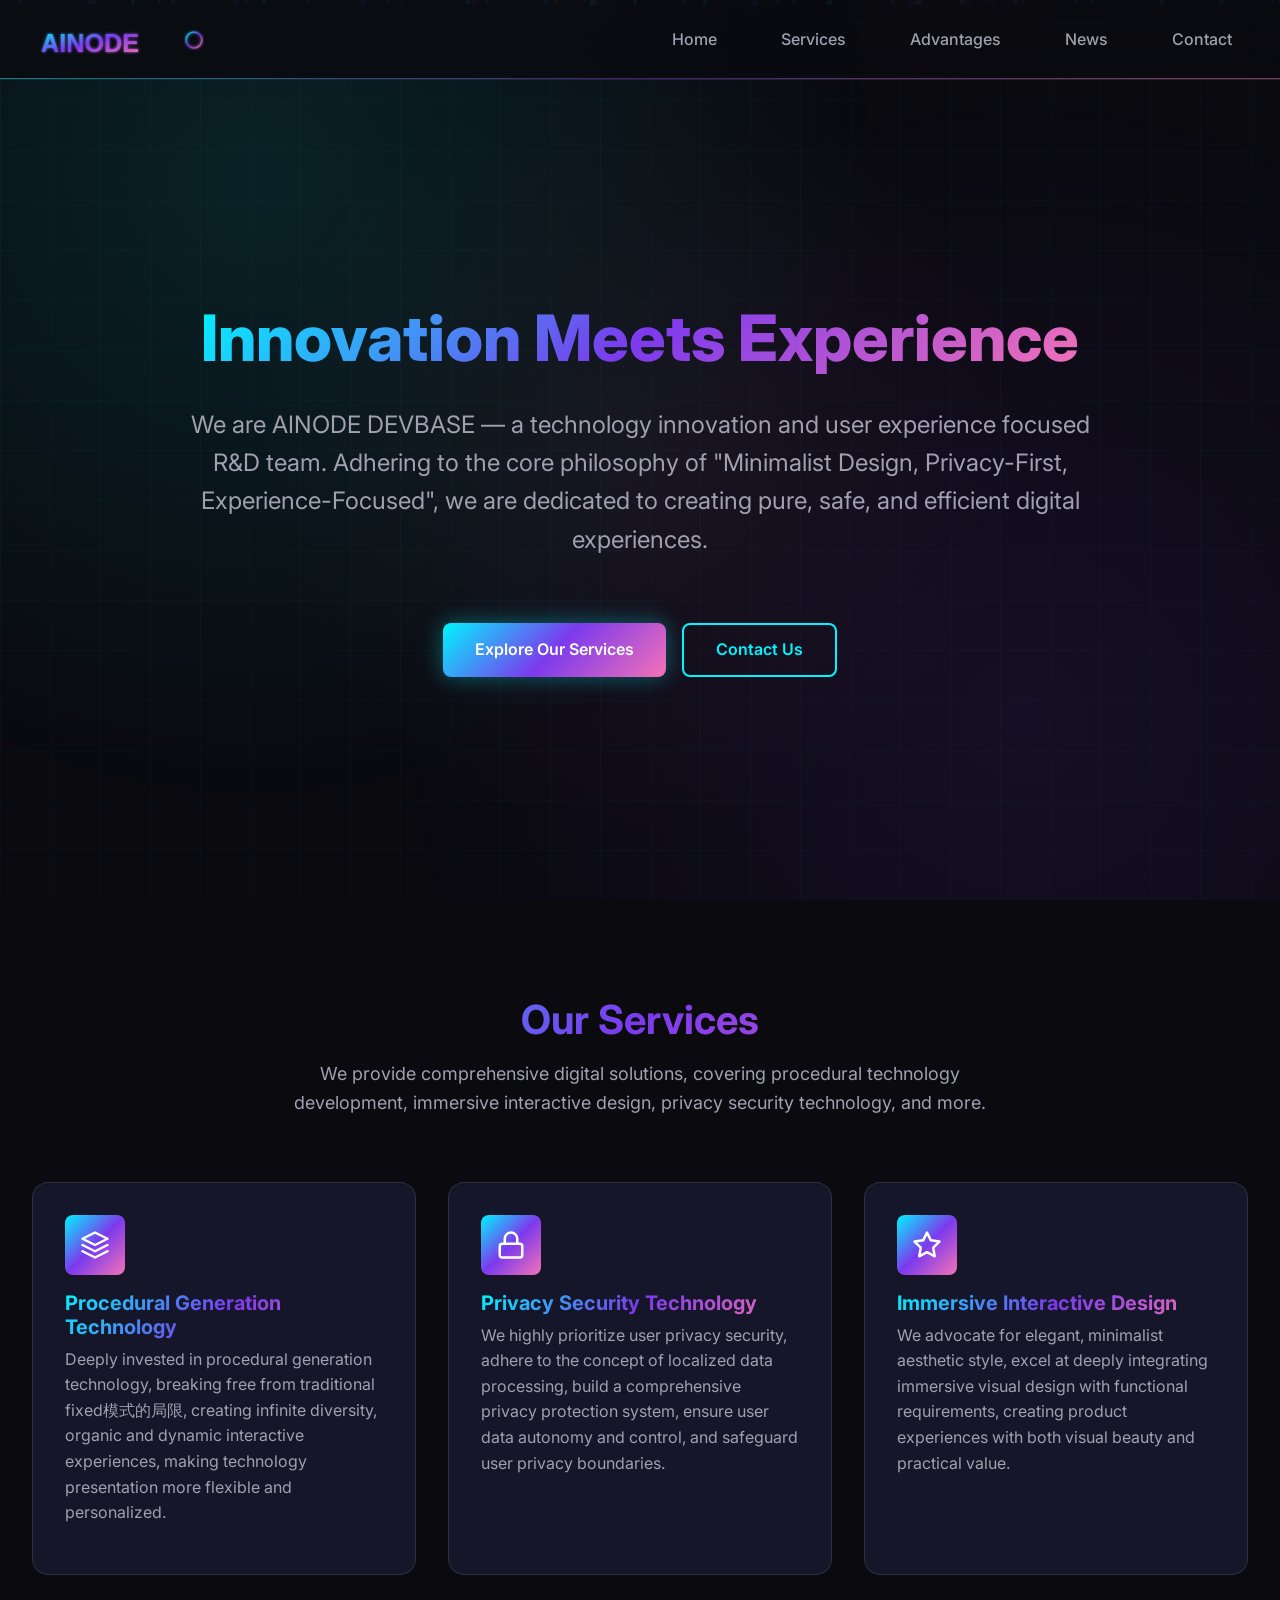
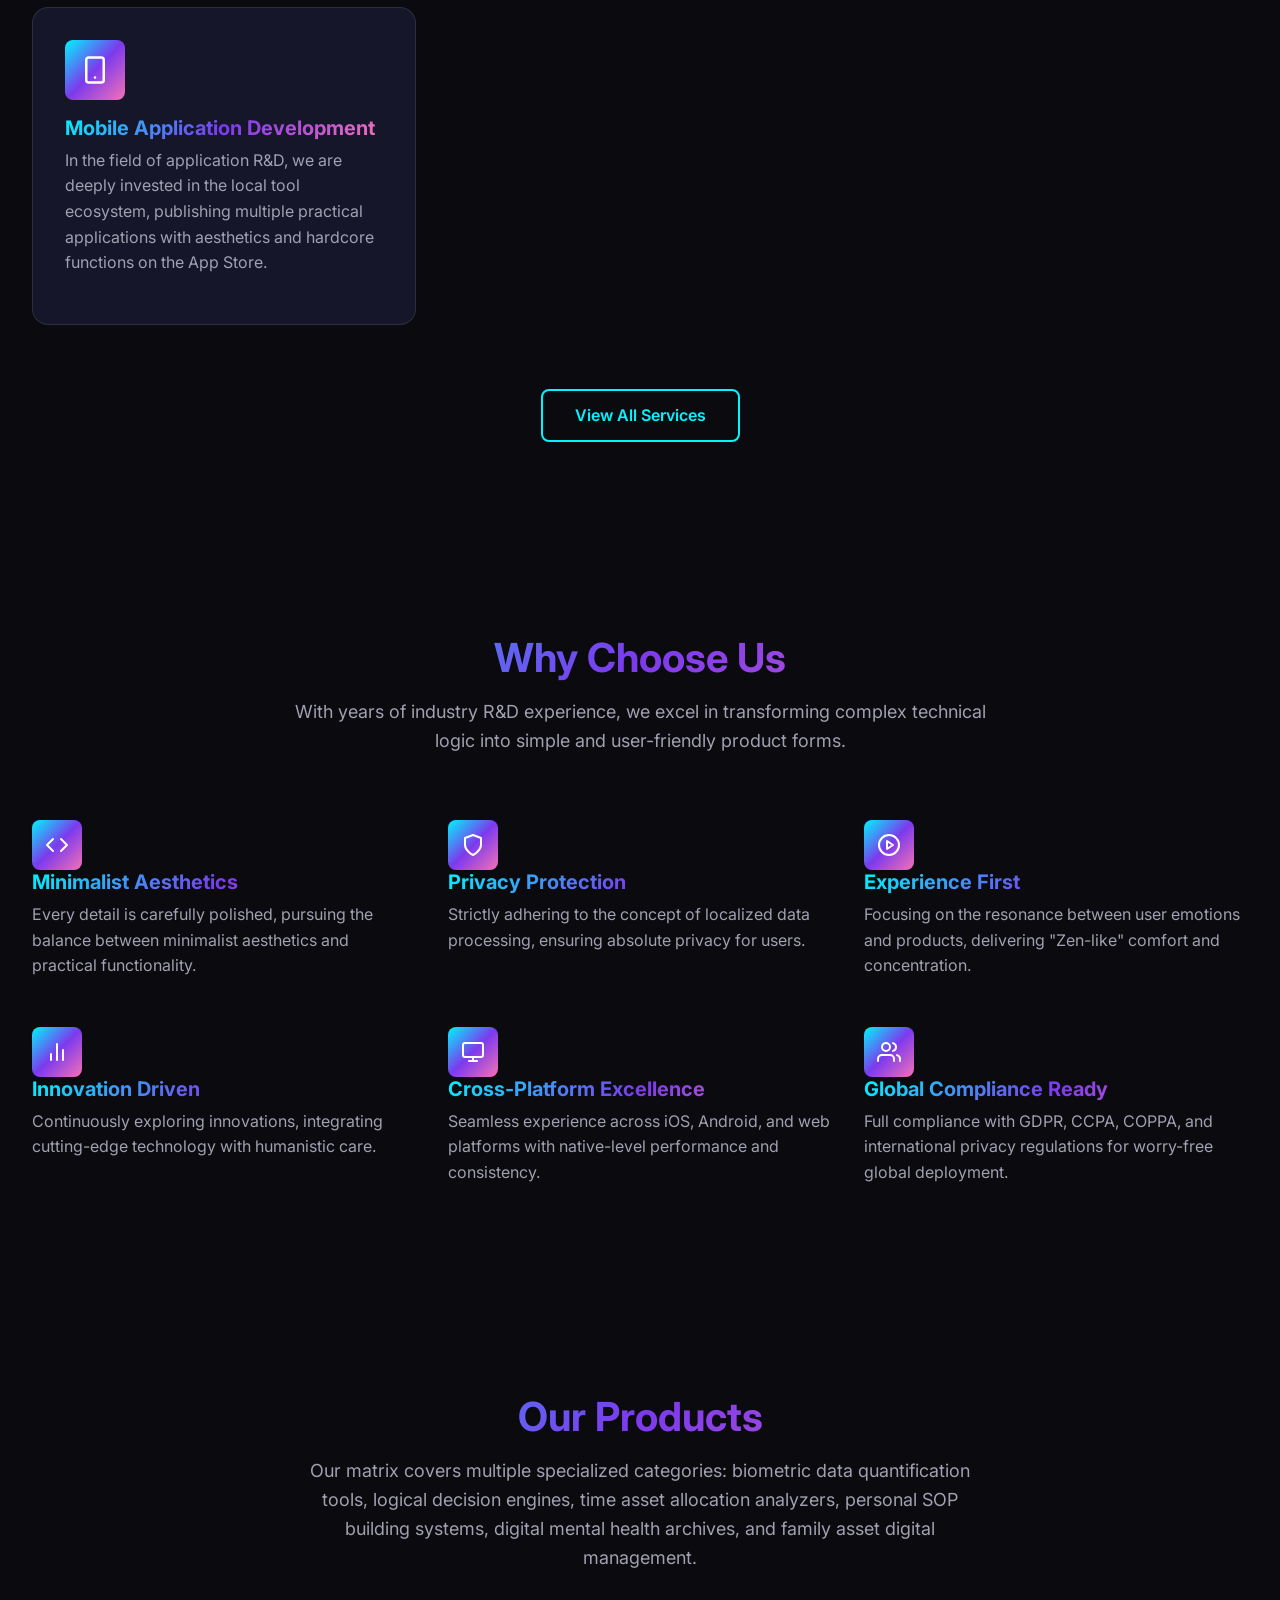
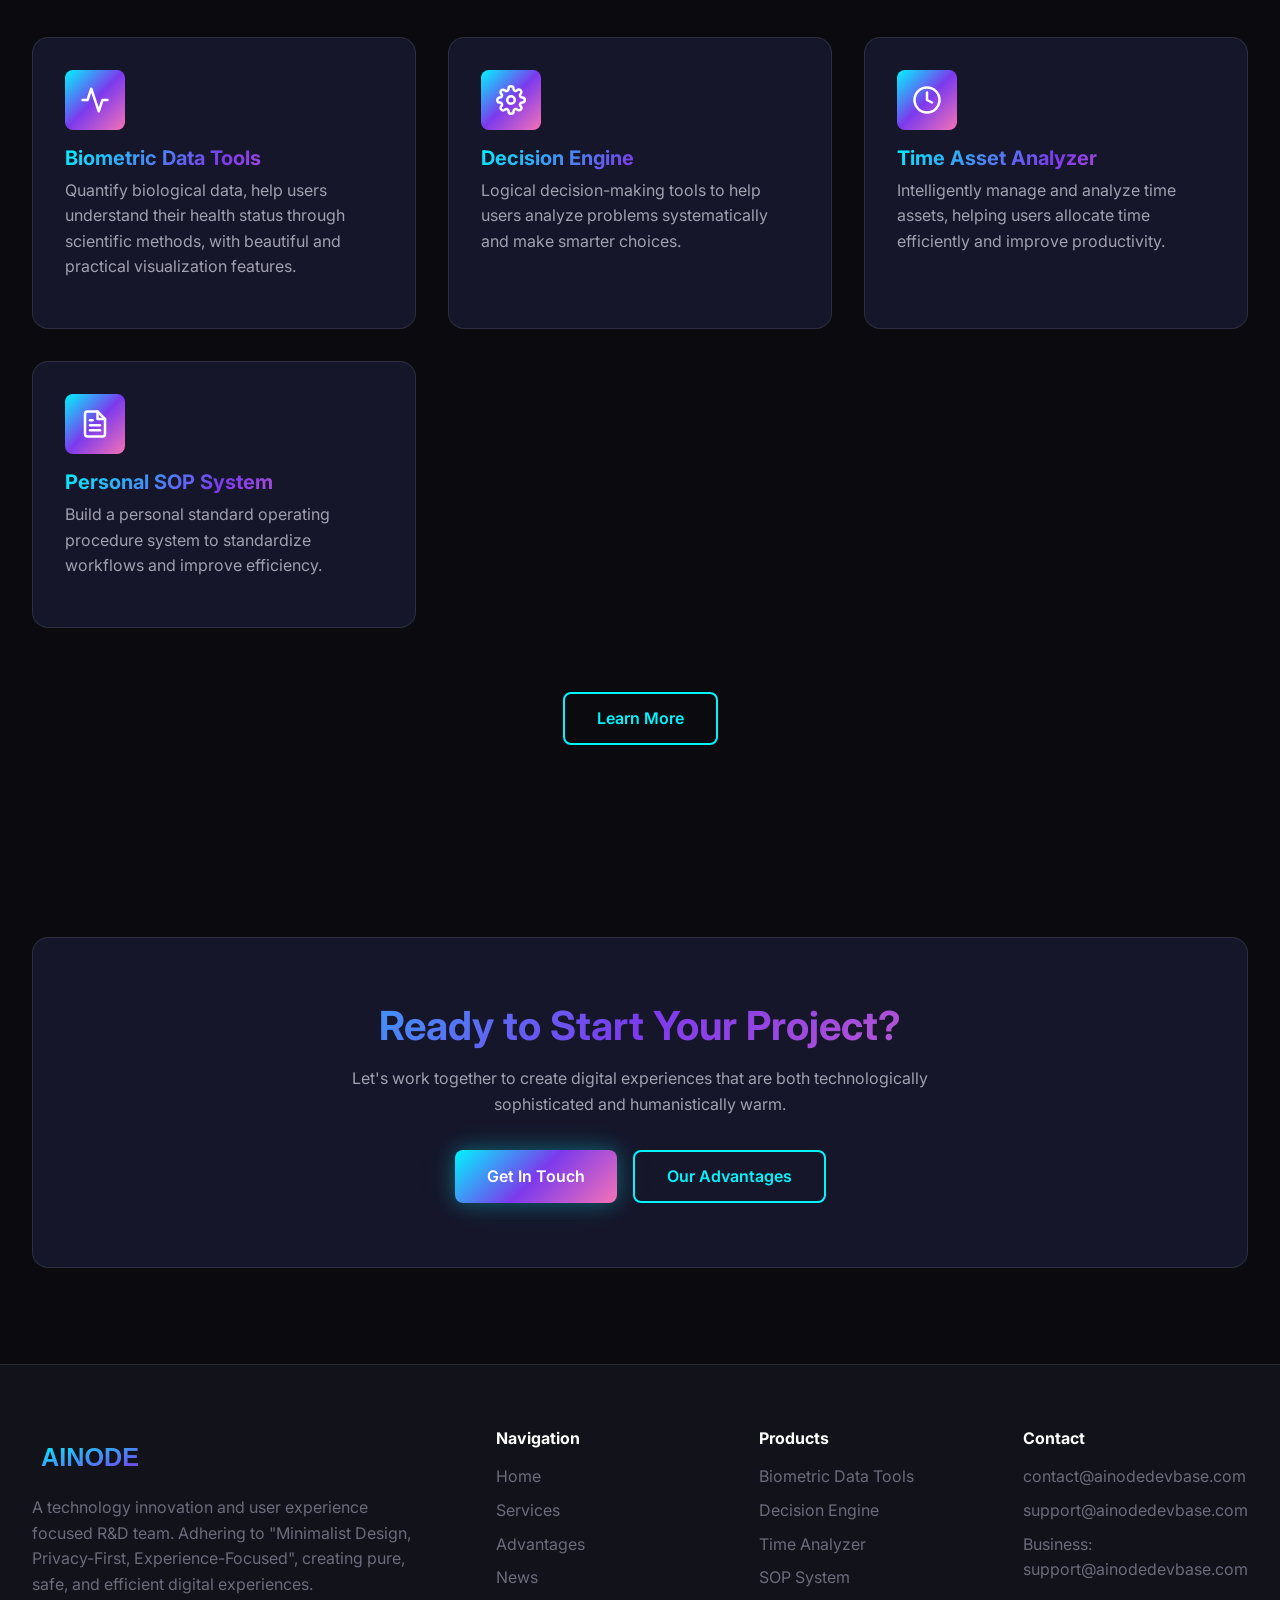
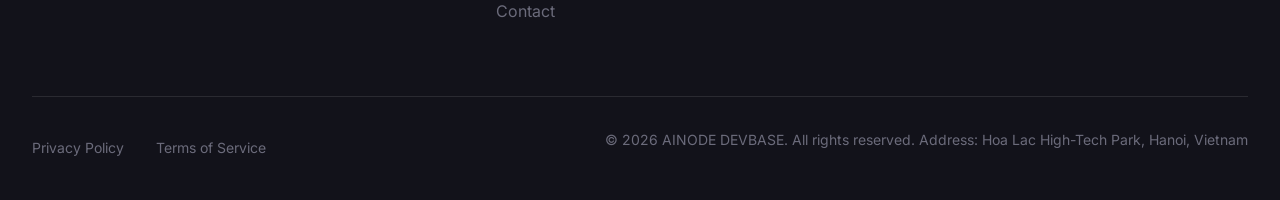
<file: index.html>
<!DOCTYPE html>
<html lang="en">
<head>
    <meta charset="UTF-8">
    <meta name="viewport" content="width=device-width, initial-scale=1.0">
    <meta http-equiv="X-UA-Compatible" content="IE=edge">
    
    <!-- SEO Meta Tags -->
    <title>AINODE DEVBASE - Innovation-Driven R&D Team | Minimalist Design, Privacy-First, Experience-Focused</title>
    <meta name="description" content="AINODE DEVBASE is a technology innovation and user experience focused R&D team. We specialize in procedural technology development and immersive interactive design, committed to creating digital products that combine technological sophistication with humanistic warmth.">
    <meta name="keywords" content="AINODE DEVBASE, technology innovation, procedural generation, immersive design, privacy-first, minimalist design, digital products, mobile app development, iOS, Android">
    <meta name="author" content="AINODE DEVBASE">
    <meta name="robots" content="index, follow, max-snippet:-1, max-image-preview:large, max-video-preview:-1">
    
    <!-- Open Graph / Facebook -->
    <meta property="og:type" content="website">
    <meta property="og:url" content="https://ainodedevbase.com/">
    <meta property="og:title" content="AINODE DEVBASE - Innovation-Driven R&D Team">
    <meta property="og:description" content="We specialize in procedural technology development and immersive interactive design, creating digital products with technological sophistication and humanistic warmth.">
    <meta property="og:image" content="https://ainodedevbase.com/images/og-image.png">
    <meta property="og:locale" content="en_US">
    <meta property="og:site_name" content="AINODE DEVBASE">
    
    <!-- Twitter -->
    <meta name="twitter:card" content="summary_large_image">
    <meta name="twitter:url" content="https://ainodedevbase.com/">
    <meta name="twitter:title" content="AINODE DEVBASE - Innovation-Driven R&D Team">
    <meta name="twitter:description" content="We specialize in procedural technology development and immersive interactive design.">
    <meta name="twitter:image" content="https://ainodedevbase.com/images/og-image.png">
    
    <!-- Canonical URL -->
    <link rel="canonical" href="https://ainodedevbase.com/">
    
    <!-- Favicon -->
    <link rel="icon" type="image/svg+xml" href="data:image/svg+xml,%3Csvg xmlns='http://www.w3.org/2000/svg' viewBox='0 0 200 50'%3E%3Cdefs%3E%3ClinearGradient id='g' x1='0%25' y1='0%25' x2='100%25' y2='100%25'%3E%3Cstop offset='0%25' stop-color='%2300f5ff'/%3E%3Cstop offset='100%25' stop-color='%237c3aed'/%3E%3C/linearGradient%3E%3C/defs%3E%3Ctext x='10' y='38' font-family='Arial' font-size='28' font-weight='bold' fill='url(%23g)'%3EAINODE%3C/text%3E%3C/svg%3E">
    
    <!-- Preconnect to external resources -->
    <link rel="preconnect" href="https://fonts.googleapis.com">
    <link rel="preconnect" href="https://fonts.gstatic.com" crossorigin>
    <link href="https://fonts.googleapis.com/css2?family=Inter:wght@300;400;500;600;700;800&display=swap" rel="stylesheet">
    
    <!-- Stylesheets -->
    <link rel="stylesheet" href="css/styles.css">
    
    <!-- Structured Data -->
    <script type="application/ld+json">
    {
        "@context": "https://schema.org",
        "@type": "Organization",
        "name": "AINODE DEVBASE",
        "url": "https://ainodedevbase.com",
        "logo": "https://ainodedevbase.com/images/logo.svg",
        "description": "Innovation-driven R&D team specializing in procedural technology and immersive interactive design",
        "address": {
            "@type": "PostalAddress",
            "addressLocality": "Hanoi",
            "addressRegion": "Ho Chi Minh City",
            "addressCountry": "Vietnam"
        },
        "contactPoint": {
            "@type": "ContactPoint",
            "email": "contact@ainodedevbase.com",
            "contactType": "Customer Support"
        }
    }
    </script>
</head>
<body>
    <!-- Custom Cursor Tracker -->
    <div class="cursor-tracker"></div>
    
    <!-- Header -->
    <header class="header">
        <div class="header-content">
            <a href="index.html" class="logo">
                <svg xmlns="http://www.w3.org/2000/svg" viewBox="0 0 200 50">
                    <defs>
                        <linearGradient id="logoGradient" x1="0%" y1="0%" x2="100%" y2="100%">
                            <stop offset="0%" style="stop-color:#00f5ff;stop-opacity:1" />
                            <stop offset="50%" style="stop-color:#7c3aed;stop-opacity:1" />
                            <stop offset="100%" style="stop-color:#f472b6;stop-opacity:1" />
                        </linearGradient>
                        <filter id="glow">
                            <feGaussianBlur stdDeviation="2" result="coloredBlur"/>
                            <feMerge>
                                <feMergeNode in="coloredBlur"/>
                                <feMergeNode in="SourceGraphic"/>
                            </feMerge>
                        </filter>
                    </defs>
                    <text x="10" y="38" font-family="Arial, sans-serif" font-size="28" font-weight="bold" fill="url(#logoGradient)" filter="url(#glow)">AINODE</text>
                    <circle cx="180" cy="25" r="8" fill="none" stroke="url(#logoGradient)" stroke-width="2" filter="url(#glow)">
                        <animate attributeName="r" values="8;10;8" dur="2s" repeatCount="indefinite"/>
                        <animate attributeName="opacity" values="1;0.5;1" dur="2s" repeatCount="indefinite"/>
                    </circle>
                </svg>
            </a>
            <nav>
                <ul class="nav-menu">
                    <li><a href="index.html" class="active">Home</a></li>
                    <li><a href="services.html">Services</a></li>
                    <li><a href="advantages.html">Advantages</a></li>
                    <li><a href="news.html">News</a></li>
                    <li><a href="contact.html">Contact</a></li>
                </ul>
            </nav>
            <div class="mobile-toggle">
                <span></span>
                <span></span>
                <span></span>
            </div>
        </div>
    </header>

    <!-- Hero Section -->
    <section class="hero" id="home">
        <div class="hero-particles"></div>
        <div class="hero-content visible">
            <h1 class="hero-title glitch-text" data-text="Innovation Meets Experience">Innovation Meets Experience</h1>
            <p class="hero-subtitle">
                We are AINODE DEVBASE — a technology innovation and user experience focused R&D team. Adhering to the core philosophy of "Minimalist Design, Privacy-First, Experience-Focused", we are dedicated to creating pure, safe, and efficient digital experiences.
            </p>
            <div class="hero-buttons">
                <a href="services.html" class="btn btn-primary">Explore Our Services</a>
                <a href="contact.html" class="btn btn-secondary">Contact Us</a>
            </div>
        </div>
    </section>

    <!-- Services Preview Section -->
    <section class="section" id="services-preview">
        <div class="container">
            <div class="section-header fade-in">
                <h2>Our Services</h2>
                <p>We provide comprehensive digital solutions, covering procedural technology development, immersive interactive design, privacy security technology, and more.</p>
            </div>
            <div class="services-grid">
                <article class="card service-card fade-in delay-1">
                    <div class="card-icon">
                        <svg xmlns="http://www.w3.org/2000/svg" viewBox="0 0 24 24" fill="none" stroke="currentColor" stroke-width="2" stroke-linecap="round" stroke-linejoin="round">
                            <path d="M12 2L2 7l10 5 10-5-10-5z"/>
                            <path d="M2 17l10 5 10-5"/>
                            <path d="M2 12l10 5 10-5"/>
                        </svg>
                    </div>
                    <div class="card-content">
                        <h3 class="card-title">Procedural Generation Technology</h3>
                        <p>Deeply invested in procedural generation technology, breaking free from traditional fixed模式的局限, creating infinite diversity, organic and dynamic interactive experiences, making technology presentation more flexible and personalized.</p>
                    </div>
                </article>
                <article class="card service-card fade-in delay-2">
                    <div class="card-icon">
                        <svg xmlns="http://www.w3.org/2000/svg" viewBox="0 0 24 24" fill="none" stroke="currentColor" stroke-width="2" stroke-linecap="round" stroke-linejoin="round">
                            <rect x="3" y="11" width="18" height="11" rx="2" ry="2"/>
                            <path d="M7 11V7a5 5 0 0 1 10 0v4"/>
                        </svg>
                    </div>
                    <div class="card-content">
                        <h3 class="card-title">Privacy Security Technology</h3>
                        <p>We highly prioritize user privacy security, adhere to the concept of localized data processing, build a comprehensive privacy protection system, ensure user data autonomy and control, and safeguard user privacy boundaries.</p>
                    </div>
                </article>
                <article class="card service-card fade-in delay-3">
                    <div class="card-icon">
                        <svg xmlns="http://www.w3.org/2000/svg" viewBox="0 0 24 24" fill="none" stroke="currentColor" stroke-width="2" stroke-linecap="round" stroke-linejoin="round">
                            <polygon points="12 2 15.09 8.26 22 9.27 17 14.14 18.18 21.02 12 17.77 5.82 21.02 7 14.14 2 9.27 8.91 8.26 12 2"/>
                        </svg>
                    </div>
                    <div class="card-content">
                        <h3 class="card-title">Immersive Interactive Design</h3>
                        <p>We advocate for elegant, minimalist aesthetic style, excel at deeply integrating immersive visual design with functional requirements, creating product experiences with both visual beauty and practical value.</p>
                    </div>
                </article>
                <article class="card service-card fade-in delay-4">
                    <div class="card-icon">
                        <svg xmlns="http://www.w3.org/2000/svg" viewBox="0 0 24 24" fill="none" stroke="currentColor" stroke-width="2" stroke-linecap="round" stroke-linejoin="round">
                            <rect x="5" y="2" width="14" height="20" rx="2" ry="2"/>
                            <line x1="12" y1="18" x2="12.01" y2="18"/>
                        </svg>
                    </div>
                    <div class="card-content">
                        <h3 class="card-title">Mobile Application Development</h3>
                        <p>In the field of application R&D, we are deeply invested in the local tool ecosystem, publishing multiple practical applications with aesthetics and hardcore functions on the App Store.</p>
                    </div>
                </article>
            </div>
            <div class="text-center mt-lg fade-in">
                <a href="services.html" class="btn btn-secondary">View All Services</a>
            </div>
        </div>
    </section>

    <!-- Features Section -->
    <section class="section" id="features">
        <div class="container">
            <div class="section-header fade-in">
                <h2>Why Choose Us</h2>
                <p>With years of industry R&D experience, we excel in transforming complex technical logic into simple and user-friendly product forms.</p>
            </div>
            <div class="features-grid">
                <div class="feature-item fade-in delay-1">
                    <div class="feature-icon">
                        <svg xmlns="http://www.w3.org/2000/svg" viewBox="0 0 24 24" fill="none" stroke="currentColor" stroke-width="2" stroke-linecap="round" stroke-linejoin="round">
                            <polyline points="16 18 22 12 16 6"/>
                            <polyline points="8 6 2 12 8 18"/>
                        </svg>
                    </div>
                    <div class="feature-content">
                        <h4>Minimalist Aesthetics</h4>
                        <p>Every detail is carefully polished, pursuing the balance between minimalist aesthetics and practical functionality.</p>
                    </div>
                </div>
                <div class="feature-item fade-in delay-2">
                    <div class="feature-icon">
                        <svg xmlns="http://www.w3.org/2000/svg" viewBox="0 0 24 24" fill="none" stroke="currentColor" stroke-width="2" stroke-linecap="round" stroke-linejoin="round">
                            <path d="M12 22s8-4 8-10V5l-8-3-8 3v7c0 6 8 10 8 10z"/>
                        </svg>
                    </div>
                    <div class="feature-content">
                        <h4>Privacy Protection</h4>
                        <p>Strictly adhering to the concept of localized data processing, ensuring absolute privacy for users.</p>
                    </div>
                </div>
                <div class="feature-item fade-in delay-3">
                    <div class="feature-icon">
                        <svg xmlns="http://www.w3.org/2000/svg" viewBox="0 0 24 24" fill="none" stroke="currentColor" stroke-width="2" stroke-linecap="round" stroke-linejoin="round">
                            <circle cx="12" cy="12" r="10"/>
                            <polygon points="10 8 16 12 10 16 10 8"/>
                        </svg>
                    </div>
                    <div class="feature-content">
                        <h4>Experience First</h4>
                        <p>Focusing on the resonance between user emotions and products, delivering "Zen-like" comfort and concentration.</p>
                    </div>
                </div>
                <div class="feature-item fade-in delay-4">
                    <div class="feature-icon">
                        <svg xmlns="http://www.w3.org/2000/svg" viewBox="0 0 24 24" fill="none" stroke="currentColor" stroke-width="2" stroke-linecap="round" stroke-linejoin="round">
                            <path d="M18 20V10"/>
                            <path d="M12 20V4"/>
                            <path d="M6 20v-6"/>
                        </svg>
                    </div>
                    <div class="feature-content">
                        <h4>Innovation Driven</h4>
                        <p>Continuously exploring innovations, integrating cutting-edge technology with humanistic care.</p>
                    </div>
                </div>
                <div class="feature-item fade-in delay-5">
                    <div class="feature-icon">
                        <svg xmlns="http://www.w3.org/2000/svg" viewBox="0 0 24 24" fill="none" stroke="currentColor" stroke-width="2" stroke-linecap="round" stroke-linejoin="round">
                            <rect x="2" y="3" width="20" height="14" rx="2" ry="2"/>
                            <line x1="8" y1="21" x2="16" y2="21"/>
                            <line x1="12" y1="17" x2="12" y2="21"/>
                        </svg>
                    </div>
                    <div class="feature-content">
                        <h4>Cross-Platform Excellence</h4>
                        <p>Seamless experience across iOS, Android, and web platforms with native-level performance and consistency.</p>
                    </div>
                </div>
                <div class="feature-item fade-in delay-5">
                    <div class="feature-icon">
                        <svg xmlns="http://www.w3.org/2000/svg" viewBox="0 0 24 24" fill="none" stroke="currentColor" stroke-width="2" stroke-linecap="round" stroke-linejoin="round">
                            <path d="M17 21v-2a4 4 0 0 0-4-4H5a4 4 0 0 0-4 4v2"/>
                            <circle cx="9" cy="7" r="4"/>
                            <path d="M23 21v-2a4 4 0 0 0-3-3.87"/>
                            <path d="M16 3.13a4 4 0 0 1 0 7.75"/>
                        </svg>
                    </div>
                    <div class="feature-content">
                        <h4>Global Compliance Ready</h4>
                        <p>Full compliance with GDPR, CCPA, COPPA, and international privacy regulations for worry-free global deployment.</p>
                    </div>
                </div>
            </div>
        </div>
    </section>

    <!-- Products Section -->
    <section class="section" id="products">
        <div class="container">
            <div class="section-header fade-in">
                <h2>Our Products</h2>
                <p>Our matrix covers multiple specialized categories: biometric data quantification tools, logical decision engines, time asset allocation analyzers, personal SOP building systems, digital mental health archives, and family asset digital management.</p>
            </div>
            <div class="services-grid">
                <article class="card service-card fade-in delay-1">
                    <div class="card-icon">
                        <svg xmlns="http://www.w3.org/2000/svg" viewBox="0 0 24 24" fill="none" stroke="currentColor" stroke-width="2" stroke-linecap="round" stroke-linejoin="round">
                            <path d="M22 12h-4l-3 9L9 3l-3 9H2"/>
                        </svg>
                    </div>
                    <div class="card-content">
                        <h3 class="card-title">Biometric Data Tools</h3>
                        <p>Quantify biological data, help users understand their health status through scientific methods, with beautiful and practical visualization features.</p>
                    </div>
                </article>
                <article class="card service-card fade-in delay-2">
                    <div class="card-icon">
                        <svg xmlns="http://www.w3.org/2000/svg" viewBox="0 0 24 24" fill="none" stroke="currentColor" stroke-width="2" stroke-linecap="round" stroke-linejoin="round">
                            <circle cx="12" cy="12" r="3"/>
                            <path d="M19.4 15a1.65 1.65 0 0 0 .33 1.82l.06.06a2 2 0 0 1 0 2.83 2 2 0 0 1-2.83 0l-.06-.06a1.65 1.65 0 0 0-1.82-.33 1.65 1.65 0 0 0-1 1.51V21a2 2 0 0 1-2 2 2 2 0 0 1-2-2v-.09A1.65 1.65 0 0 0 9 19.4a1.65 1.65 0 0 0-1.82.33l-.06.06a2 2 0 0 1-2.83 0 2 2 0 0 1 0-2.83l.06-.06a1.65 1.65 0 0 0 .33-1.82 1.65 1.65 0 0 0-1.51-1H3a2 2 0 0 1-2-2 2 2 0 0 1 2-2h.09A1.65 1.65 0 0 0 4.6 9a1.65 1.65 0 0 0-.33-1.82l-.06-.06a2 2 0 0 1 0-2.83 2 2 0 0 1 2.83 0l.06.06a1.65 1.65 0 0 0 1.82.33H9a1.65 1.65 0 0 0 1-1.51V3a2 2 0 0 1 2-2 2 2 0 0 1 2 2v.09a1.65 1.65 0 0 0 1 1.51 1.65 1.65 0 0 0 1.82-.33l.06-.06a2 2 0 0 1 2.83 0 2 2 0 0 1 0 2.83l-.06.06a1.65 1.65 0 0 0-.33 1.82V9a1.65 1.65 0 0 0 1.51 1H21a2 2 0 0 1 2 2 2 2 0 0 1-2 2h-.09a1.65 1.65 0 0 0-1.51 1z"/>
                        </svg>
                    </div>
                    <div class="card-content">
                        <h3 class="card-title">Decision Engine</h3>
                        <p>Logical decision-making tools to help users analyze problems systematically and make smarter choices.</p>
                    </div>
                </article>
                <article class="card service-card fade-in delay-3">
                    <div class="card-icon">
                        <svg xmlns="http://www.w3.org/2000/svg" viewBox="0 0 24 24" fill="none" stroke="currentColor" stroke-width="2" stroke-linecap="round" stroke-linejoin="round">
                            <circle cx="12" cy="12" r="10"/>
                            <polyline points="12 6 12 12 16 14"/>
                        </svg>
                    </div>
                    <div class="card-content">
                        <h3 class="card-title">Time Asset Analyzer</h3>
                        <p>Intelligently manage and analyze time assets, helping users allocate time efficiently and improve productivity.</p>
                    </div>
                </article>
                <article class="card service-card fade-in delay-4">
                    <div class="card-icon">
                        <svg xmlns="http://www.w3.org/2000/svg" viewBox="0 0 24 24" fill="none" stroke="currentColor" stroke-width="2" stroke-linecap="round" stroke-linejoin="round">
                            <path d="M14 2H6a2 2 0 0 0-2 2v16a2 2 0 0 0 2 2h12a2 2 0 0 0 2-2V8z"/>
                            <polyline points="14 2 14 8 20 8"/>
                            <line x1="16" y1="13" x2="8" y2="13"/>
                            <line x1="16" y1="17" x2="8" y2="17"/>
                            <polyline points="10 9 9 9 8 9"/>
                        </svg>
                    </div>
                    <div class="card-content">
                        <h3 class="card-title">Personal SOP System</h3>
                        <p>Build a personal standard operating procedure system to standardize workflows and improve efficiency.</p>
                    </div>
                </article>
            </div>
            <div class="text-center mt-lg fade-in">
                <a href="services.html" class="btn btn-secondary">Learn More</a>
            </div>
        </div>
    </section>

    <!-- CTA Section -->
    <section class="section" id="cta">
        <div class="container">
            <div class="card fade-in" style="text-align: center; padding: 4rem 2rem;">
                <h2 style="margin-bottom: 1rem;">Ready to Start Your Project?</h2>
                <p style="max-width: 600px; margin: 0 auto 2rem;">Let's work together to create digital experiences that are both technologically sophisticated and humanistically warm.</p>
                <div class="hero-buttons" style="justify-content: center;">
                    <a href="contact.html" class="btn btn-primary">Get In Touch</a>
                    <a href="advantages.html" class="btn btn-secondary">Our Advantages</a>
                </div>
            </div>
        </div>
    </section>

    <!-- Footer -->
    <footer class="footer">
        <div class="container">
            <div class="footer-content">
                <div class="footer-brand">
                    <a href="index.html" class="logo">
                        <svg xmlns="http://www.w3.org/2000/svg" viewBox="0 0 200 50" width="150" height="40">
                            <defs>
                                <linearGradient id="footerLogoGradient" x1="0%" y1="0%" x2="100%" y2="100%">
                                    <stop offset="0%" style="stop-color:#00f5ff;stop-opacity:1" />
                                    <stop offset="100%" style="stop-color:#7c3aed;stop-opacity:1" />
                                </linearGradient>
                            </defs>
                            <text x="10" y="38" font-family="Arial, sans-serif" font-size="28" font-weight="bold" fill="url(#footerLogoGradient)">AINODE</text>
                        </svg>
                    </a>
                    <p>A technology innovation and user experience focused R&D team. Adhering to "Minimalist Design, Privacy-First, Experience-Focused", creating pure, safe, and efficient digital experiences.</p>
                </div>
                <div class="footer-links">
                    <h4>Navigation</h4>
                    <ul>
                        <li><a href="index.html">Home</a></li>
                        <li><a href="services.html">Services</a></li>
                        <li><a href="advantages.html">Advantages</a></li>
                        <li><a href="news.html">News</a></li>
                        <li><a href="contact.html">Contact</a></li>
                    </ul>
                </div>
                <div class="footer-links">
                    <h4>Products</h4>
                    <ul>
                        <li><a href="services.html">Biometric Data Tools</a></li>
                        <li><a href="services.html">Decision Engine</a></li>
                        <li><a href="services.html">Time Analyzer</a></li>
                        <li><a href="services.html">SOP System</a></li>
                    </ul>
                </div>
                <div class="footer-links">
                    <h4>Contact</h4>
                    <ul>
                        <li><a href="mailto:contact@ainodedevbase.com">contact@ainodedevbase.com</a></li>
                        <li><a href="mailto:support@ainodedevbase.com">support@ainodedevbase.com</a></li>
                        <li><span style="color: var(--text-muted);">Business: support@ainodedevbase.com</span></li>
                    </ul>
                </div>
            </div>
            <div class="footer-bottom">
                <div class="footer-legal">
                    <a href="privacy.html">Privacy Policy</a>
                    <a href="terms.html">Terms of Service</a>
                </div>
                <p class="footer-copyright">&copy; 2026 AINODE DEVBASE. All rights reserved. Address: Hoa Lac High-Tech Park, Hanoi, Vietnam</p>
            </div>
        </div>
    </footer>

    <!-- Scripts -->
    <script src="js/main.js"></script>
</body>
</html>
</file>
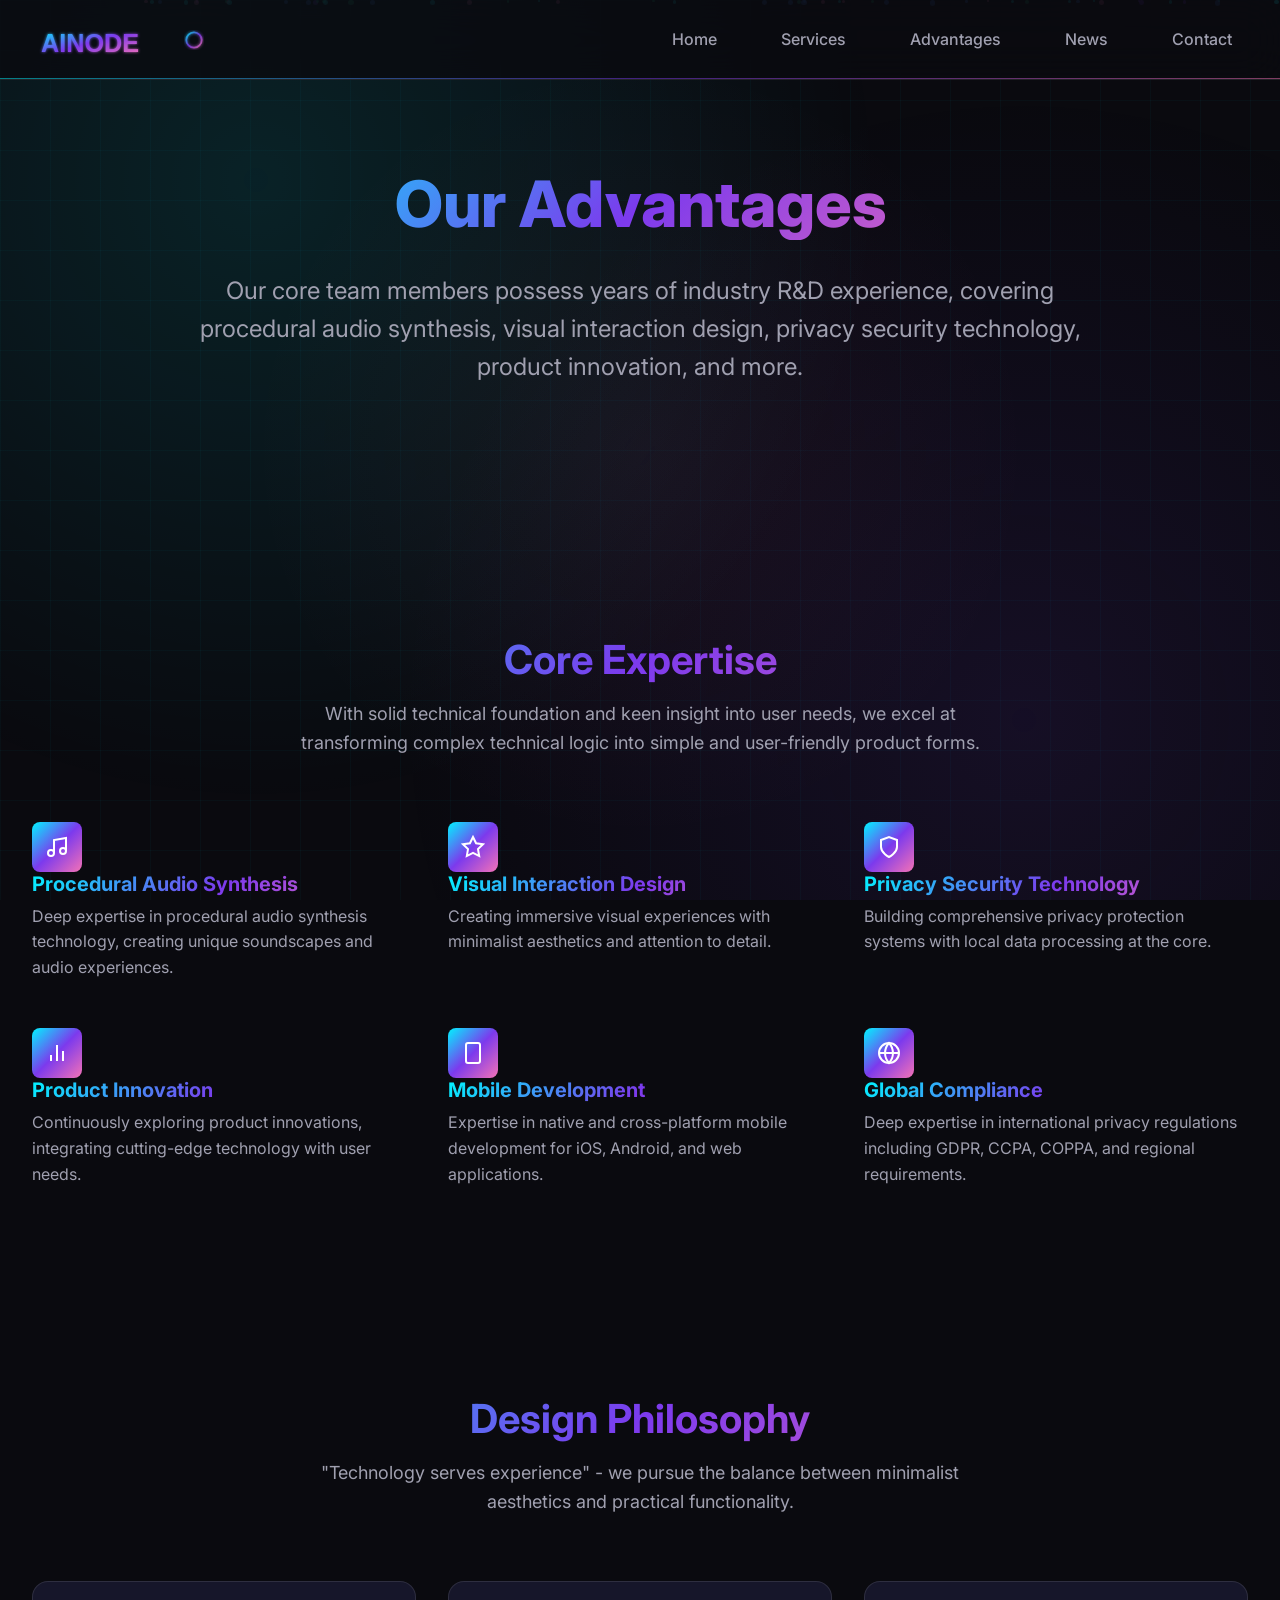
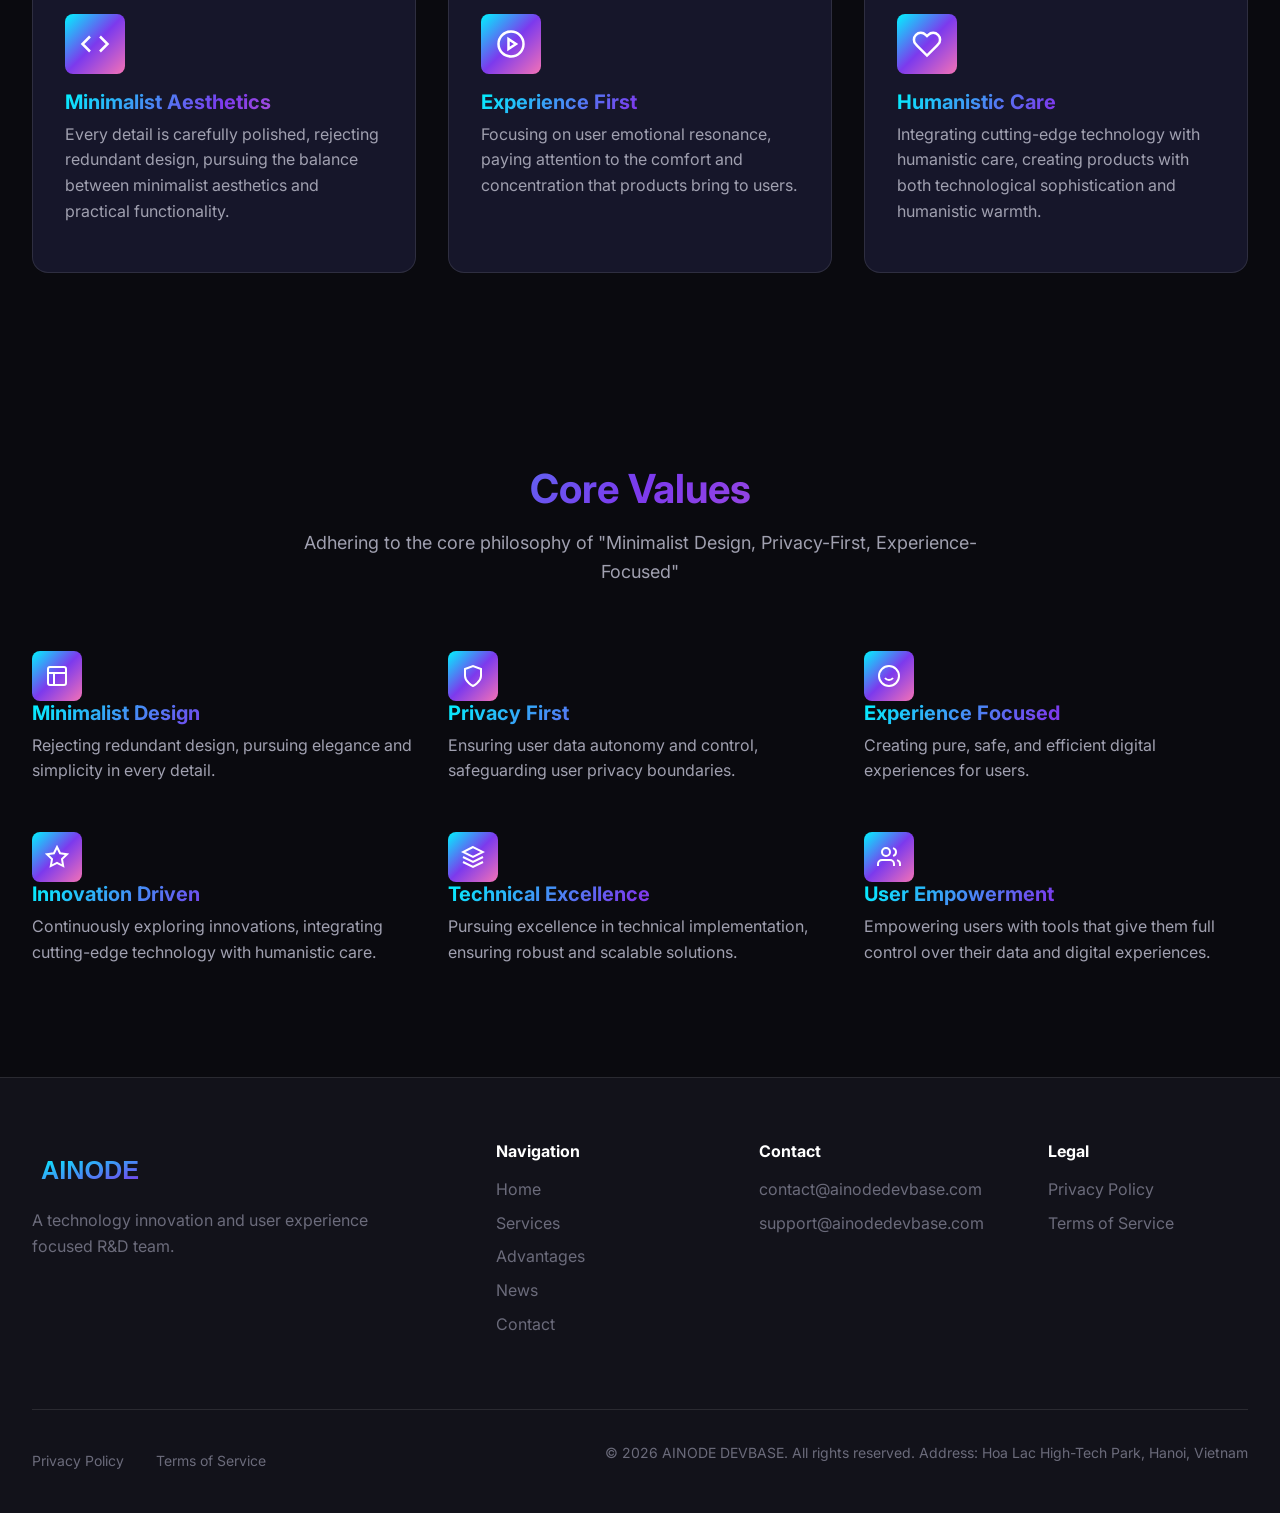
<file: advantages.html>
<!DOCTYPE html>
<html lang="en">
<head>
    <meta charset="UTF-8">
    <meta name="viewport" content="width=device-width, initial-scale=1.0">
    <title>Our Advantages - AINODE DEVBASE | Team Expertise & Core Strengths</title>
    <meta name="description" content="Discover AINODE DEVBASE's core advantages: experienced team, technical expertise in procedural audio synthesis, visual design, privacy security, and product innovation.">
    <meta name="robots" content="index, follow">
    <link rel="canonical" href="https://ainodedevbase.com/advantages.html">
    <link rel="icon" type="image/svg+xml" href="data:image/svg+xml,%3Csvg xmlns='http://www.w3.org/2000/svg' viewBox='0 0 200 50'%3E%3Cdefs%3E%3ClinearGradient id='g' x1='0%25' y1='0%25' x2='100%25' y2='100%25'%3E%3Cstop offset='0%25' stop-color='%2300f5ff'/%3E%3Cstop offset='100%25' stop-color='%237c3aed'/%3E%3C/linearGradient%3E%3C/defs%3E%3Ctext x='10' y='38' font-family='Arial' font-size='28' font-weight='bold' fill='url(%23g)'%3EAINODE%3C/text%3E%3C/svg%3E">
    <link rel="preconnect" href="https://fonts.googleapis.com">
    <link rel="preconnect" href="https://fonts.gstatic.com" crossorigin>
    <link href="https://fonts.googleapis.com/css2?family=Inter:wght@300;400;500;600;700;800&display=swap" rel="stylesheet">
    <link rel="stylesheet" href="css/styles.css">
</head>
<body>
    <div class="cursor-tracker"></div>
    <header class="header">
        <div class="header-content">
            <a href="index.html" class="logo">
                <svg xmlns="http://www.w3.org/2000/svg" viewBox="0 0 200 50">
                    <defs>
                        <linearGradient id="logoGradient" x1="0%" y1="0%" x2="100%" y2="100%">
                            <stop offset="0%" style="stop-color:#00f5ff;stop-opacity:1" />
                            <stop offset="50%" style="stop-color:#7c3aed;stop-opacity:1" />
                            <stop offset="100%" style="stop-color:#f472b6;stop-opacity:1" />
                        </linearGradient>
                        <filter id="glow"><feGaussianBlur stdDeviation="2" result="coloredBlur"/><feMerge><feMergeNode in="coloredBlur"/><feMergeNode in="SourceGraphic"/></feMerge></filter>
                    </defs>
                    <text x="10" y="38" font-family="Arial, sans-serif" font-size="28" font-weight="bold" fill="url(#logoGradient)" filter="url(#glow)">AINODE</text>
                    <circle cx="180" cy="25" r="8" fill="none" stroke="url(#logoGradient)" stroke-width="2" filter="url(#glow)"><animate attributeName="r" values="8;10;8" dur="2s" repeatCount="indefinite"/><animate attributeName="opacity" values="1;0.5;1" dur="2s" repeatCount="indefinite"/></circle>
                </svg>
            </a>
            <nav>
                <ul class="nav-menu">
                    <li><a href="index.html">Home</a></li>
                    <li><a href="services.html">Services</a></li>
                    <li><a href="advantages.html" class="active">Advantages</a></li>
                    <li><a href="news.html">News</a></li>
                    <li><a href="contact.html">Contact</a></li>
                </ul>
            </nav>
            <div class="mobile-toggle"><span></span><span></span><span></span></div>
        </div>
    </header>

    <section class="hero" style="min-height: 60vh;">
        <div class="hero-particles"></div>
        <div class="hero-content">
            <h1 class="hero-title">Our Advantages</h1>
            <p class="hero-subtitle">Our core team members possess years of industry R&D experience, covering procedural audio synthesis, visual interaction design, privacy security technology, product innovation, and more.</p>
        </div>
    </section>

    <section class="section" id="expertise">
        <div class="container">
            <div class="section-header fade-in">
                <h2>Core Expertise</h2>
                <p>With solid technical foundation and keen insight into user needs, we excel at transforming complex technical logic into simple and user-friendly product forms.</p>
            </div>
            <div class="features-grid">
                <div class="feature-item fade-in delay-1">
                    <div class="feature-icon"><svg xmlns="http://www.w3.org/2000/svg" viewBox="0 0 24 24" fill="none" stroke="currentColor" stroke-width="2"><path d="M9 18V5l12-2v13"/><circle cx="6" cy="18" r="3"/><circle cx="18" cy="16" r="3"/></svg></div>
                    <div class="feature-content">
                        <h4>Procedural Audio Synthesis</h4>
                        <p>Deep expertise in procedural audio synthesis technology, creating unique soundscapes and audio experiences.</p>
                    </div>
                </div>
                <div class="feature-item fade-in delay-2">
                    <div class="feature-icon"><svg xmlns="http://www.w3.org/2000/svg" viewBox="0 0 24 24" fill="none" stroke="currentColor" stroke-width="2"><polygon points="12 2 15.09 8.26 22 9.27 17 14.14 18.18 21.02 12 17.77 5.82 21.02 7 14.14 2 9.27 8.91 8.26 12 2"/></svg></div>
                    <div class="feature-content">
                        <h4>Visual Interaction Design</h4>
                        <p>Creating immersive visual experiences with minimalist aesthetics and attention to detail.</p>
                    </div>
                </div>
                <div class="feature-item fade-in delay-3">
                    <div class="feature-icon"><svg xmlns="http://www.w3.org/2000/svg" viewBox="0 0 24 24" fill="none" stroke="currentColor" stroke-width="2"><path d="M12 22s8-4 8-10V5l-8-3-8 3v7c0 6 8 10 8 10z"/></svg></div>
                    <div class="feature-content">
                        <h4>Privacy Security Technology</h4>
                        <p>Building comprehensive privacy protection systems with local data processing at the core.</p>
                    </div>
                </div>
                <div class="feature-item fade-in delay-4">
                    <div class="feature-icon"><svg xmlns="http://www.w3.org/2000/svg" viewBox="0 0 24 24" fill="none" stroke="currentColor" stroke-width="2"><path d="M18 20V10"/><path d="M12 20V4"/><path d="M6 20v-6"/></svg></div>
                    <div class="feature-content">
                        <h4>Product Innovation</h4>
                        <p>Continuously exploring product innovations, integrating cutting-edge technology with user needs.</p>
                    </div>
                </div>
                <div class="feature-item fade-in delay-5">
                    <div class="feature-icon"><svg xmlns="http://www.w3.org/2000/svg" viewBox="0 0 24 24" fill="none" stroke="currentColor" stroke-width="2"><rect x="5" y="2" width="14" height="20" rx="2" ry="2"/><line x1="12" y1="18" x2="12.01" y2="18"/></svg></div>
                    <div class="feature-content">
                        <h4>Mobile Development</h4>
                        <p>Expertise in native and cross-platform mobile development for iOS, Android, and web applications.</p>
                    </div>
                </div>
                <div class="feature-item fade-in delay-6">
                    <div class="feature-icon"><svg xmlns="http://www.w3.org/2000/svg" viewBox="0 0 24 24" fill="none" stroke="currentColor" stroke-width="2"><circle cx="12" cy="12" r="10"/><line x1="2" y1="12" x2="22" y2="12"/><path d="M12 2a15.3 15.3 0 0 1 4 10 15.3 15.3 0 0 1-4 10 15.3 15.3 0 0 1-4-10 15.3 15.3 0 0 1 4-10z"/></svg></div>
                    <div class="feature-content">
                        <h4>Global Compliance</h4>
                        <p>Deep expertise in international privacy regulations including GDPR, CCPA, COPPA, and regional requirements.</p>
                    </div>
                </div>
            </div>
        </div>
    </section>

    <section class="section" id="philosophy">
        <div class="container">
            <div class="section-header fade-in">
                <h2>Design Philosophy</h2>
                <p>"Technology serves experience" - we pursue the balance between minimalist aesthetics and practical functionality.</p>
            </div>
            <div class="services-grid">
                <div class="card service-card fade-in delay-1">
                    <div class="card-icon"><svg xmlns="http://www.w3.org/2000/svg" viewBox="0 0 24 24" fill="none" stroke="currentColor" stroke-width="2"><polyline points="16 18 22 12 16 6"/><polyline points="8 6 2 12 8 18"/></svg></div>
                    <div class="card-content">
                        <h3 class="card-title">Minimalist Aesthetics</h3>
                        <p>Every detail is carefully polished, rejecting redundant design, pursuing the balance between minimalist aesthetics and practical functionality.</p>
                    </div>
                </div>
                <div class="card service-card fade-in delay-2">
                    <div class="card-icon"><svg xmlns="http://www.w3.org/2000/svg" viewBox="0 0 24 24" fill="none" stroke="currentColor" stroke-width="2"><circle cx="12" cy="12" r="10"/><polygon points="10 8 16 12 10 16 10 8"/></svg></div>
                    <div class="card-content">
                        <h3 class="card-title">Experience First</h3>
                        <p>Focusing on user emotional resonance, paying attention to the comfort and concentration that products bring to users.</p>
                    </div>
                </div>
                <div class="card service-card fade-in delay-3">
                    <div class="card-icon"><svg xmlns="http://www.w3.org/2000/svg" viewBox="0 0 24 24" fill="none" stroke="currentColor" stroke-width="2"><path d="M20.84 4.61a5.5 5.5 0 0 0-7.78 0L12 5.67l-1.06-1.06a5.5 5.5 0 0 0-7.78 7.78l1.06 1.06L12 21.23l7.78-7.78 1.06-1.06a5.5 5.5 0 0 0 0-7.78z"/></svg></div>
                    <div class="card-content">
                        <h3 class="card-title">Humanistic Care</h3>
                        <p>Integrating cutting-edge technology with humanistic care, creating products with both technological sophistication and humanistic warmth.</p>
                    </div>
                </div>
            </div>
        </div>
    </section>

    <section class="section" id="values">
        <div class="container">
            <div class="section-header fade-in">
                <h2>Core Values</h2>
                <p>Adhering to the core philosophy of "Minimalist Design, Privacy-First, Experience-Focused"</p>
            </div>
            <div class="features-grid">
                <div class="feature-item fade-in delay-1">
                    <div class="feature-icon"><svg xmlns="http://www.w3.org/2000/svg" viewBox="0 0 24 24" fill="none" stroke="currentColor" stroke-width="2"><rect x="3" y="3" width="18" height="18" rx="2" ry="2"/><line x1="3" y1="9" x2="21" y2="9"/><line x1="9" y1="21" x2="9" y2="9"/></svg></div>
                    <div class="feature-content">
                        <h4>Minimalist Design</h4>
                        <p>Rejecting redundant design, pursuing elegance and simplicity in every detail.</p>
                    </div>
                </div>
                <div class="feature-item fade-in delay-2">
                    <div class="feature-icon"><svg xmlns="http://www.w3.org/2000/svg" viewBox="0 0 24 24" fill="none" stroke="currentColor" stroke-width="2"><path d="M12 22s8-4 8-10V5l-8-3-8 3v7c0 6 8 10 8 10z"/></svg></div>
                    <div class="feature-content">
                        <h4>Privacy First</h4>
                        <p>Ensuring user data autonomy and control, safeguarding user privacy boundaries.</p>
                    </div>
                </div>
                <div class="feature-item fade-in delay-3">
                    <div class="feature-icon"><svg xmlns="http://www.w3.org/2000/svg" viewBox="0 0 24 24" fill="none" stroke="currentColor" stroke-width="2"><circle cx="12" cy="12" r="10"/><path d="M8 14s1.5 2 4 2 4-2 4-2"/><line x1="9" y1="9" x2="9.01" y2="9"/><line x1="15" y1="9" x2="15.01" y2="9"/></svg></div>
                    <div class="feature-content">
                        <h4>Experience Focused</h4>
                        <p>Creating pure, safe, and efficient digital experiences for users.</p>
                    </div>
                </div>
                <div class="feature-item fade-in delay-4">
                    <div class="feature-icon"><svg xmlns="http://www.w3.org/2000/svg" viewBox="0 0 24 24" fill="none" stroke="currentColor" stroke-width="2"><polygon points="12 2 15.09 8.26 22 9.27 17 14.14 18.18 21.02 12 17.77 5.82 21.02 7 14.14 2 9.27 8.91 8.26 12 2"/></svg></div>
                    <div class="feature-content">
                        <h4>Innovation Driven</h4>
                        <p>Continuously exploring innovations, integrating cutting-edge technology with humanistic care.</p>
                    </div>
                </div>
                <div class="feature-item fade-in delay-5">
                    <div class="feature-icon"><svg xmlns="http://www.w3.org/2000/svg" viewBox="0 0 24 24" fill="none" stroke="currentColor" stroke-width="2"><path d="M12 2L2 7l10 5 10-5-10-5z"/><path d="M2 17l10 5 10-5"/><path d="M2 12l10 5 10-5"/></svg></div>
                    <div class="feature-content">
                        <h4>Technical Excellence</h4>
                        <p>Pursuing excellence in technical implementation, ensuring robust and scalable solutions.</p>
                    </div>
                </div>
                <div class="feature-item fade-in delay-6">
                    <div class="feature-icon"><svg xmlns="http://www.w3.org/2000/svg" viewBox="0 0 24 24" fill="none" stroke="currentColor" stroke-width="2"><path d="M17 21v-2a4 4 0 0 0-4-4H5a4 4 0 0 0-4 4v2"/><circle cx="9" cy="7" r="4"/><path d="M23 21v-2a4 4 0 0 0-3-3.87"/><path d="M16 3.13a4 4 0 0 1 0 7.75"/></svg></div>
                    <div class="feature-content">
                        <h4>User Empowerment</h4>
                        <p>Empowering users with tools that give them full control over their data and digital experiences.</p>
                    </div>
                </div>
            </div>
        </div>
    </section>

    <footer class="footer">
        <div class="container">
            <div class="footer-content">
                <div class="footer-brand">
                    <a href="index.html" class="logo"><svg xmlns="http://www.w3.org/2000/svg" viewBox="0 0 200 50" width="150" height="40"><defs><linearGradient id="fg" x1="0%" y1="0%" x2="100%" y2="100%"><stop offset="0%" style="stop-color:#00f5ff"/><stop offset="100%" style="stop-color:#7c3aed"/></linearGradient></defs><text x="10" y="38" font-family="Arial" font-size="28" font-weight="bold" fill="url(#fg)">AINODE</text></svg></a>
                    <p>A technology innovation and user experience focused R&D team.</p>
                </div>
                <div class="footer-links"><h4>Navigation</h4><ul><li><a href="index.html">Home</a></li><li><a href="services.html">Services</a></li><li><a href="advantages.html">Advantages</a></li><li><a href="news.html">News</a></li><li><a href="contact.html">Contact</a></li></ul></div>
                <div class="footer-links"><h4>Contact</h4><ul><li><a href="mailto:contact@ainodedevbase.com">contact@ainodedevbase.com</a></li><li><a href="mailto:support@ainodedevbase.com">support@ainodedevbase.com</a></li></ul></div>
                <div class="footer-links"><h4>Legal</h4><ul><li><a href="privacy.html">Privacy Policy</a></li><li><a href="terms.html">Terms of Service</a></li></ul></div>
            </div>
            <div class="footer-bottom"><div class="footer-legal"><a href="privacy.html">Privacy Policy</a><a href="terms.html">Terms of Service</a></div><p class="footer-copyright">&copy; 2026 AINODE DEVBASE. All rights reserved. Address: Hoa Lac High-Tech Park, Hanoi, Vietnam</p></div>
        </div>
    </footer>
    <script src="js/main.js"></script>
</body>
</html>
</file>
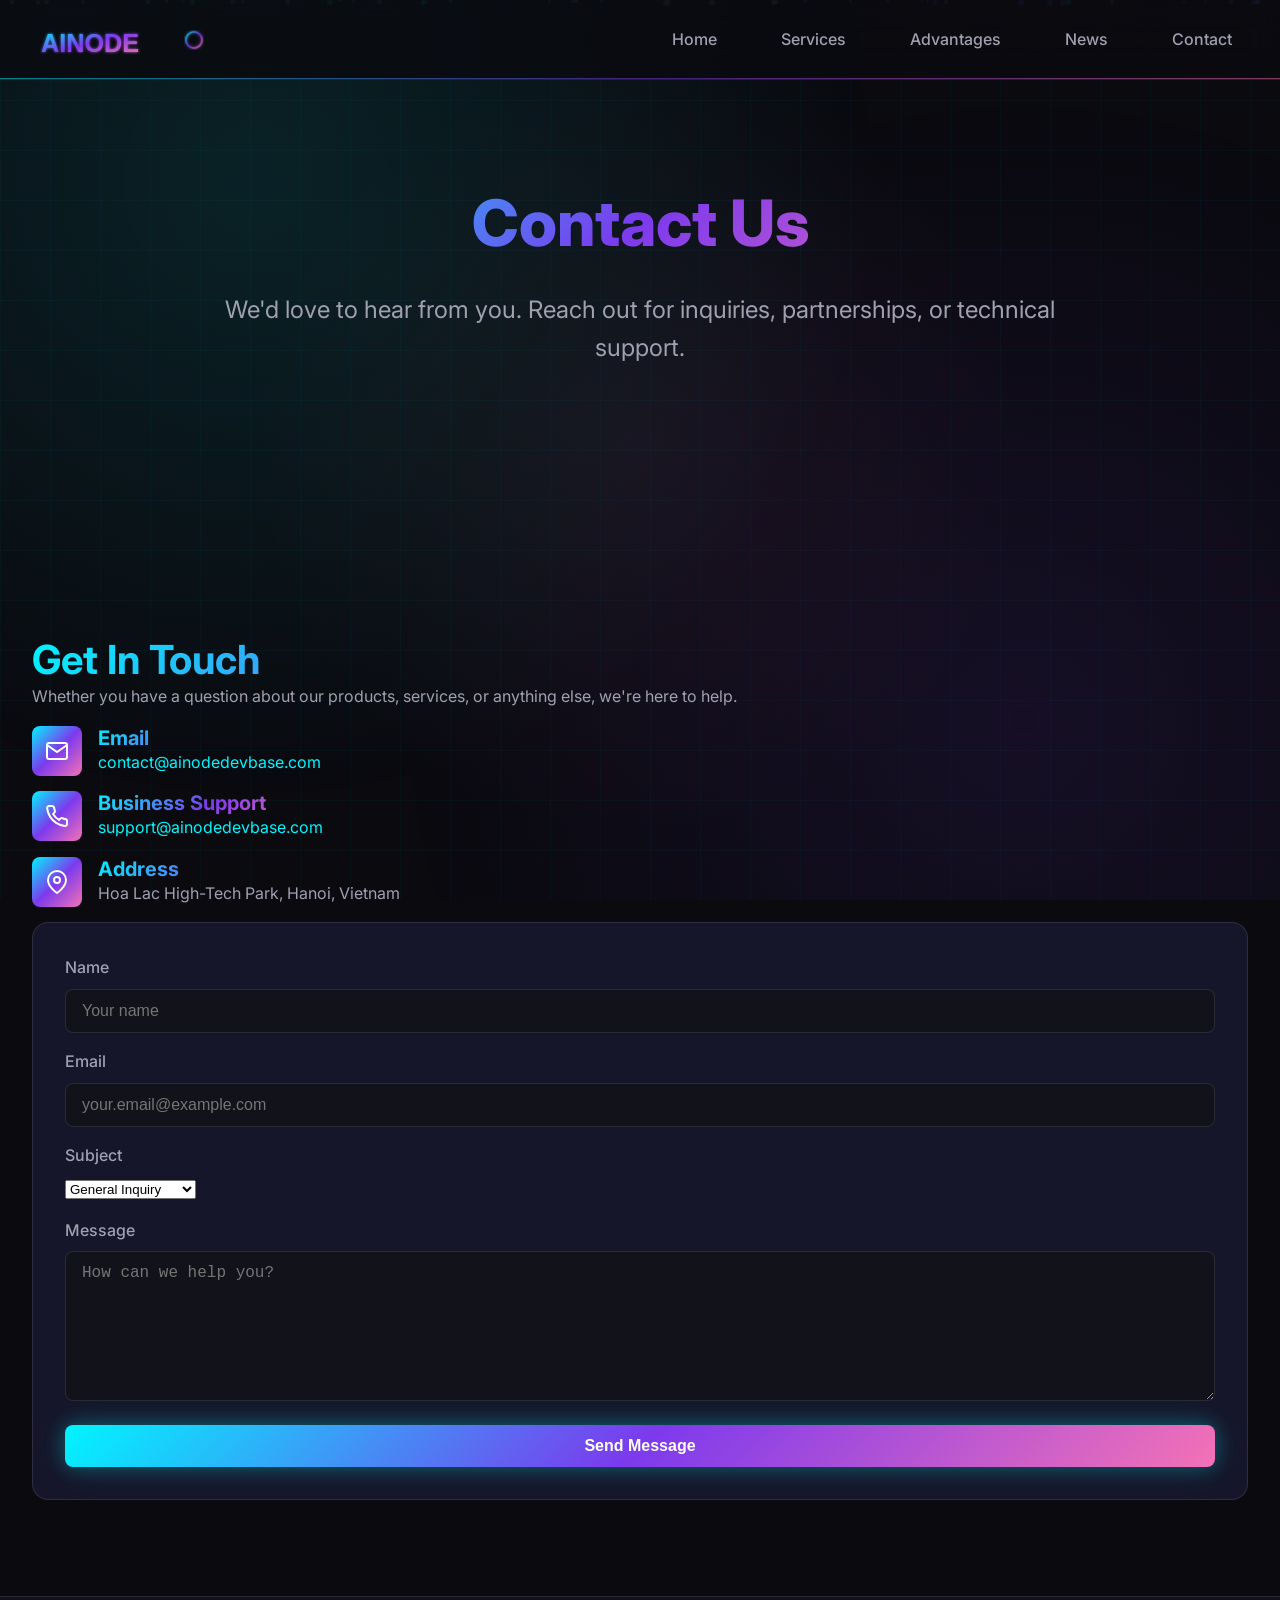
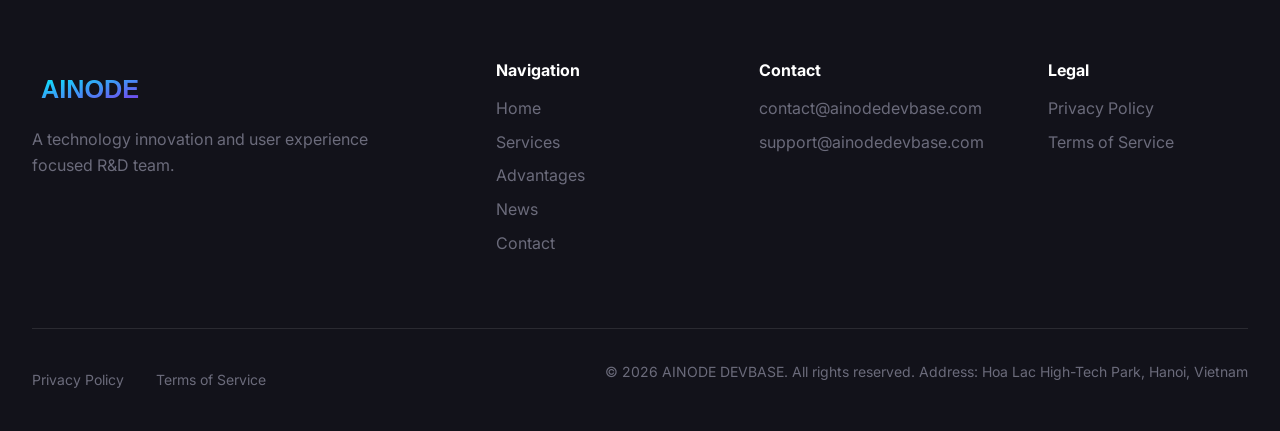
<file: contact.html>
<!DOCTYPE html>
<html lang="en">
<head>
    <meta charset="UTF-8">
    <meta name="viewport" content="width=device-width, initial-scale=1.0">
    <title>Contact Us - AINODE DEVBASE | Get In Touch</title>
    <meta name="description" content="Contact AINODE DEVBASE for inquiries about our services, partnerships, or technical support. We're here to help.">
    <meta name="robots" content="index, follow">
    <link rel="canonical" href="https://ainodedevbase.com/contact.html">
    <link rel="icon" type="image/svg+xml" href="data:image/svg+xml,%3Csvg xmlns='http://www.w3.org/2000/svg' viewBox='0 0 200 50'%3E%3Cdefs%3E%3ClinearGradient id='g' x1='0%25' y1='0%25' x2='100%25' y2='100%25'%3E%3Cstop offset='0%25' stop-color='%2300f5ff'/%3E%3Cstop offset='100%25' stop-color='%237c3aed'/%3E%3C/linearGradient%3E%3C/defs%3E%3Ctext x='10' y='38' font-family='Arial' font-size='28' font-weight='bold' fill='url(%23g)'%3EAINODE%3C/text%3E%3C/svg%3E">
    <link rel="preconnect" href="https://fonts.googleapis.com">
    <link rel="preconnect" href="https://fonts.gstatic.com" crossorigin>
    <link href="https://fonts.googleapis.com/css2?family=Inter:wght@300;400;500;600;700;800&display=swap" rel="stylesheet">
    <link rel="stylesheet" href="css/styles.css">
</head>
<body>
    <div class="cursor-tracker"></div>
    <header class="header">
        <div class="header-content">
            <a href="index.html" class="logo">
                <svg xmlns="http://www.w3.org/2000/svg" viewBox="0 0 200 50">
                    <defs>
                        <linearGradient id="logoGradient" x1="0%" y1="0%" x2="100%" y2="100%">
                            <stop offset="0%" style="stop-color:#00f5ff;stop-opacity:1" />
                            <stop offset="50%" style="stop-color:#7c3aed;stop-opacity:1" />
                            <stop offset="100%" style="stop-color:#f472b6;stop-opacity:1" />
                        </linearGradient>
                        <filter id="glow"><feGaussianBlur stdDeviation="2" result="coloredBlur"/><feMerge><feMergeNode in="coloredBlur"/><feMergeNode in="SourceGraphic"/></feMerge></filter>
                    </defs>
                    <text x="10" y="38" font-family="Arial, sans-serif" font-size="28" font-weight="bold" fill="url(#logoGradient)" filter="url(#glow)">AINODE</text>
                    <circle cx="180" cy="25" r="8" fill="none" stroke="url(#logoGradient)" stroke-width="2" filter="url(#glow)"><animate attributeName="r" values="8;10;8" dur="2s" repeatCount="indefinite"/><animate attributeName="opacity" values="1;0.5;1" dur="2s" repeatCount="indefinite"/></circle>
                </svg>
            </a>
            <nav>
                <ul class="nav-menu">
                    <li><a href="index.html">Home</a></li>
                    <li><a href="services.html">Services</a></li>
                    <li><a href="advantages.html">Advantages</a></li>
                    <li><a href="news.html">News</a></li>
                    <li><a href="contact.html" class="active">Contact</a></li>
                </ul>
            </nav>
            <div class="mobile-toggle"><span></span><span></span><span></span></div>
        </div>
    </header>

    <section class="hero" style="min-height: 60vh;">
        <div class="hero-particles"></div>
        <div class="hero-content">
            <h1 class="hero-title">Contact Us</h1>
            <p class="hero-subtitle">We'd love to hear from you. Reach out for inquiries, partnerships, or technical support.</p>
        </div>
    </section>

    <section class="section" id="contact">
        <div class="container">
            <div class="contact-grid">
                <div class="contact-info fade-in delay-1">
                    <h2>Get In Touch</h2>
                    <p>Whether you have a question about our products, services, or anything else, we're here to help.</p>
                    
                    <div class="contact-item">
                        <div class="contact-icon"><svg xmlns="http://www.w3.org/2000/svg" viewBox="0 0 24 24" fill="none" stroke="currentColor" stroke-width="2"><path d="M4 4h16c1.1 0 2 .9 2 2v12c0 1.1-.9 2-2 2H4c-1.1 0-2-.9-2-2V6c0-1.1.9-2 2-2z"/><polyline points="22,6 12,13 2,6"/></svg></div>
                        <div><h4>Email</h4><p><a href="mailto:contact@ainodedevbase.com">contact@ainodedevbase.com</a></p></div>
                    </div>
                    
                    <div class="contact-item">
                        <div class="contact-icon"><svg xmlns="http://www.w3.org/2000/svg" viewBox="0 0 24 24" fill="none" stroke="currentColor" stroke-width="2"><path d="M22 16.92v3a2 2 0 0 1-2.18 2 19.79 19.79 0 0 1-8.63-3.07 19.5 19.5 0 0 1-6-6 19.79 19.79 0 0 1-3.07-8.67A2 2 0 0 1 4.11 2h3a2 2 0 0 1 2 1.72 12.84 12.84 0 0 0 .7 2.81 2 2 0 0 1-.45 2.11L8.09 9.91a16 16 0 0 0 6 6l1.27-1.27a2 2 0 0 1 2.11-.45 12.84 12.84 0 0 0 2.81.7A2 2 0 0 1 22 16.92z"/></svg></div>
                        <div><h4>Business Support</h4><p><a href="mailto:support@ainodedevbase.com">support@ainodedevbase.com</a></p></div>
                    </div>
                    
                    <div class="contact-item">
                        <div class="contact-icon"><svg xmlns="http://www.w3.org/2000/svg" viewBox="0 0 24 24" fill="none" stroke="currentColor" stroke-width="2"><path d="M21 10c0 7-9 13-9 13s-9-6-9-13a9 9 0 0 1 18 0z"/><circle cx="12" cy="10" r="3"/></svg></div>
                        <div><h4>Address</h4><p>Hoa Lac High-Tech Park, Hanoi, Vietnam</p></div>
                    </div>
                </div>
                
                <div class="contact-form-wrapper fade-in delay-2">
                    <form class="contact-form">
                        <div class="form-group">
                            <label for="name">Name</label>
                            <input type="text" id="name" name="name" required placeholder="Your name">
                        </div>
                        <div class="form-group">
                            <label for="email">Email</label>
                            <input type="email" id="email" name="email" required placeholder="your.email@example.com">
                        </div>
                        <div class="form-group">
                            <label for="subject">Subject</label>
                            <select id="subject" name="subject">
                                <option value="general">General Inquiry</option>
                                <option value="support">Technical Support</option>
                                <option value="partnership">Partnership</option>
                                <option value="feedback">Product Feedback</option>
                            </select>
                        </div>
                        <div class="form-group">
                            <label for="message">Message</label>
                            <textarea id="message" name="message" rows="5" required placeholder="How can we help you?"></textarea>
                        </div>
                        <button type="submit" class="btn btn-primary" style="width: 100%;">Send Message</button>
                    </form>
                </div>
            </div>
        </div>
    </section>

    <footer class="footer">
        <div class="container">
            <div class="footer-content">
                <div class="footer-brand">
                    <a href="index.html" class="logo"><svg xmlns="http://www.w3.org/2000/svg" viewBox="0 0 200 50" width="150" height="40"><defs><linearGradient id="fg" x1="0%" y1="0%" x2="100%" y2="100%"><stop offset="0%" style="stop-color:#00f5ff"/><stop offset="100%" style="stop-color:#7c3aed"/></linearGradient></defs><text x="10" y="38" font-family="Arial" font-size="28" font-weight="bold" fill="url(#fg)">AINODE</text></svg></a>
                    <p>A technology innovation and user experience focused R&D team.</p>
                </div>
                <div class="footer-links"><h4>Navigation</h4><ul><li><a href="index.html">Home</a></li><li><a href="services.html">Services</a></li><li><a href="advantages.html">Advantages</a></li><li><a href="news.html">News</a></li><li><a href="contact.html">Contact</a></li></ul></div>
                <div class="footer-links"><h4>Contact</h4><ul><li><a href="mailto:contact@ainodedevbase.com">contact@ainodedevbase.com</a></li><li><a href="mailto:support@ainodedevbase.com">support@ainodedevbase.com</a></li></ul></div>
                <div class="footer-links"><h4>Legal</h4><ul><li><a href="privacy.html">Privacy Policy</a></li><li><a href="terms.html">Terms of Service</a></li></ul></div>
            </div>
            <div class="footer-bottom"><div class="footer-legal"><a href="privacy.html">Privacy Policy</a><a href="terms.html">Terms of Service</a></div><p class="footer-copyright">&copy; 2026 AINODE DEVBASE. All rights reserved. Address: Hoa Lac High-Tech Park, Hanoi, Vietnam</p></div>
        </div>
    </footer>
    <script src="js/main.js"></script>
</body>
</html>
</file>
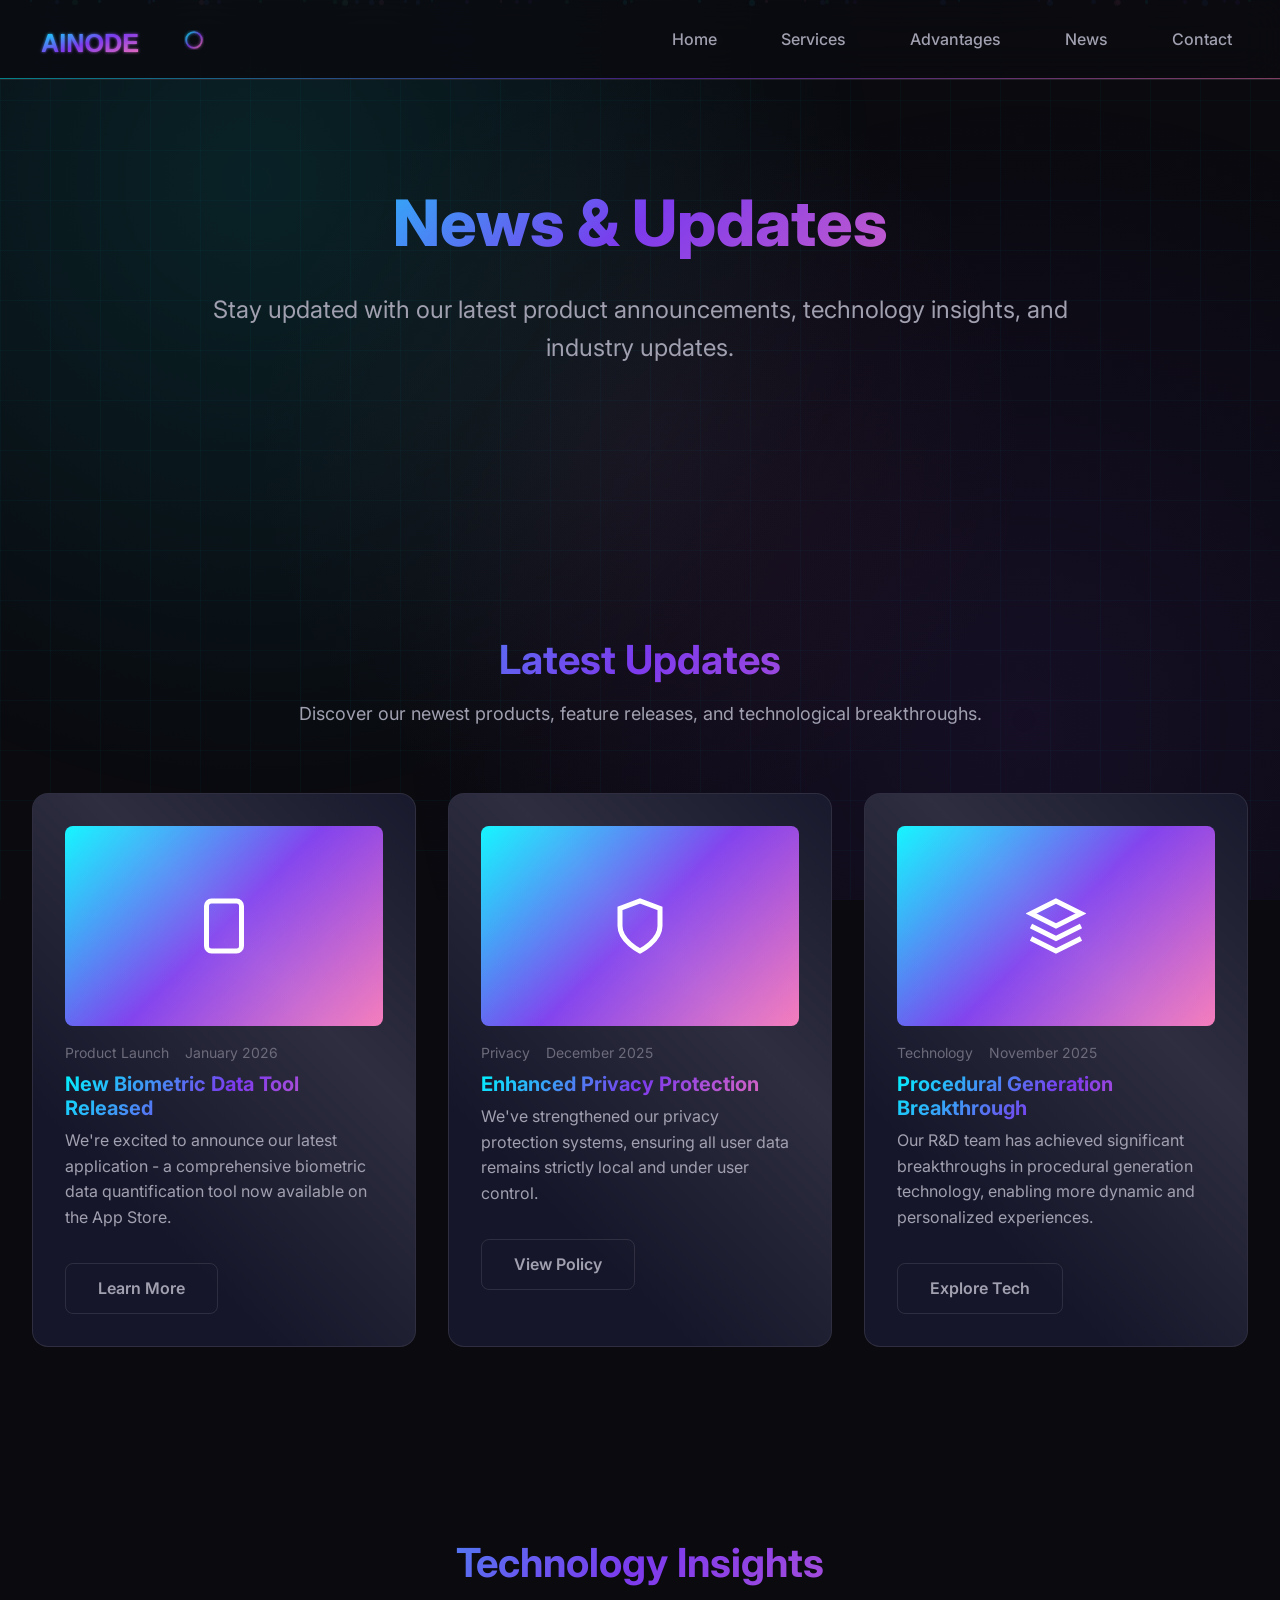
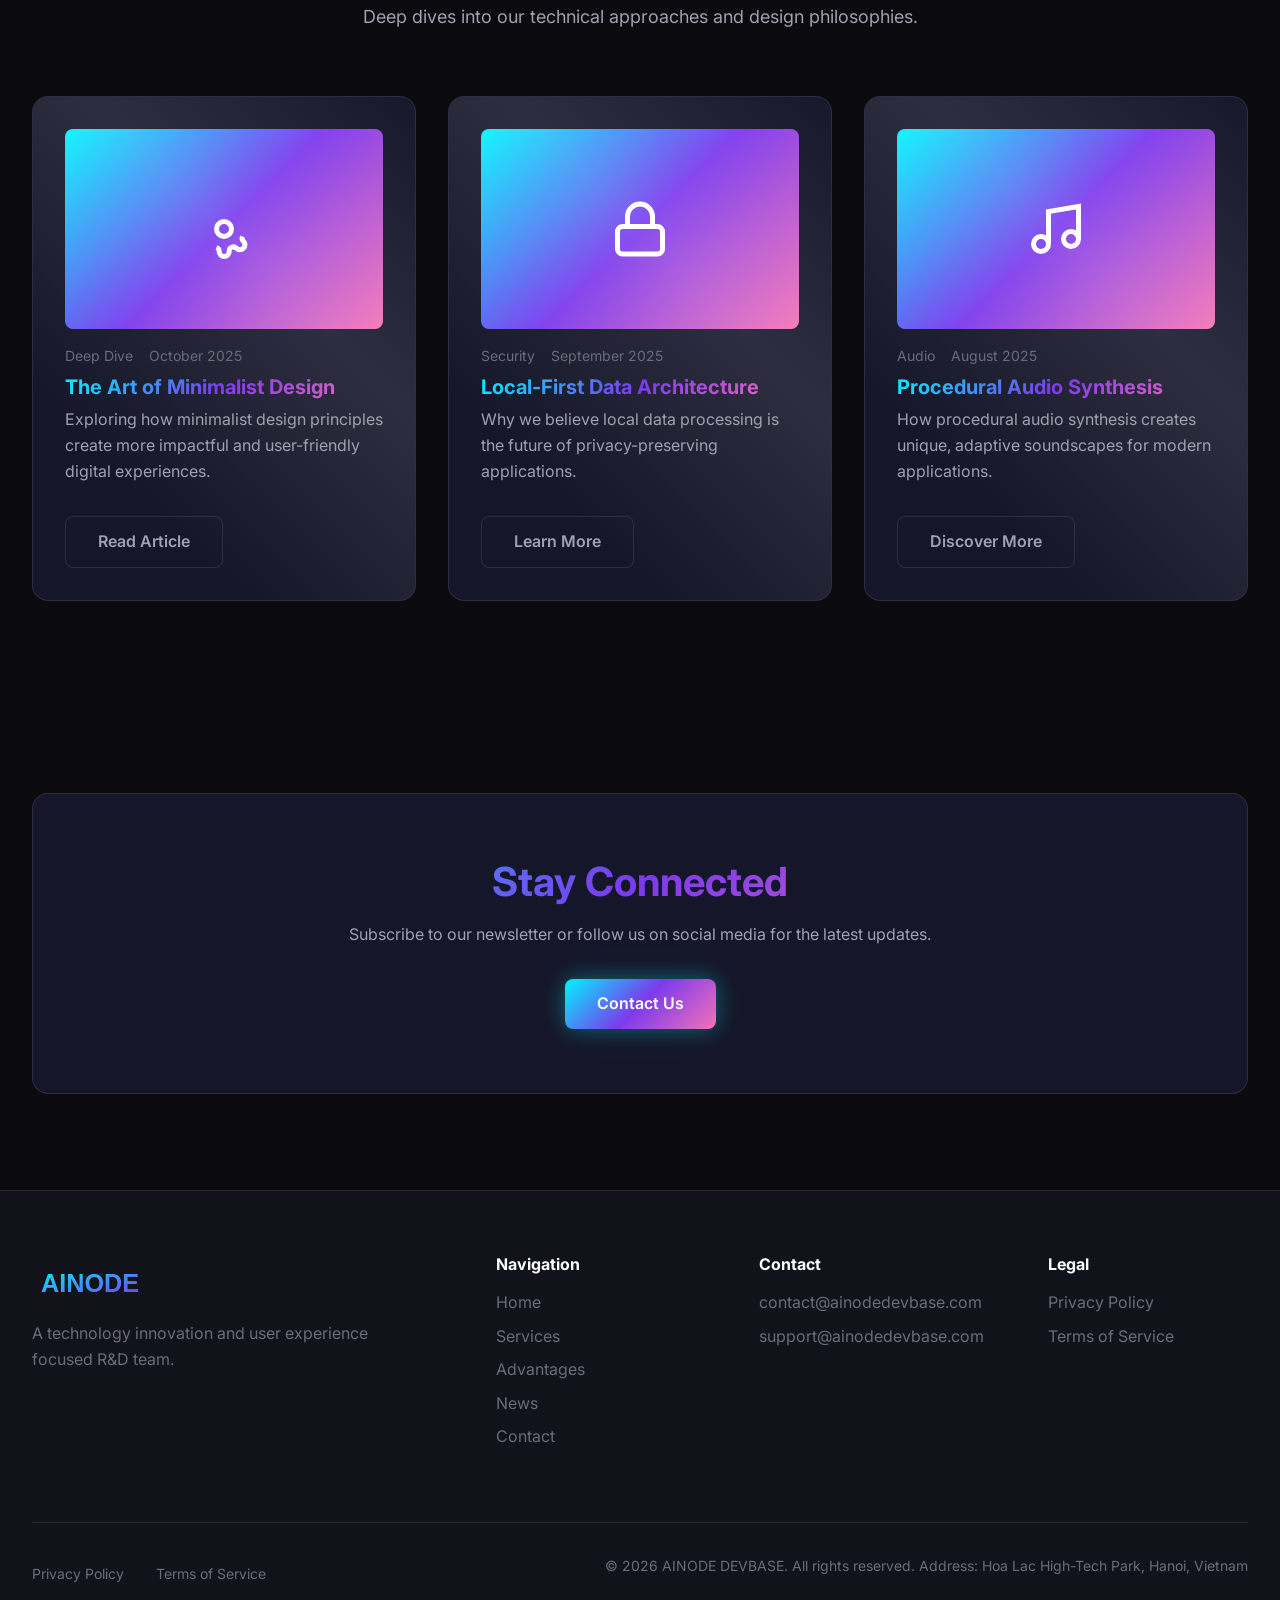
<file: news.html>
<!DOCTYPE html>
<html lang="en">
<head>
    <meta charset="UTF-8">
    <meta name="viewport" content="width=device-width, initial-scale=1.0">
    <title>News & Updates - AINODE DEVBASE | Latest Announcements & Tech Insights</title>
    <meta name="description" content="Stay updated with AINODE DEVBASE's latest news, product announcements, technology insights, and industry updates.">
    <meta name="robots" content="index, follow">
    <link rel="canonical" href="https://ainodedevbase.com/news.html">
    <link rel="icon" type="image/svg+xml" href="data:image/svg+xml,%3Csvg xmlns='http://www.w3.org/2000/svg' viewBox='0 0 200 50'%3E%3Cdefs%3E%3ClinearGradient id='g' x1='0%25' y1='0%25' x2='100%25' y2='100%25'%3E%3Cstop offset='0%25' stop-color='%2300f5ff'/%3E%3Cstop offset='100%25' stop-color='%237c3aed'/%3E%3C/linearGradient%3E%3C/defs%3E%3Ctext x='10' y='38' font-family='Arial' font-size='28' font-weight='bold' fill='url(%23g)'%3EAINODE%3C/text%3E%3C/svg%3E">
    <link rel="preconnect" href="https://fonts.googleapis.com">
    <link rel="preconnect" href="https://fonts.gstatic.com" crossorigin>
    <link href="https://fonts.googleapis.com/css2?family=Inter:wght@300;400;500;600;700;800&display=swap" rel="stylesheet">
    <link rel="stylesheet" href="css/styles.css">
</head>
<body>
    <div class="cursor-tracker"></div>
    <header class="header">
        <div class="header-content">
            <a href="index.html" class="logo">
                <svg xmlns="http://www.w3.org/2000/svg" viewBox="0 0 200 50">
                    <defs>
                        <linearGradient id="logoGradient" x1="0%" y1="0%" x2="100%" y2="100%">
                            <stop offset="0%" style="stop-color:#00f5ff;stop-opacity:1" />
                            <stop offset="50%" style="stop-color:#7c3aed;stop-opacity:1" />
                            <stop offset="100%" style="stop-color:#f472b6;stop-opacity:1" />
                        </linearGradient>
                        <filter id="glow"><feGaussianBlur stdDeviation="2" result="coloredBlur"/><feMerge><feMergeNode in="coloredBlur"/><feMergeNode in="SourceGraphic"/></feMerge></filter>
                    </defs>
                    <text x="10" y="38" font-family="Arial, sans-serif" font-size="28" font-weight="bold" fill="url(#logoGradient)" filter="url(#glow)">AINODE</text>
                    <circle cx="180" cy="25" r="8" fill="none" stroke="url(#logoGradient)" stroke-width="2" filter="url(#glow)"><animate attributeName="r" values="8;10;8" dur="2s" repeatCount="indefinite"/><animate attributeName="opacity" values="1;0.5;1" dur="2s" repeatCount="indefinite"/></circle>
                </svg>
            </a>
            <nav>
                <ul class="nav-menu">
                    <li><a href="index.html">Home</a></li>
                    <li><a href="services.html">Services</a></li>
                    <li><a href="advantages.html">Advantages</a></li>
                    <li><a href="news.html" class="active">News</a></li>
                    <li><a href="contact.html">Contact</a></li>
                </ul>
            </nav>
            <div class="mobile-toggle"><span></span><span></span><span></span></div>
        </div>
    </header>

    <section class="hero" style="min-height: 60vh;">
        <div class="hero-particles"></div>
        <div class="hero-content">
            <h1 class="hero-title">News & Updates</h1>
            <p class="hero-subtitle">Stay updated with our latest product announcements, technology insights, and industry updates.</p>
        </div>
    </section>

    <section class="section" id="latest-news">
        <div class="container">
            <div class="section-header fade-in">
                <h2>Latest Updates</h2>
                <p>Discover our newest products, feature releases, and technological breakthroughs.</p>
            </div>
            <div class="news-grid">
                <article class="card news-card fade-in delay-1">
                    <div class="card-image">
                        <svg xmlns="http://www.w3.org/2000/svg" viewBox="0 0 24 24" fill="none" stroke="currentColor" stroke-width="2" width="60" height="60"><rect x="5" y="2" width="14" height="20" rx="2" ry="2"/><line x1="12" y1="18" x2="12.01" y2="18"/></svg>
                    </div>
                    <div class="card-content">
                        <div class="news-meta"><span>Product Launch</span><span>January 2026</span></div>
                        <h3 class="card-title">New Biometric Data Tool Released</h3>
                        <p>We're excited to announce our latest application - a comprehensive biometric data quantification tool now available on the App Store.</p>
                        <a href="services.html" class="btn btn-ghost mt-sm">Learn More</a>
                    </div>
                </article>
                <article class="card news-card fade-in delay-2">
                    <div class="card-image">
                        <svg xmlns="http://www.w3.org/2000/svg" viewBox="0 0 24 24" fill="none" stroke="currentColor" stroke-width="2" width="60" height="60"><path d="M12 22s8-4 8-10V5l-8-3-8 3v7c0 6 8 10 8 10z"/></svg>
                    </div>
                    <div class="card-content">
                        <div class="news-meta"><span>Privacy</span><span>December 2025</span></div>
                        <h3 class="card-title">Enhanced Privacy Protection</h3>
                        <p>We've strengthened our privacy protection systems, ensuring all user data remains strictly local and under user control.</p>
                        <a href="privacy.html" class="btn btn-ghost mt-sm">View Policy</a>
                    </div>
                </article>
                <article class="card news-card fade-in delay-3">
                    <div class="card-image">
                        <svg xmlns="http://www.w3.org/2000/svg" viewBox="0 0 24 24" fill="none" stroke="currentColor" stroke-width="2" width="60" height="60"><polygon points="12 2 2 7 12 12 22 7 12 2"/><polyline points="2 17 12 22 22 17"/><polyline points="2 12 12 17 22 12"/></svg>
                    </div>
                    <div class="card-content">
                        <div class="news-meta"><span>Technology</span><span>November 2025</span></div>
                        <h3 class="card-title">Procedural Generation Breakthrough</h3>
                        <p>Our R&D team has achieved significant breakthroughs in procedural generation technology, enabling more dynamic and personalized experiences.</p>
                        <a href="services.html" class="btn btn-ghost mt-sm">Explore Tech</a>
                    </div>
                </article>
            </div>
        </div>
    </section>

    <section class="section" id="tech-insights">
        <div class="container">
            <div class="section-header fade-in">
                <h2>Technology Insights</h2>
                <p>Deep dives into our technical approaches and design philosophies.</p>
            </div>
            <div class="news-grid">
                <article class="card news-card fade-in delay-1">
                    <div class="card-image">
                        <svg xmlns="http://www.w3.org/2000/svg" viewBox="0 0 24 24" fill="none" stroke="currentColor" stroke-width="2" width="60" height="60"><circle cx="12" cy="12" r="3"/><path d="M19.4 15a1.65 1.65 0 0 0 .33 1.82l.06.06a2 2 0 0 1 0 2.83 2 2 0 0 1-2.83 0l-.06-.06a1.65 1.65 0 0 0-1.82-.33 1.65 1.65 0 0 0-1 1.51V21a2 2 0 0 1-2 2 2 2 0 0 1-2-2v-.09A1.65 1.65 0 0 0 9 19.4"/></svg>
                    </div>
                    <div class="card-content">
                        <div class="news-meta"><span>Deep Dive</span><span>October 2025</span></div>
                        <h3 class="card-title">The Art of Minimalist Design</h3>
                        <p>Exploring how minimalist design principles create more impactful and user-friendly digital experiences.</p>
                        <a href="advantages.html" class="btn btn-ghost mt-sm">Read Article</a>
                    </div>
                </article>
                <article class="card news-card fade-in delay-2">
                    <div class="card-image">
                        <svg xmlns="http://www.w3.org/2000/svg" viewBox="0 0 24 24" fill="none" stroke="currentColor" stroke-width="2" width="60" height="60"><rect x="3" y="11" width="18" height="11" rx="2" ry="2"/><path d="M7 11V7a5 5 0 0 1 10 0v4"/></svg>
                    </div>
                    <div class="card-content">
                        <div class="news-meta"><span>Security</span><span>September 2025</span></div>
                        <h3 class="card-title">Local-First Data Architecture</h3>
                        <p>Why we believe local data processing is the future of privacy-preserving applications.</p>
                        <a href="services.html" class="btn btn-ghost mt-sm">Learn More</a>
                    </div>
                </article>
                <article class="card news-card fade-in delay-3">
                    <div class="card-image">
                        <svg xmlns="http://www.w3.org/2000/svg" viewBox="0 0 24 24" fill="none" stroke="currentColor" stroke-width="2" width="60" height="60"><path d="M9 18V5l12-2v13"/><circle cx="6" cy="18" r="3"/><circle cx="18" cy="16" r="3"/></svg>
                    </div>
                    <div class="card-content">
                        <div class="news-meta"><span>Audio</span><span>August 2025</span></div>
                        <h3 class="card-title">Procedural Audio Synthesis</h3>
                        <p>How procedural audio synthesis creates unique, adaptive soundscapes for modern applications.</p>
                        <a href="services.html" class="btn btn-ghost mt-sm">Discover More</a>
                    </div>
                </article>
            </div>
        </div>
    </section>

    <section class="section" id="cta">
        <div class="container">
            <div class="card fade-in" style="text-align: center; padding: 4rem 2rem;">
                <h2 style="margin-bottom: 1rem;">Stay Connected</h2>
                <p style="max-width: 600px; margin: 0 auto 2rem;">Subscribe to our newsletter or follow us on social media for the latest updates.</p>
                <a href="contact.html" class="btn btn-primary">Contact Us</a>
            </div>
        </div>
    </section>

    <footer class="footer">
        <div class="container">
            <div class="footer-content">
                <div class="footer-brand">
                    <a href="index.html" class="logo"><svg xmlns="http://www.w3.org/2000/svg" viewBox="0 0 200 50" width="150" height="40"><defs><linearGradient id="fg" x1="0%" y1="0%" x2="100%" y2="100%"><stop offset="0%" style="stop-color:#00f5ff"/><stop offset="100%" style="stop-color:#7c3aed"/></linearGradient></defs><text x="10" y="38" font-family="Arial" font-size="28" font-weight="bold" fill="url(#fg)">AINODE</text></svg></a>
                    <p>A technology innovation and user experience focused R&D team.</p>
                </div>
                <div class="footer-links"><h4>Navigation</h4><ul><li><a href="index.html">Home</a></li><li><a href="services.html">Services</a></li><li><a href="advantages.html">Advantages</a></li><li><a href="news.html">News</a></li><li><a href="contact.html">Contact</a></li></ul></div>
                <div class="footer-links"><h4>Contact</h4><ul><li><a href="mailto:contact@ainodedevbase.com">contact@ainodedevbase.com</a></li><li><a href="mailto:support@ainodedevbase.com">support@ainodedevbase.com</a></li></ul></div>
                <div class="footer-links"><h4>Legal</h4><ul><li><a href="privacy.html">Privacy Policy</a></li><li><a href="terms.html">Terms of Service</a></li></ul></div>
            </div>
            <div class="footer-bottom"><div class="footer-legal"><a href="privacy.html">Privacy Policy</a><a href="terms.html">Terms of Service</a></div><p class="footer-copyright">&copy; 2026 AINODE DEVBASE. All rights reserved. Address: Hoa Lac High-Tech Park, Hanoi, Vietnam</p></div>
        </div>
    </footer>
    <script src="js/main.js"></script>
</body>
</html>
</file>
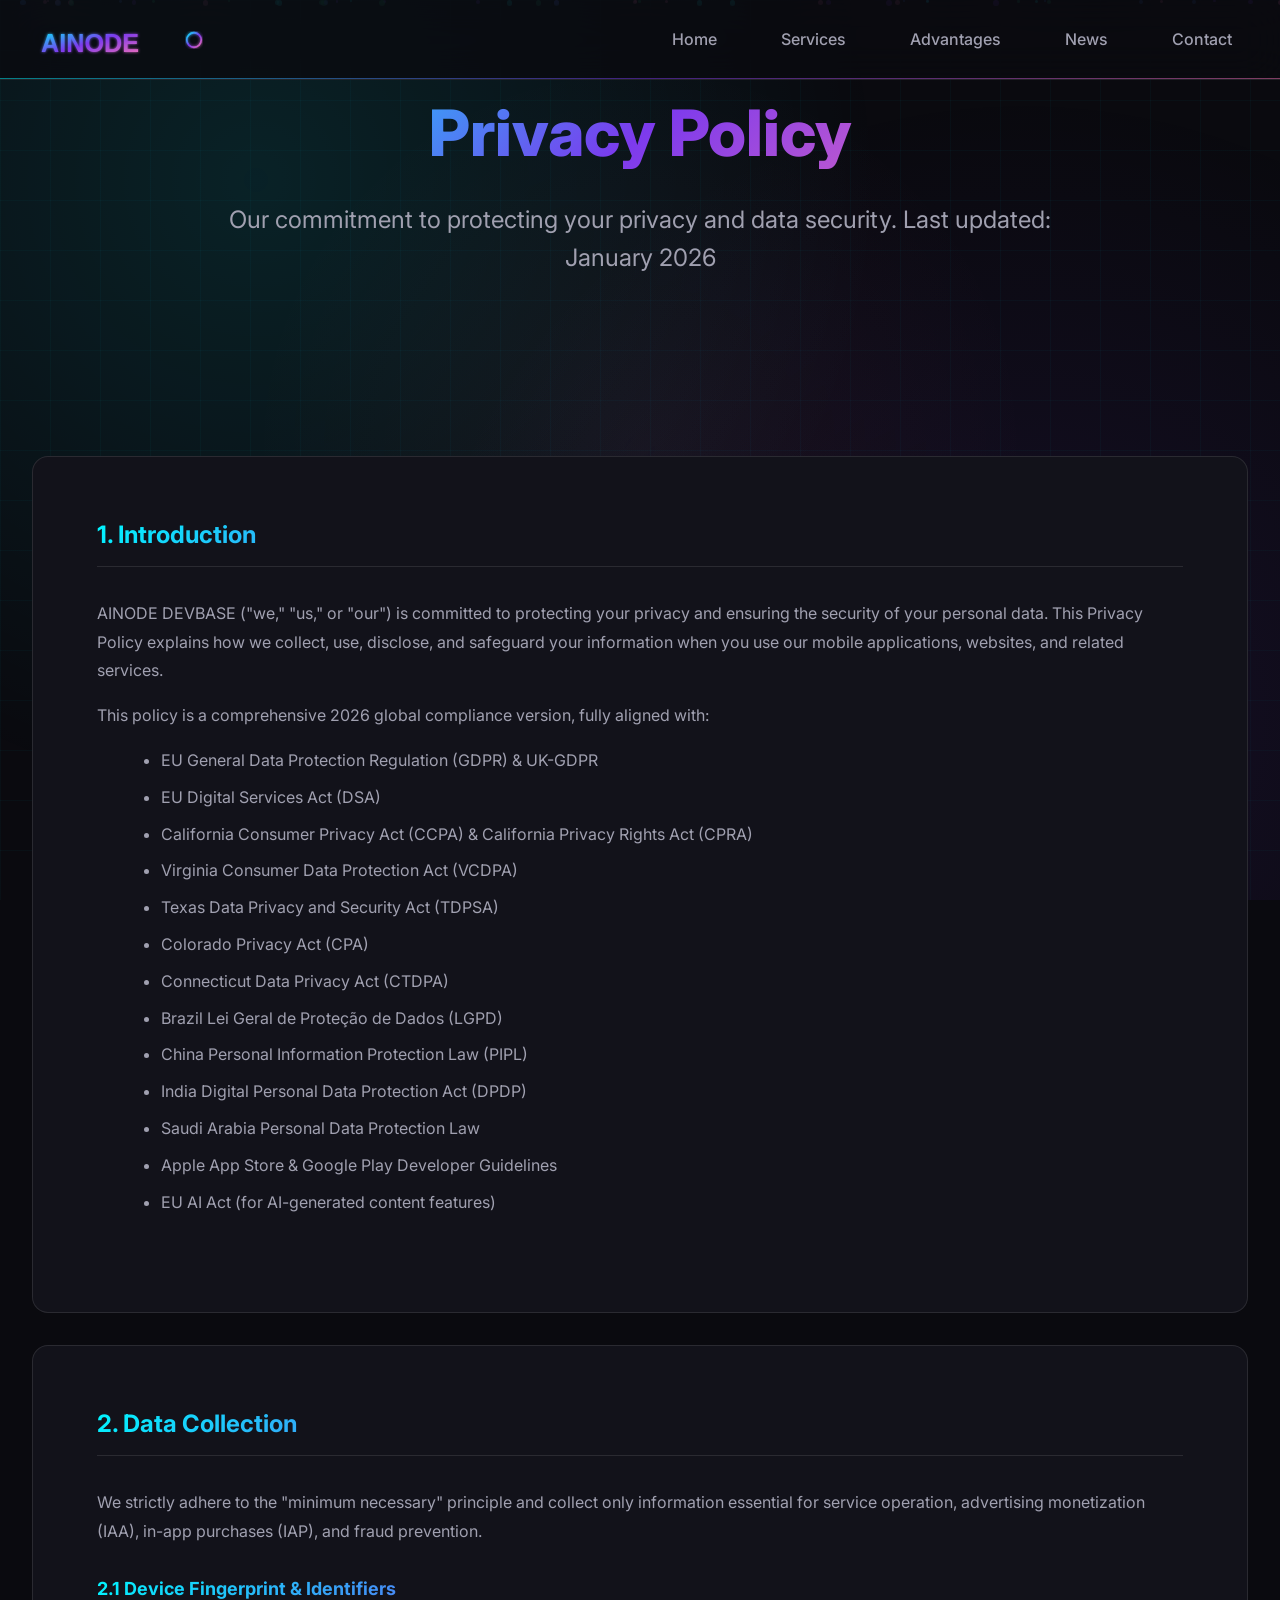
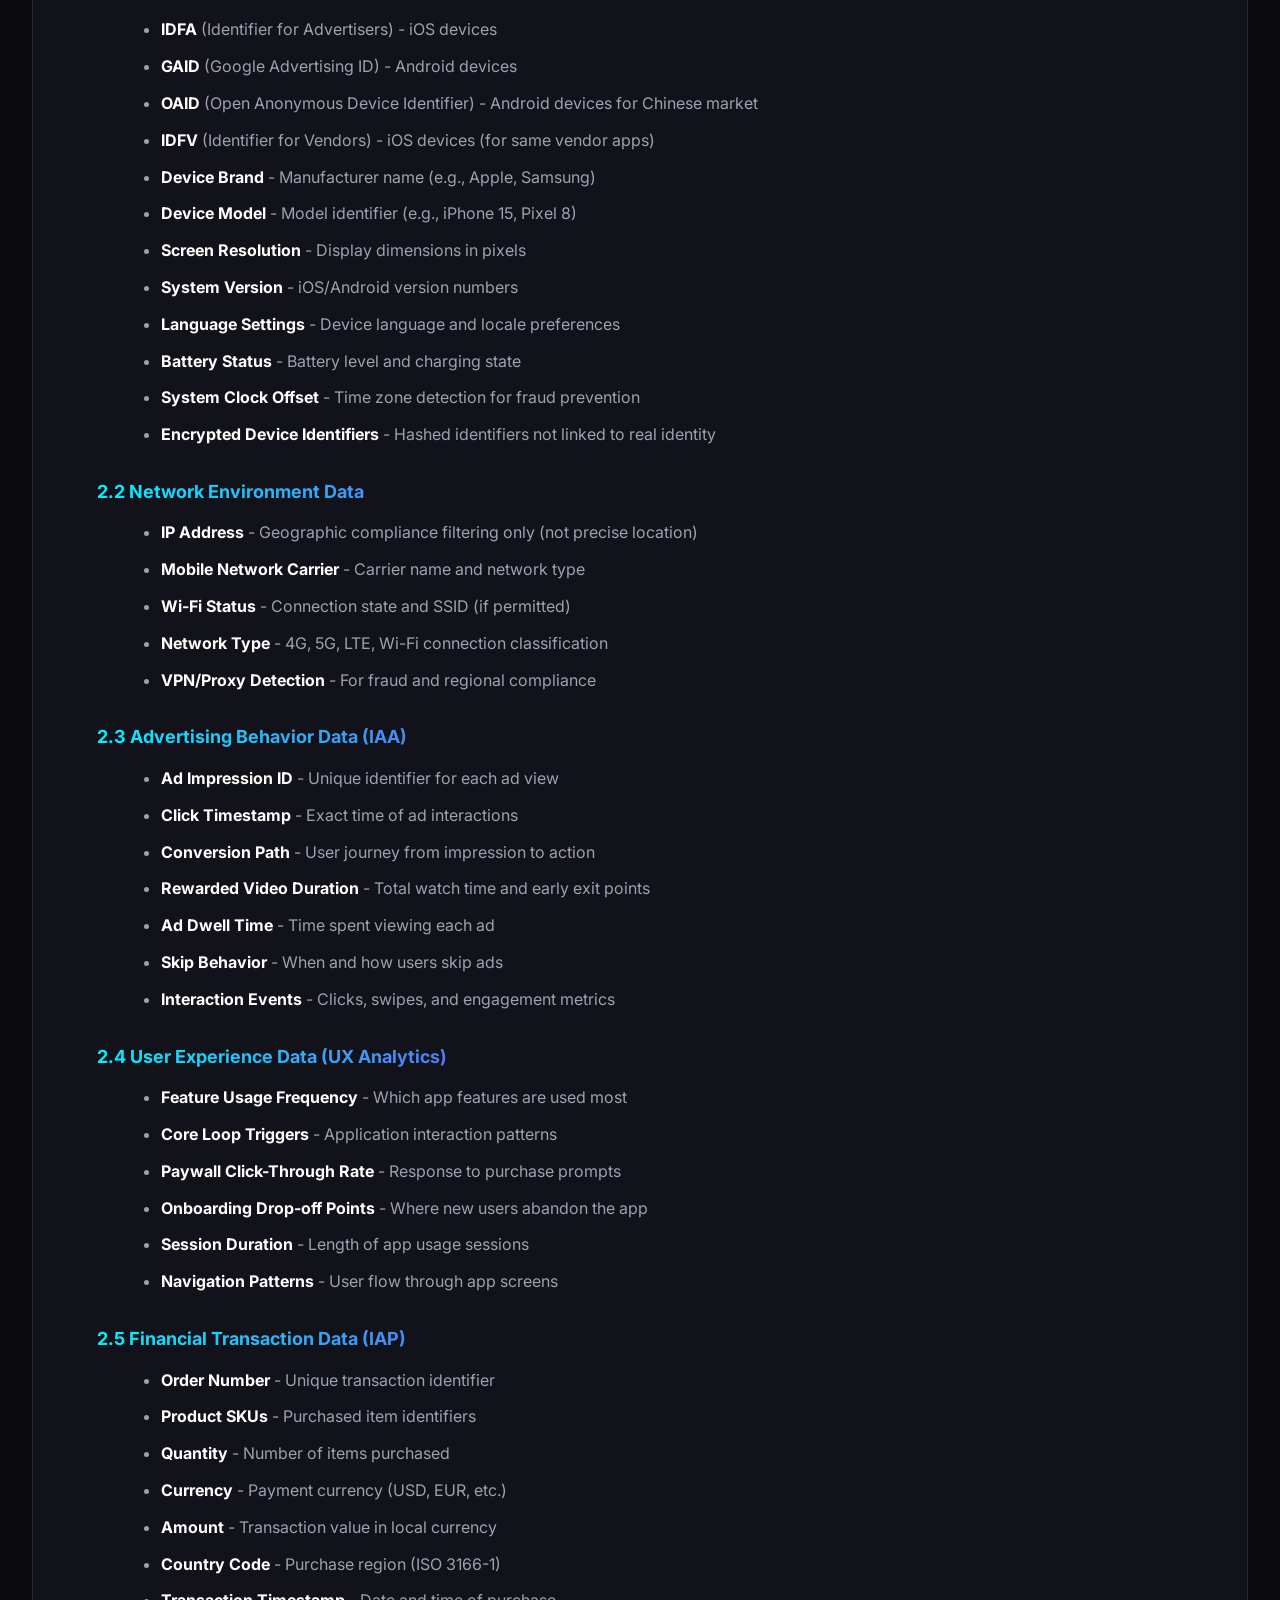
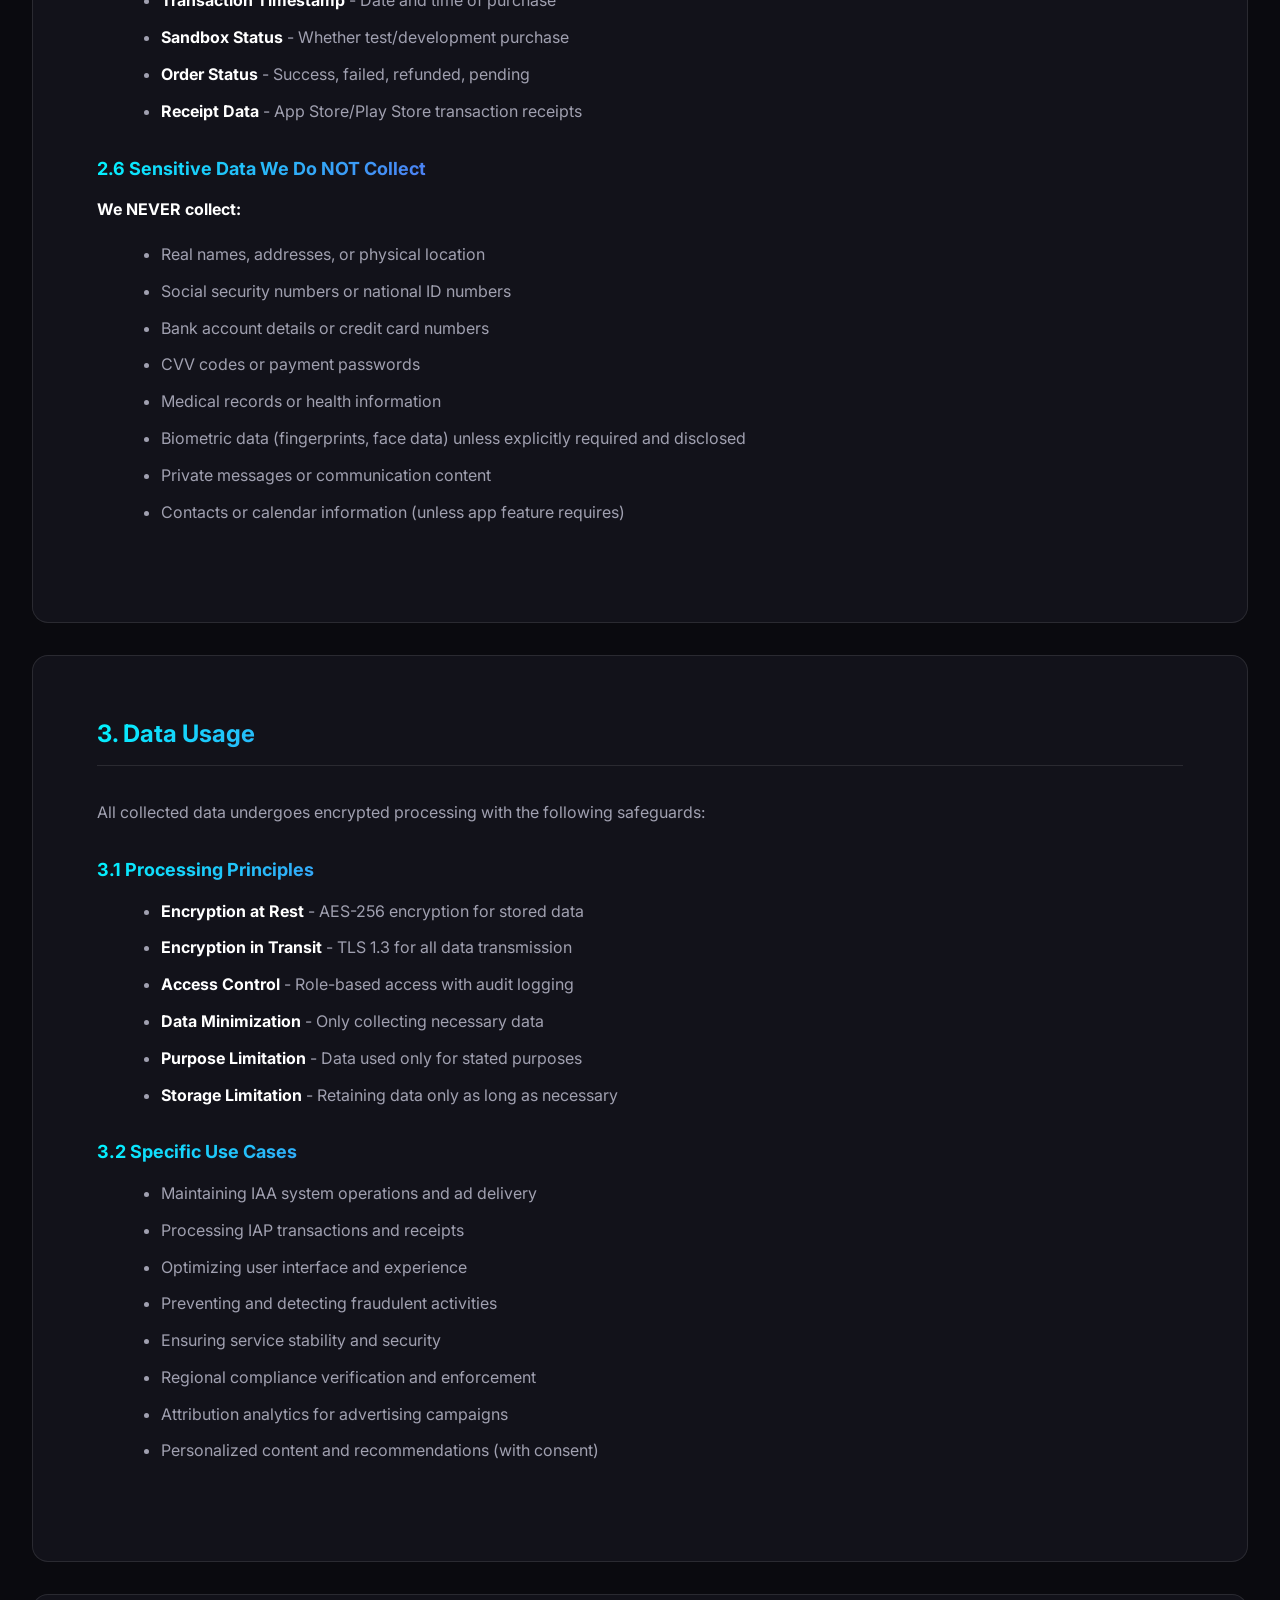
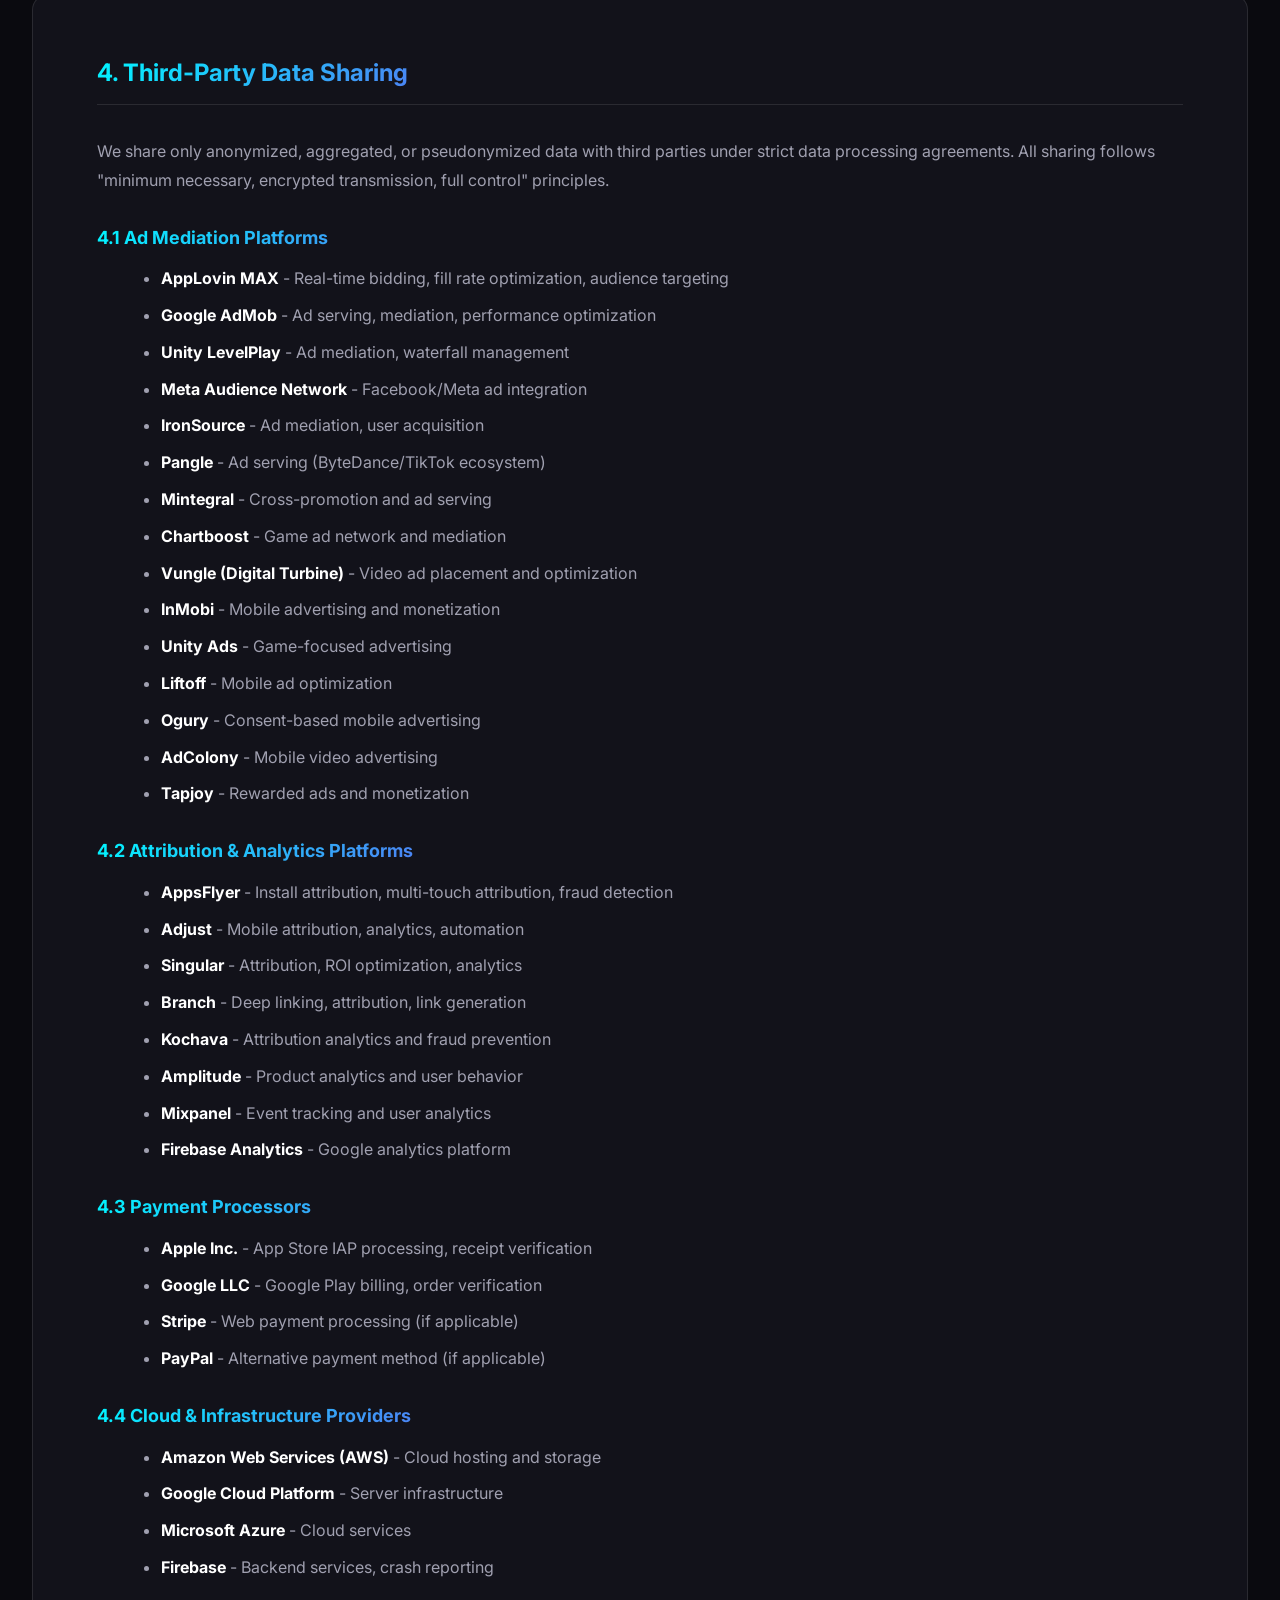
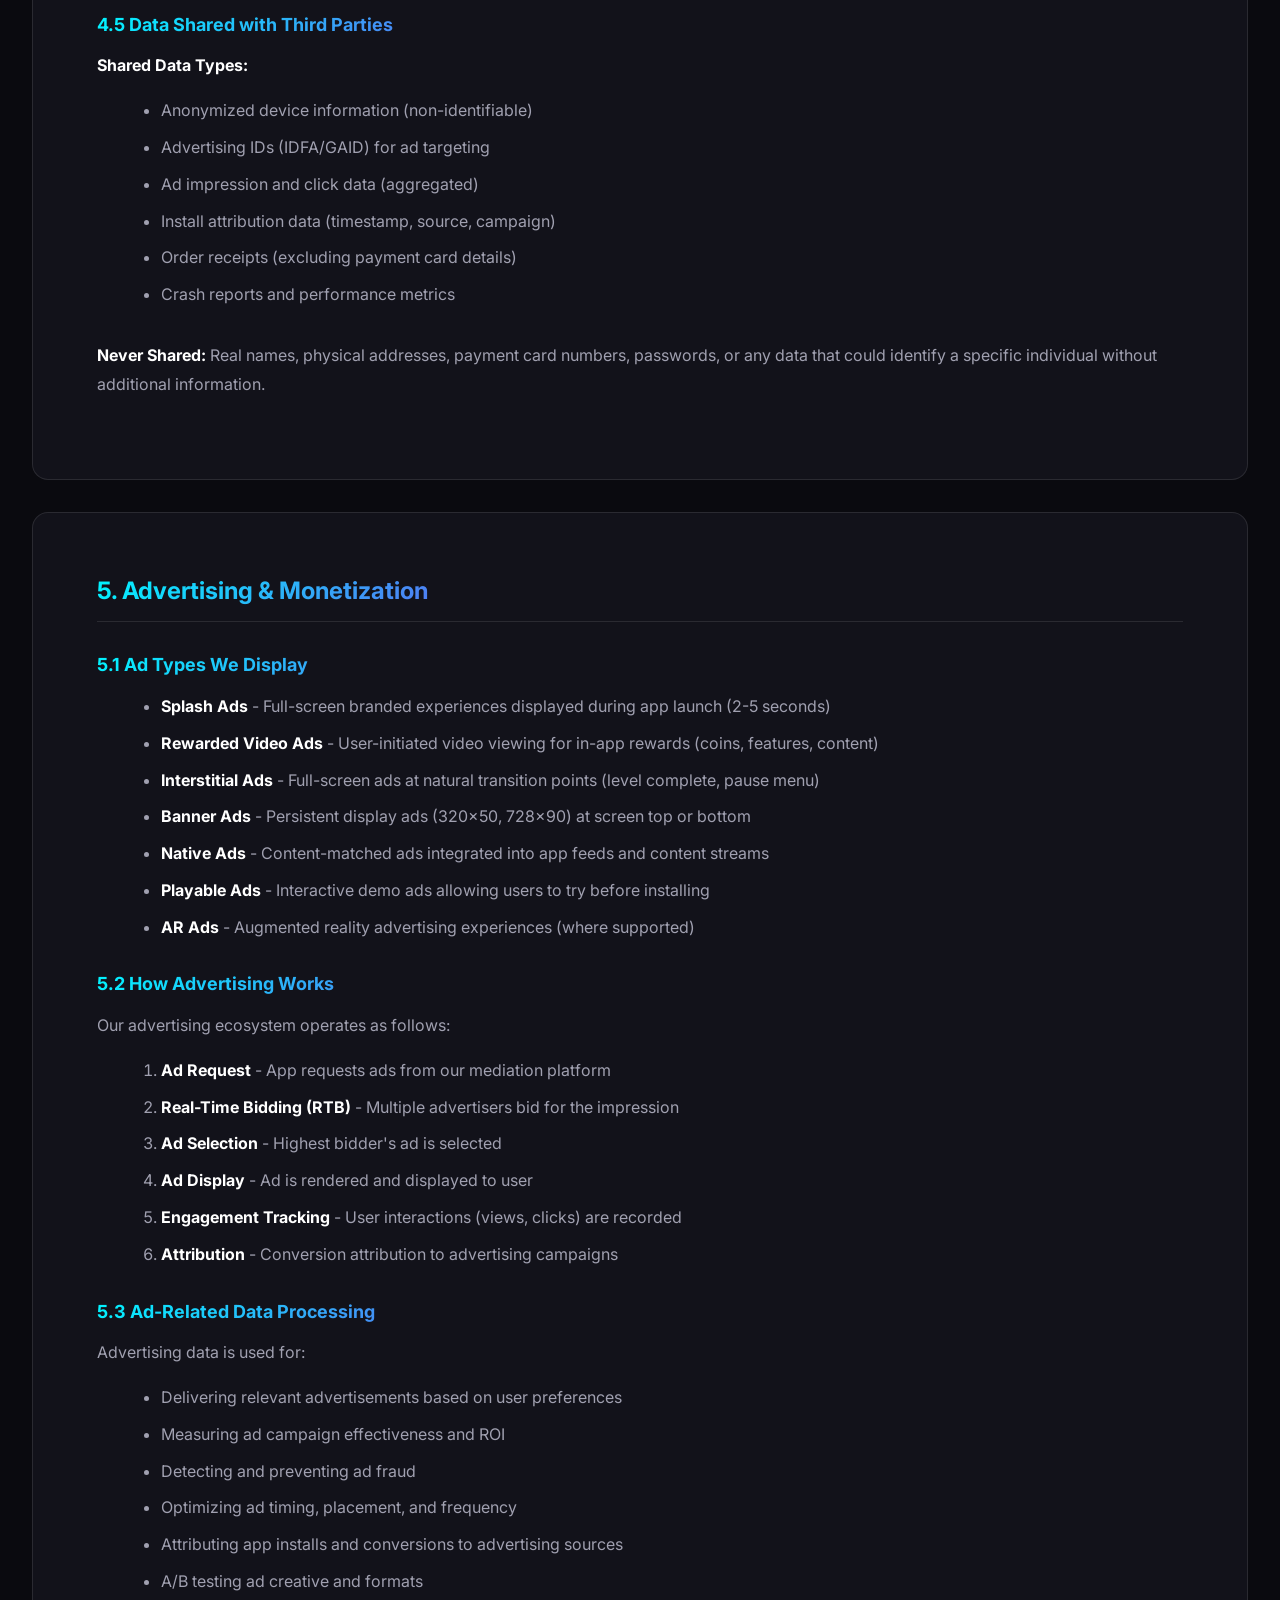
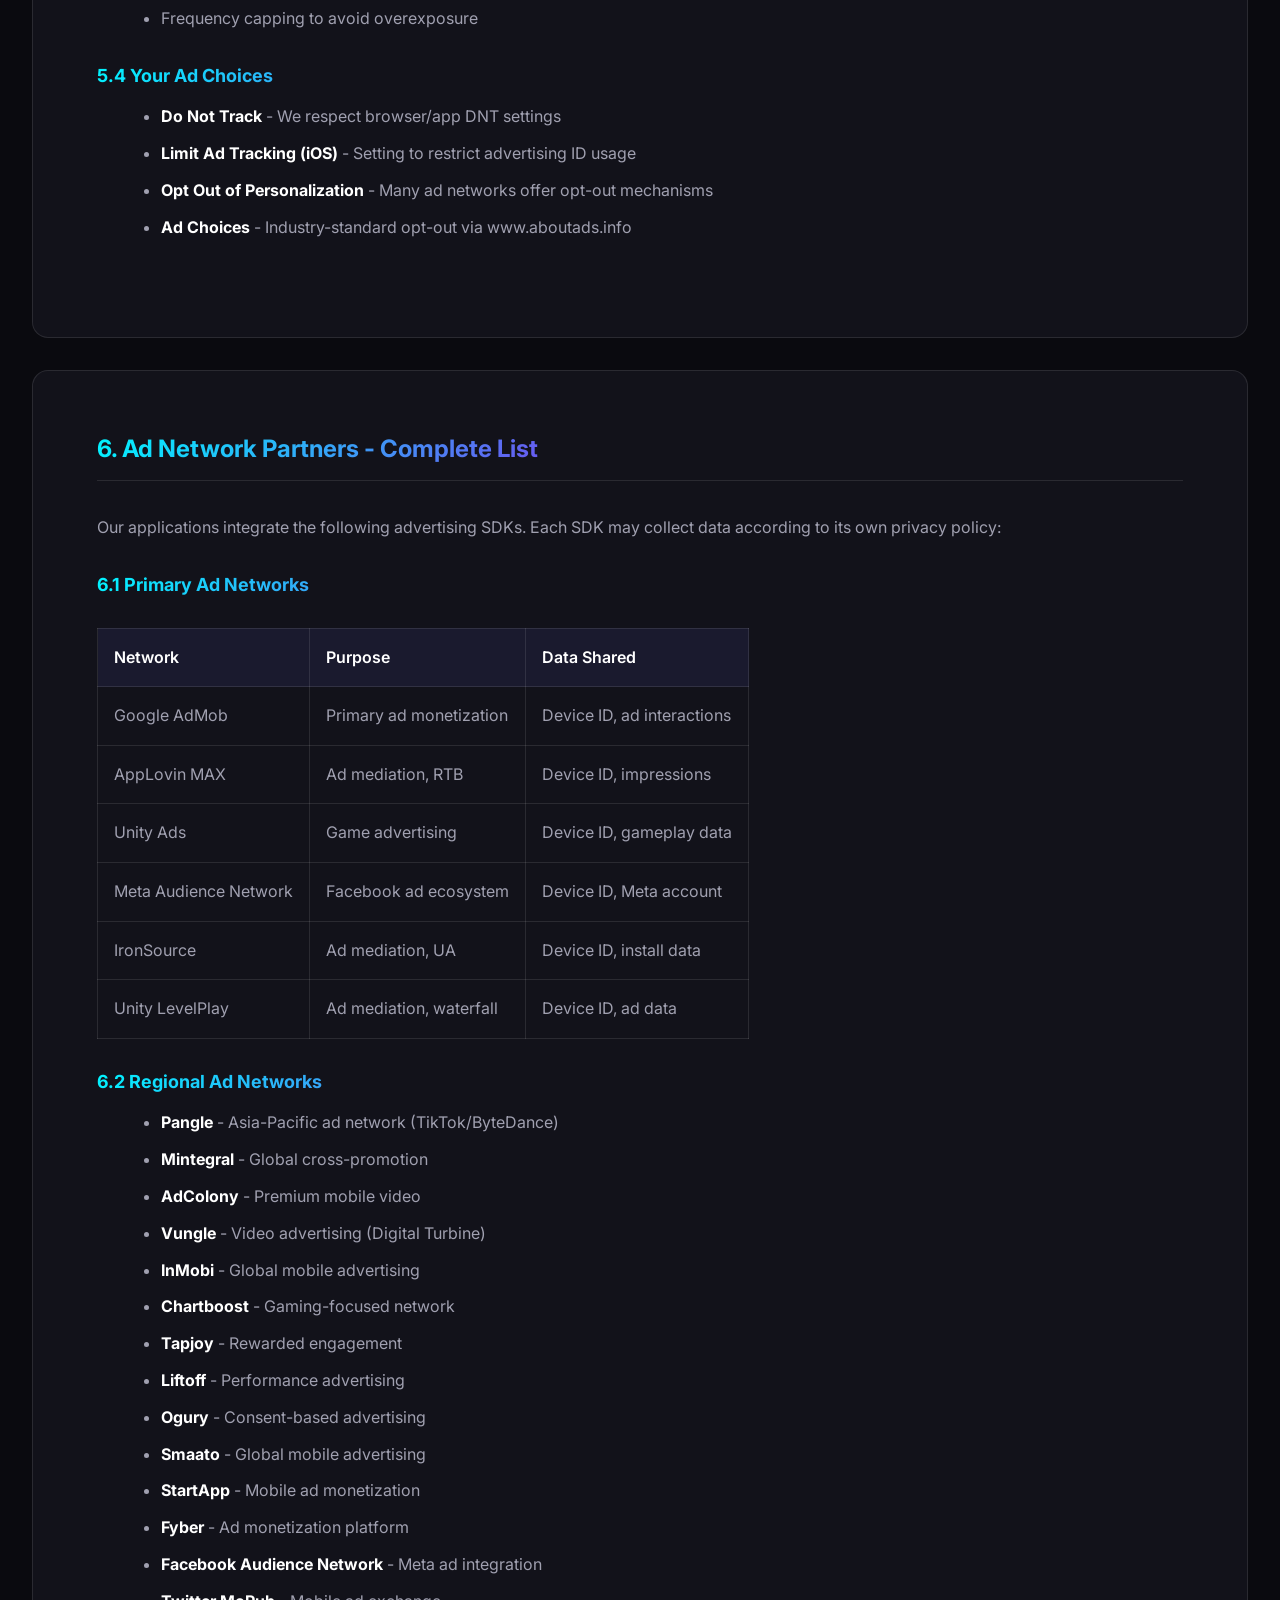
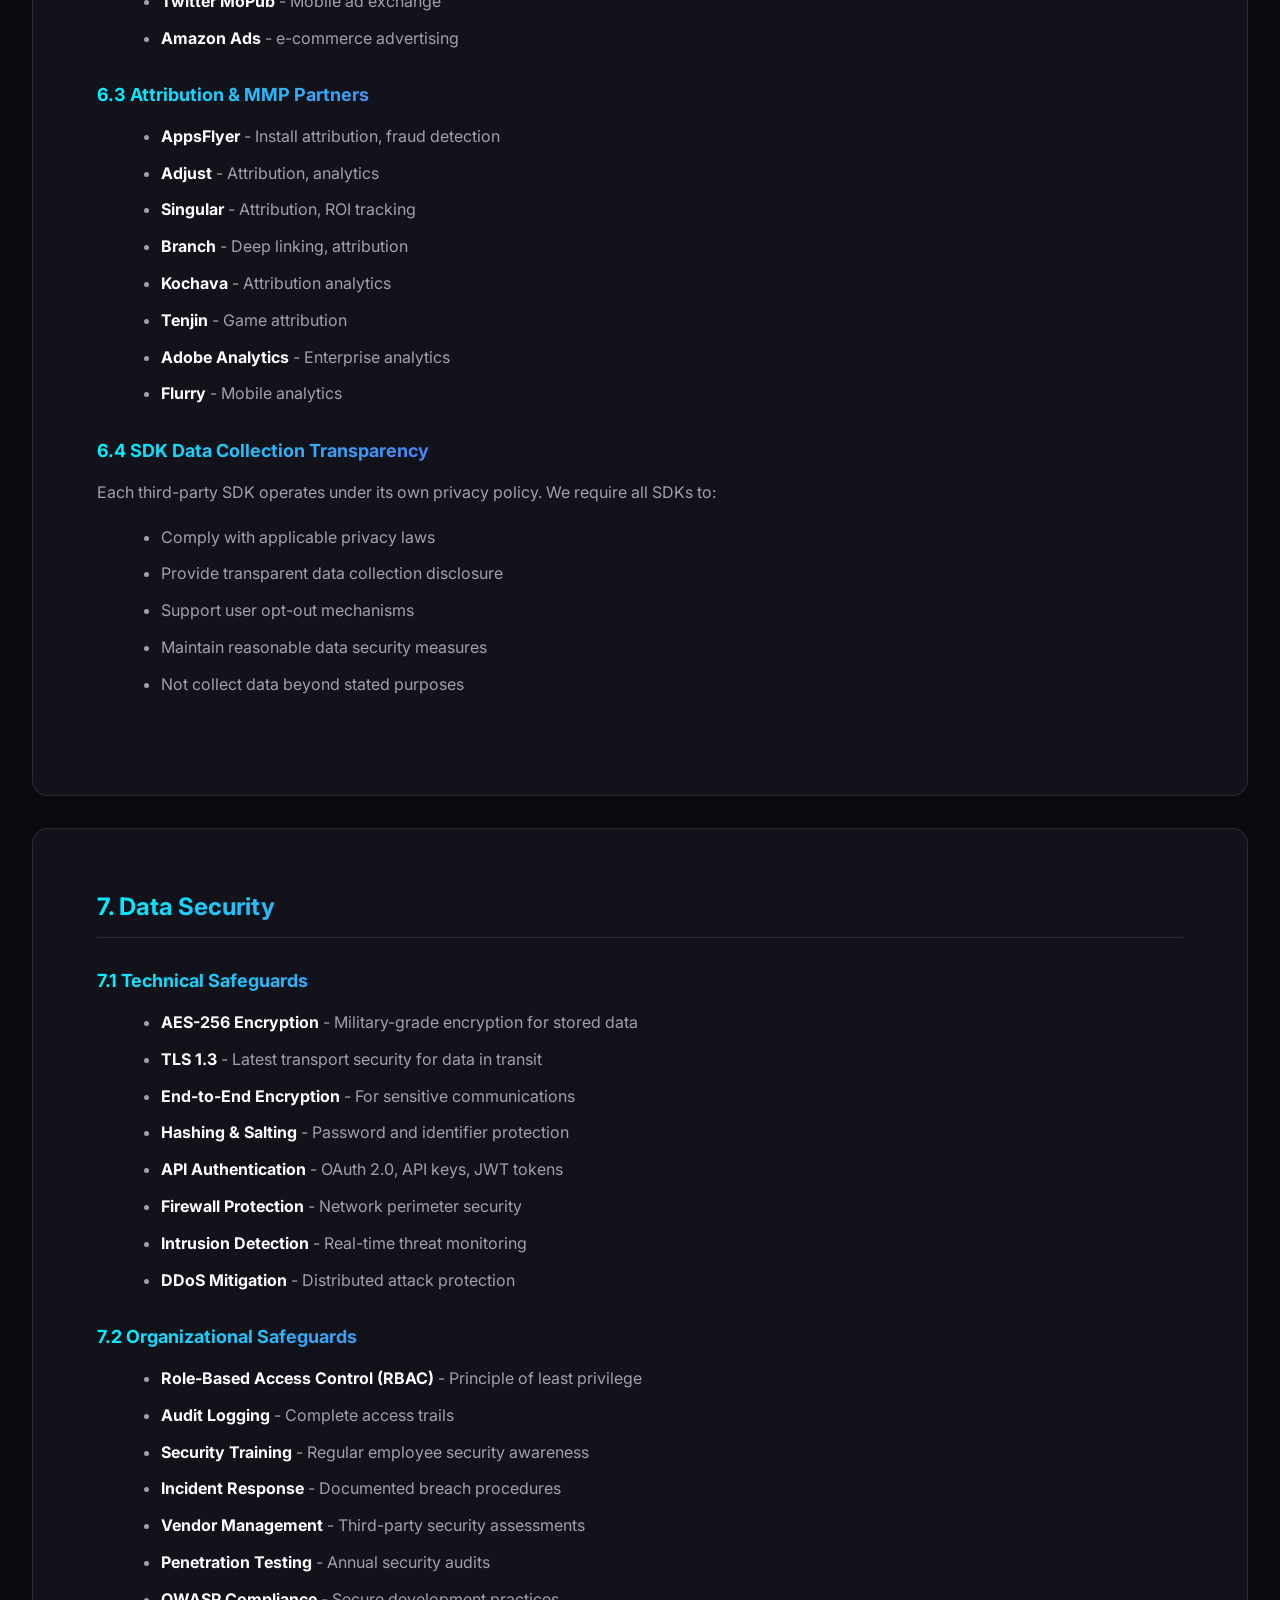
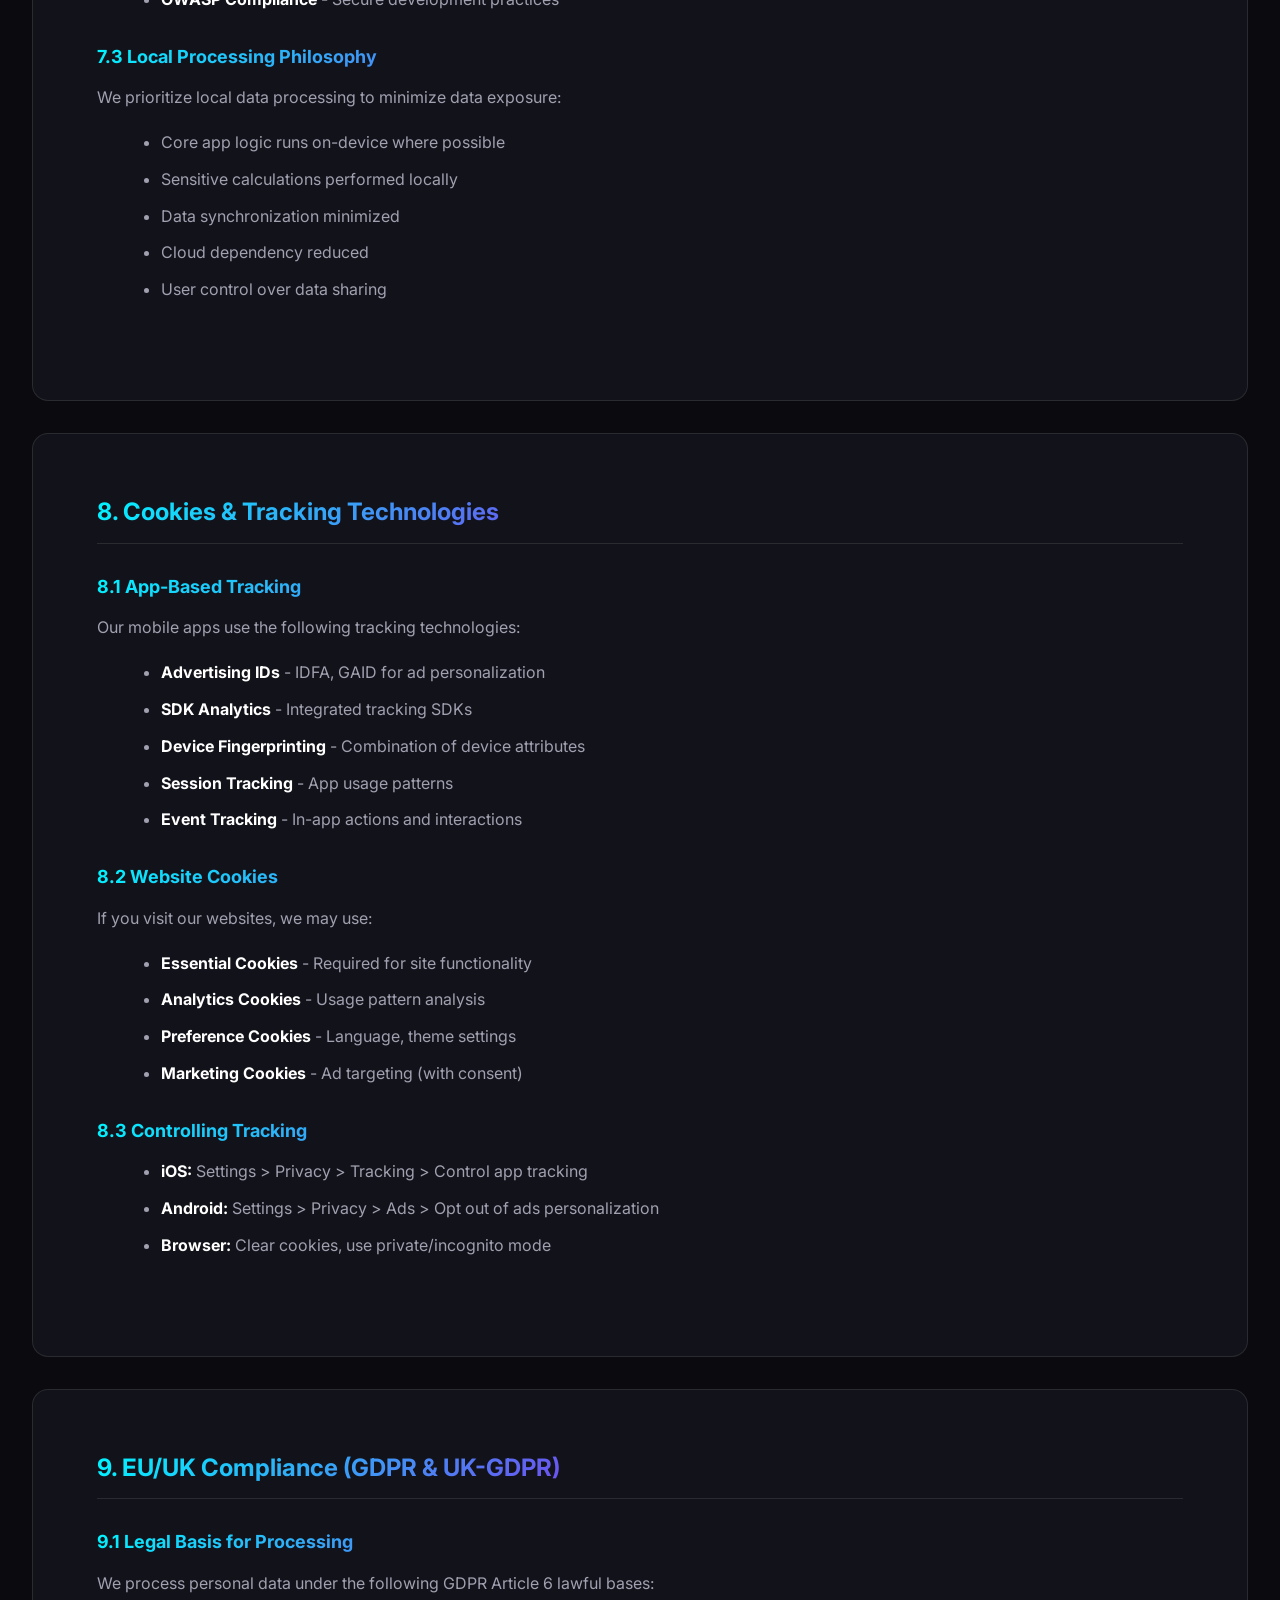
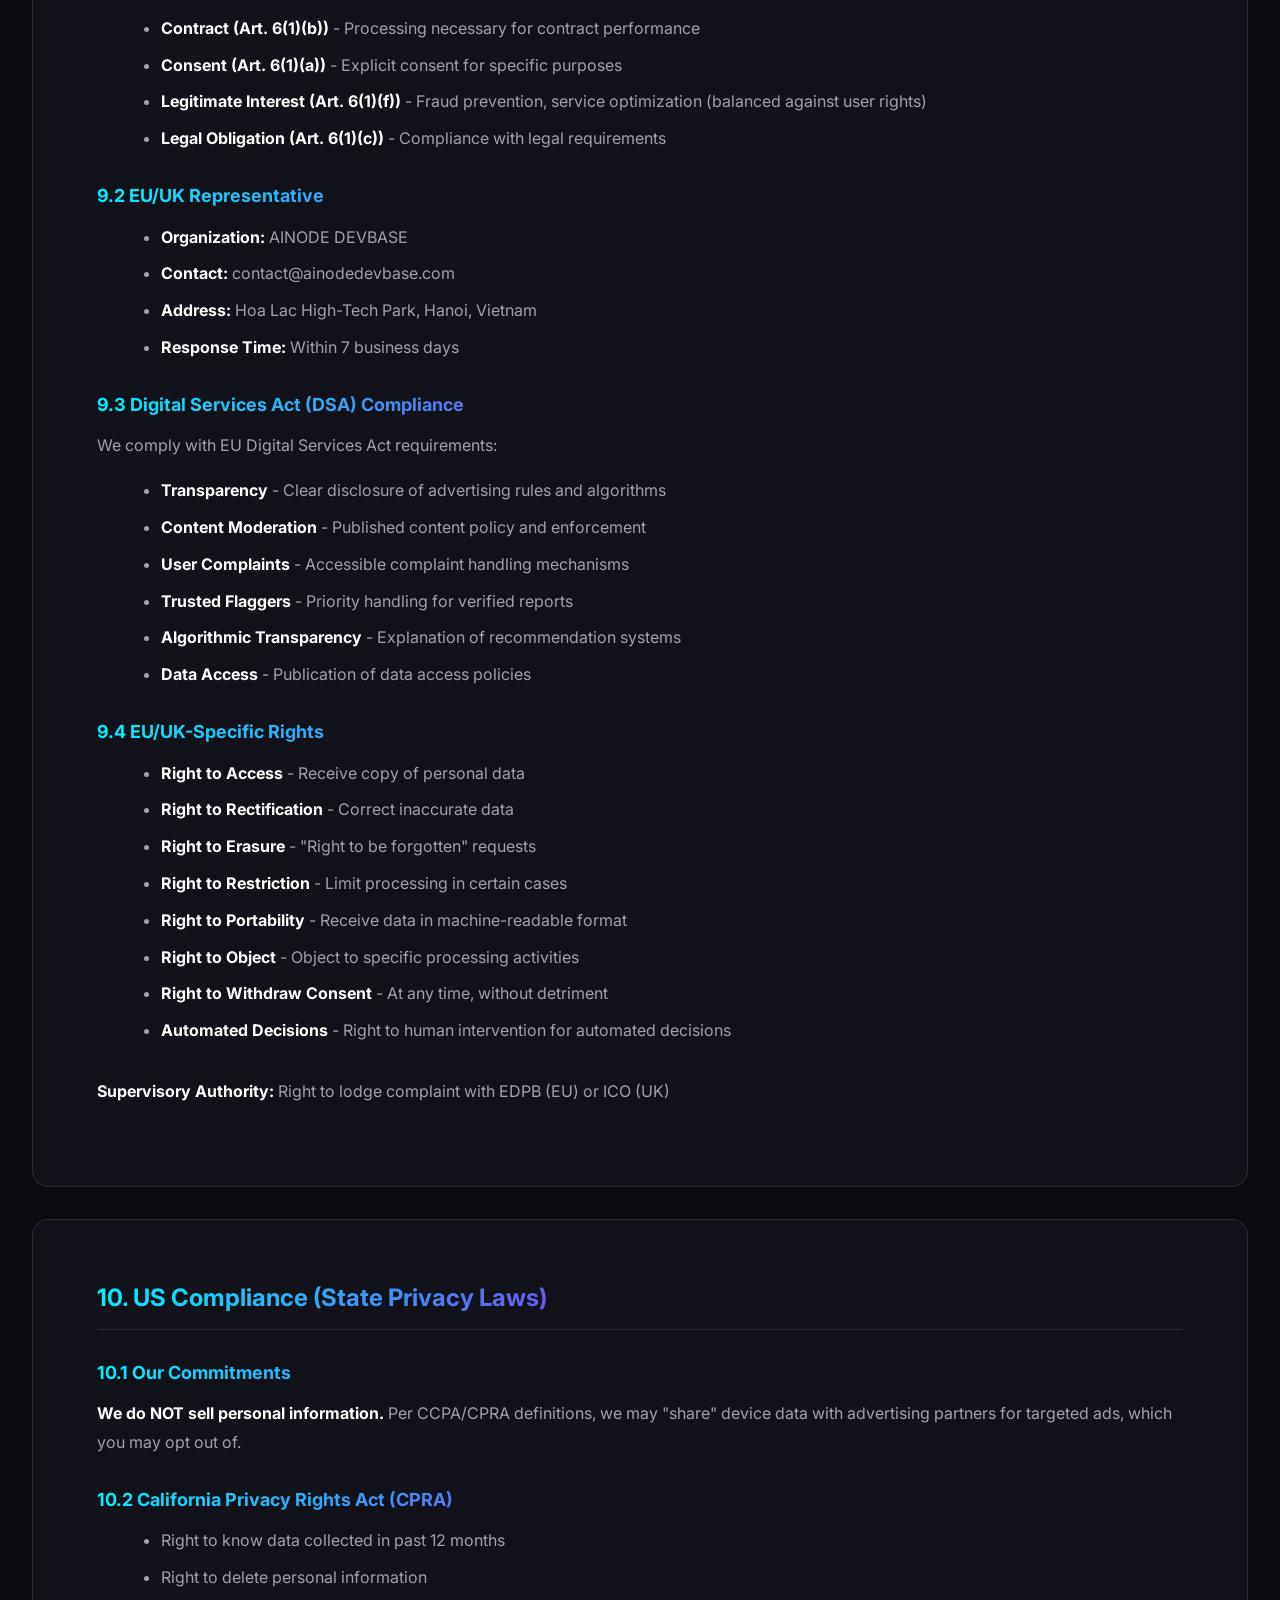
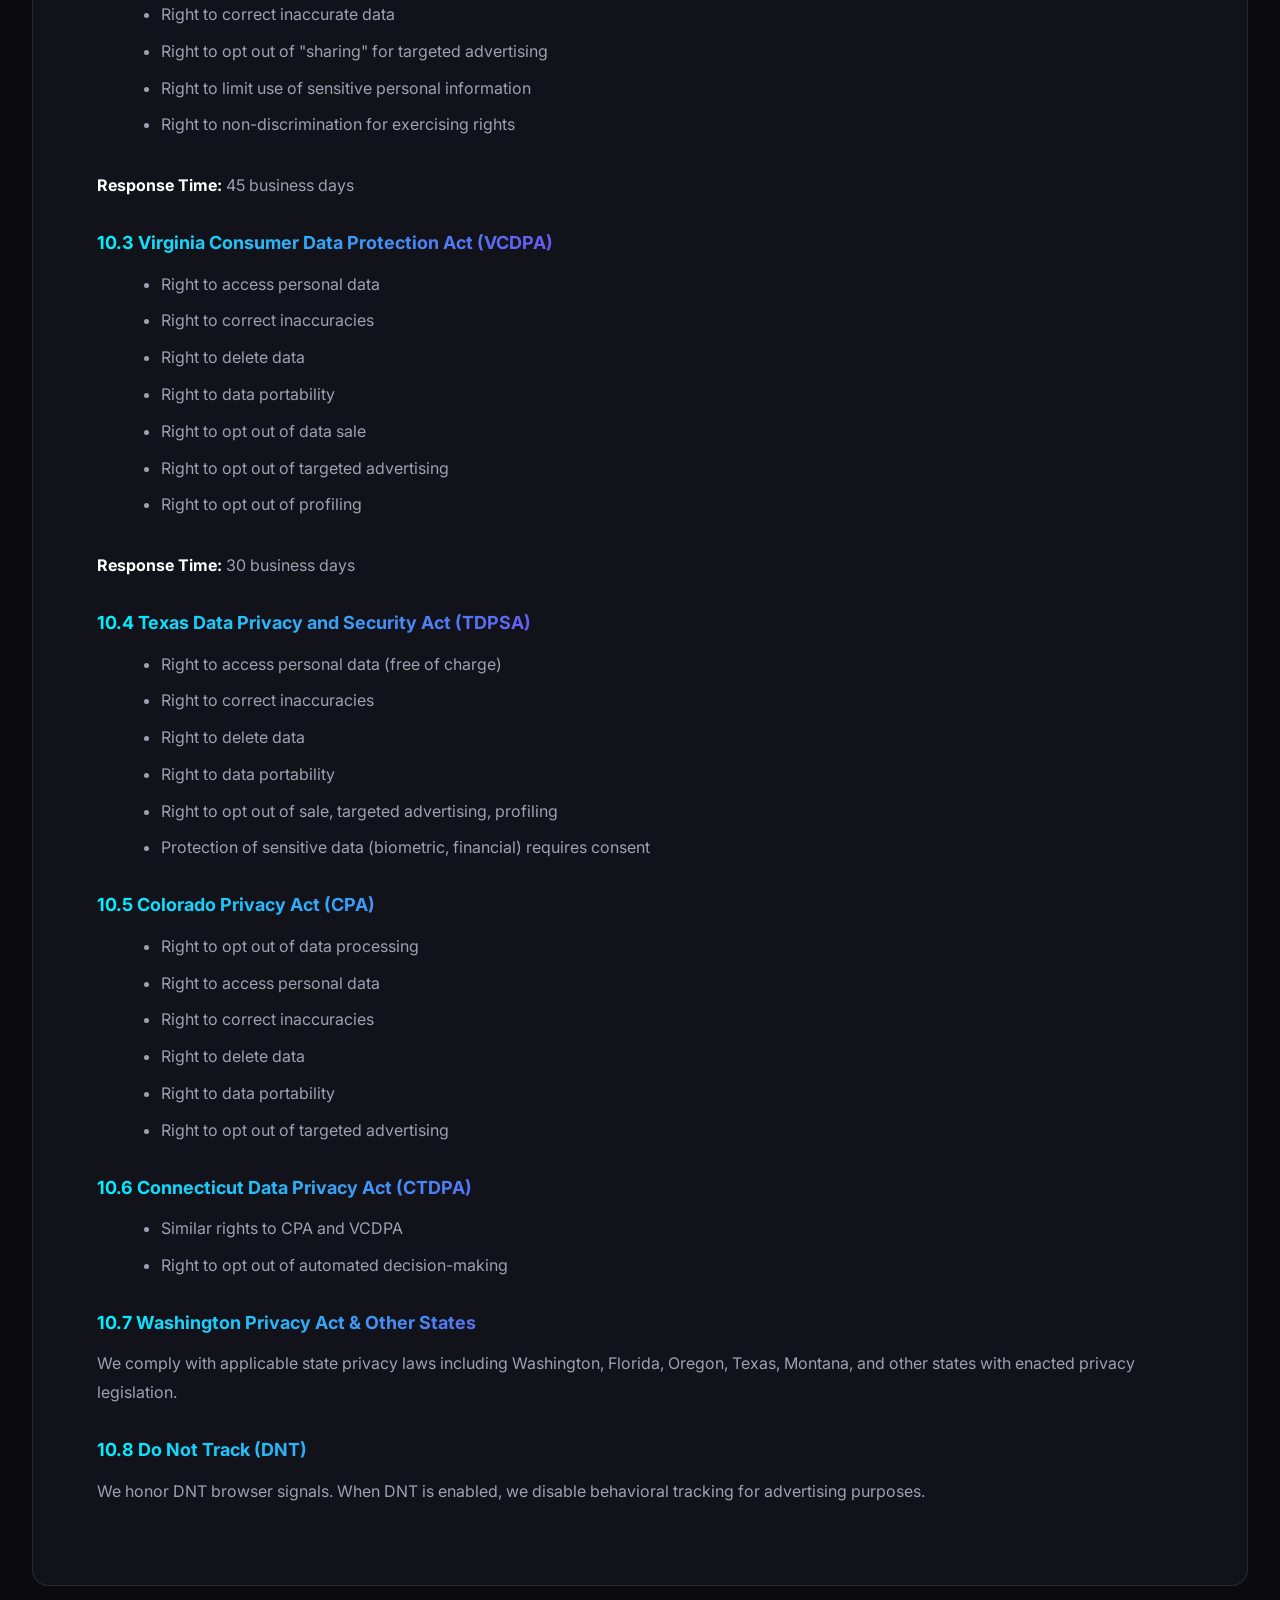
<file: privacy.html>
<!DOCTYPE html>
<html lang="en">
<head>
    <meta charset="UTF-8">
    <meta name="viewport" content="width=device-width, initial-scale=1.0">
    <title>Privacy Policy - AINODE DEVBASE | Data Protection & Privacy Commitment</title>
    <meta name="description" content="AINODE DEVBASE Privacy Policy - Learn how we protect your data, our commitment to privacy-first principles, and compliance with GDPR, CCPA, and global privacy regulations.">
    <meta name="robots" content="index, follow">
    <link rel="canonical" href="https://ainodedevbase.com/privacy.html">
    <link rel="icon" type="image/svg+xml" href="data:image/svg+xml,%3Csvg xmlns='http://www.w3.org/2000/svg' viewBox='0 0 200 50'%3E%3Cdefs%3E%3ClinearGradient id='g' x1='0%25' y1='0%25' x2='100%25' y2='100%25'%3E%3Cstop offset='0%25' stop-color='%2300f5ff'/%3E%3Cstop offset='100%25' stop-color='%237c3aed'/%3E%3C/linearGradient%3E%3C/defs%3E%3Ctext x='10' y='38' font-family='Arial' font-size='28' font-weight='bold' fill='url(%23g)'%3EAINODE%3C/text%3E%3C/svg%3E">
    <link rel="preconnect" href="https://fonts.googleapis.com">
    <link rel="preconnect" href="https://fonts.gstatic.com" crossorigin>
    <link href="https://fonts.googleapis.com/css2?family=Inter:wght@300;400;500;600;700;800&display=swap" rel="stylesheet">
    <link rel="stylesheet" href="css/styles.css">
</head>
<body>
    <div class="cursor-tracker"></div>
    <header class="header">
        <div class="header-content">
            <a href="index.html" class="logo">
                <svg xmlns="http://www.w3.org/2000/svg" viewBox="0 0 200 50">
                    <defs>
                        <linearGradient id="logoGradient" x1="0%" y1="0%" x2="100%" y2="100%">
                            <stop offset="0%" style="stop-color:#00f5ff;stop-opacity:1" />
                            <stop offset="50%" style="stop-color:#7c3aed;stop-opacity:1" />
                            <stop offset="100%" style="stop-color:#f472b6;stop-opacity:1" />
                        </linearGradient>
                        <filter id="glow"><feGaussianBlur stdDeviation="2" result="coloredBlur"/><feMerge><feMergeNode in="coloredBlur"/><feMergeNode in="SourceGraphic"/></feMerge></filter>
                    </defs>
                    <text x="10" y="38" font-family="Arial, sans-serif" font-size="28" font-weight="bold" fill="url(#logoGradient)" filter="url(#glow)">AINODE</text>
                    <circle cx="180" cy="25" r="8" fill="none" stroke="url(#logoGradient)" stroke-width="2" filter="url(#glow)"><animate attributeName="r" values="8;10;8" dur="2s" repeatCount="indefinite"/><animate attributeName="opacity" values="1;0.5;1" dur="2s" repeatCount="indefinite"/></circle>
                </svg>
            </a>
            <nav>
                <ul class="nav-menu">
                    <li><a href="index.html">Home</a></li>
                    <li><a href="services.html">Services</a></li>
                    <li><a href="advantages.html">Advantages</a></li>
                    <li><a href="news.html">News</a></li>
                    <li><a href="contact.html">Contact</a></li>
                </ul>
            </nav>
            <div class="mobile-toggle"><span></span><span></span><span></span></div>
        </div>
    </header>

    <section class="hero" style="min-height: 40vh;">
        <div class="hero-particles"></div>
        <div class="hero-content">
            <h1 class="hero-title">Privacy Policy</h1>
            <p class="hero-subtitle">Our commitment to protecting your privacy and data security. Last updated: January 2026</p>
        </div>
    </section>

    <section class="section">
        <div class="container">
            <div class="privacy-full-content">
                <!-- Section 1: Introduction -->
                <div class="privacy-section fade-in visible">
                    <h2>1. Introduction</h2>
                    <p>AINODE DEVBASE ("we," "us," or "our") is committed to protecting your privacy and ensuring the security of your personal data. This Privacy Policy explains how we collect, use, disclose, and safeguard your information when you use our mobile applications, websites, and related services.</p>
                    <p>This policy is a comprehensive 2026 global compliance version, fully aligned with:</p>
                    <ul>
                        <li>EU General Data Protection Regulation (GDPR) & UK-GDPR</li>
                        <li>EU Digital Services Act (DSA)</li>
                        <li>California Consumer Privacy Act (CCPA) & California Privacy Rights Act (CPRA)</li>
                        <li>Virginia Consumer Data Protection Act (VCDPA)</li>
                        <li>Texas Data Privacy and Security Act (TDPSA)</li>
                        <li>Colorado Privacy Act (CPA)</li>
                        <li>Connecticut Data Privacy Act (CTDPA)</li>
                        <li>Brazil Lei Geral de Proteção de Dados (LGPD)</li>
                        <li>China Personal Information Protection Law (PIPL)</li>
                        <li>India Digital Personal Data Protection Act (DPDP)</li>
                        <li>Saudi Arabia Personal Data Protection Law</li>
                        <li>Apple App Store & Google Play Developer Guidelines</li>
                        <li>EU AI Act (for AI-generated content features)</li>
                    </ul>
                </div>

                <!-- Section 2: Data Collection -->
                <div class="privacy-section fade-in visible">
                    <h2>2. Data Collection</h2>
                    <p>We strictly adhere to the "minimum necessary" principle and collect only information essential for service operation, advertising monetization (IAA), in-app purchases (IAP), and fraud prevention.</p>
                    
                    <h3>2.1 Device Fingerprint & Identifiers</h3>
                    <ul>
                        <li><strong>IDFA</strong> (Identifier for Advertisers) - iOS devices</li>
                        <li><strong>GAID</strong> (Google Advertising ID) - Android devices</li>
                        <li><strong>OAID</strong> (Open Anonymous Device Identifier) - Android devices for Chinese market</li>
                        <li><strong>IDFV</strong> (Identifier for Vendors) - iOS devices (for same vendor apps)</li>
                        <li><strong>Device Brand</strong> - Manufacturer name (e.g., Apple, Samsung)</li>
                        <li><strong>Device Model</strong> - Model identifier (e.g., iPhone 15, Pixel 8)</li>
                        <li><strong>Screen Resolution</strong> - Display dimensions in pixels</li>
                        <li><strong>System Version</strong> - iOS/Android version numbers</li>
                        <li><strong>Language Settings</strong> - Device language and locale preferences</li>
                        <li><strong>Battery Status</strong> - Battery level and charging state</li>
                        <li><strong>System Clock Offset</strong> - Time zone detection for fraud prevention</li>
                        <li><strong>Encrypted Device Identifiers</strong> - Hashed identifiers not linked to real identity</li>
                    </ul>
                    
                    <h3>2.2 Network Environment Data</h3>
                    <ul>
                        <li><strong>IP Address</strong> - Geographic compliance filtering only (not precise location)</li>
                        <li><strong>Mobile Network Carrier</strong> - Carrier name and network type</li>
                        <li><strong>Wi-Fi Status</strong> - Connection state and SSID (if permitted)</li>
                        <li><strong>Network Type</strong> - 4G, 5G, LTE, Wi-Fi connection classification</li>
                        <li><strong>VPN/Proxy Detection</strong> - For fraud and regional compliance</li>
                    </ul>
                    
                    <h3>2.3 Advertising Behavior Data (IAA)</h3>
                    <ul>
                        <li><strong>Ad Impression ID</strong> - Unique identifier for each ad view</li>
                        <li><strong>Click Timestamp</strong> - Exact time of ad interactions</li>
                        <li><strong>Conversion Path</strong> - User journey from impression to action</li>
                        <li><strong>Rewarded Video Duration</strong> - Total watch time and early exit points</li>
                        <li><strong>Ad Dwell Time</strong> - Time spent viewing each ad</li>
                        <li><strong>Skip Behavior</strong> - When and how users skip ads</li>
                        <li><strong>Interaction Events</strong> - Clicks, swipes, and engagement metrics</li>
                    </ul>
                    
                    <h3>2.4 User Experience Data (UX Analytics)</h3>
                    <ul>
                        <li><strong>Feature Usage Frequency</strong> - Which app features are used most</li>
                        <li><strong>Core Loop Triggers</strong> - Application interaction patterns</li>
                        <li><strong>Paywall Click-Through Rate</strong> - Response to purchase prompts</li>
                        <li><strong>Onboarding Drop-off Points</strong> - Where new users abandon the app</li>
                        <li><strong>Session Duration</strong> - Length of app usage sessions</li>
                        <li><strong>Navigation Patterns</strong> - User flow through app screens</li>
                    </ul>
                    
                    <h3>2.5 Financial Transaction Data (IAP)</h3>
                    <ul>
                        <li><strong>Order Number</strong> - Unique transaction identifier</li>
                        <li><strong>Product SKUs</strong> - Purchased item identifiers</li>
                        <li><strong>Quantity</strong> - Number of items purchased</li>
                        <li><strong>Currency</strong> - Payment currency (USD, EUR, etc.)</li>
                        <li><strong>Amount</strong> - Transaction value in local currency</li>
                        <li><strong>Country Code</strong> - Purchase region (ISO 3166-1)</li>
                        <li><strong>Transaction Timestamp</strong> - Date and time of purchase</li>
                        <li><strong>Sandbox Status</strong> - Whether test/development purchase</li>
                        <li><strong>Order Status</strong> - Success, failed, refunded, pending</li>
                        <li><strong>Receipt Data</strong> - App Store/Play Store transaction receipts</li>
                    </ul>
                    
                    <h3>2.6 Sensitive Data We Do NOT Collect</h3>
                    <p><strong>We NEVER collect:</strong></p>
                    <ul>
                        <li>Real names, addresses, or physical location</li>
                        <li>Social security numbers or national ID numbers</li>
                        <li>Bank account details or credit card numbers</li>
                        <li>CVV codes or payment passwords</li>
                        <li>Medical records or health information</li>
                        <li>Biometric data (fingerprints, face data) unless explicitly required and disclosed</li>
                        <li>Private messages or communication content</li>
                        <li>Contacts or calendar information (unless app feature requires)</li>
                    </ul>
                </div>

                <!-- Section 3: Data Usage -->
                <div class="privacy-section fade-in visible">
                    <h2>3. Data Usage</h2>
                    <p>All collected data undergoes encrypted processing with the following safeguards:</p>
                    
                    <h3>3.1 Processing Principles</h3>
                    <ul>
                        <li><strong>Encryption at Rest</strong> - AES-256 encryption for stored data</li>
                        <li><strong>Encryption in Transit</strong> - TLS 1.3 for all data transmission</li>
                        <li><strong>Access Control</strong> - Role-based access with audit logging</li>
                        <li><strong>Data Minimization</strong> - Only collecting necessary data</li>
                        <li><strong>Purpose Limitation</strong> - Data used only for stated purposes</li>
                        <li><strong>Storage Limitation</strong> - Retaining data only as long as necessary</li>
                    </ul>
                    
                    <h3>3.2 Specific Use Cases</h3>
                    <ul>
                        <li>Maintaining IAA system operations and ad delivery</li>
                        <li>Processing IAP transactions and receipts</li>
                        <li>Optimizing user interface and experience</li>
                        <li>Preventing and detecting fraudulent activities</li>
                        <li>Ensuring service stability and security</li>
                        <li>Regional compliance verification and enforcement</li>
                        <li>Attribution analytics for advertising campaigns</li>
                        <li>Personalized content and recommendations (with consent)</li>
                    </ul>
                </div>

                <!-- Section 4: Third-Party Data Sharing -->
                <div class="privacy-section fade-in visible">
                    <h2>4. Third-Party Data Sharing</h2>
                    <p>We share only anonymized, aggregated, or pseudonymized data with third parties under strict data processing agreements. All sharing follows "minimum necessary, encrypted transmission, full control" principles.</p>
                    
                    <h3>4.1 Ad Mediation Platforms</h3>
                    <ul>
                        <li><strong>AppLovin MAX</strong> - Real-time bidding, fill rate optimization, audience targeting</li>
                        <li><strong>Google AdMob</strong> - Ad serving, mediation, performance optimization</li>
                        <li><strong>Unity LevelPlay</strong> - Ad mediation, waterfall management</li>
                        <li><strong>Meta Audience Network</strong> - Facebook/Meta ad integration</li>
                        <li><strong>IronSource</strong> - Ad mediation, user acquisition</li>
                        <li><strong>Pangle</strong> - Ad serving (ByteDance/TikTok ecosystem)</li>
                        <li><strong>Mintegral</strong> - Cross-promotion and ad serving</li>
                        <li><strong>Chartboost</strong> - Game ad network and mediation</li>
                        <li><strong>Vungle (Digital Turbine)</strong> - Video ad placement and optimization</li>
                        <li><strong>InMobi</strong> - Mobile advertising and monetization</li>
                        <li><strong>Unity Ads</strong> - Game-focused advertising</li>
                        <li><strong>Liftoff</strong> - Mobile ad optimization</li>
                        <li><strong>Ogury</strong> - Consent-based mobile advertising</li>
                        <li><strong>AdColony</strong> - Mobile video advertising</li>
                        <li><strong>Tapjoy</strong> - Rewarded ads and monetization</li>
                    </ul>
                    
                    <h3>4.2 Attribution & Analytics Platforms</h3>
                    <ul>
                        <li><strong>AppsFlyer</strong> - Install attribution, multi-touch attribution, fraud detection</li>
                        <li><strong>Adjust</strong> - Mobile attribution, analytics, automation</li>
                        <li><strong>Singular</strong> - Attribution, ROI optimization, analytics</li>
                        <li><strong>Branch</strong> - Deep linking, attribution, link generation</li>
                        <li><strong>Kochava</strong> - Attribution analytics and fraud prevention</li>
                        <li><strong>Amplitude</strong> - Product analytics and user behavior</li>
                        <li><strong>Mixpanel</strong> - Event tracking and user analytics</li>
                        <li><strong>Firebase Analytics</strong> - Google analytics platform</li>
                    </ul>
                    
                    <h3>4.3 Payment Processors</h3>
                    <ul>
                        <li><strong>Apple Inc.</strong> - App Store IAP processing, receipt verification</li>
                        <li><strong>Google LLC</strong> - Google Play billing, order verification</li>
                        <li><strong>Stripe</strong> - Web payment processing (if applicable)</li>
                        <li><strong>PayPal</strong> - Alternative payment method (if applicable)</li>
                    </ul>
                    
                    <h3>4.4 Cloud & Infrastructure Providers</h3>
                    <ul>
                        <li><strong>Amazon Web Services (AWS)</strong> - Cloud hosting and storage</li>
                        <li><strong>Google Cloud Platform</strong> - Server infrastructure</li>
                        <li><strong>Microsoft Azure</strong> - Cloud services</li>
                        <li><strong>Firebase</strong> - Backend services, crash reporting</li>
                    </ul>
                    
                    <h3>4.5 Data Shared with Third Parties</h3>
                    <p><strong>Shared Data Types:</strong></p>
                    <ul>
                        <li>Anonymized device information (non-identifiable)</li>
                        <li>Advertising IDs (IDFA/GAID) for ad targeting</li>
                        <li>Ad impression and click data (aggregated)</li>
                        <li>Install attribution data (timestamp, source, campaign)</li>
                        <li>Order receipts (excluding payment card details)</li>
                        <li>Crash reports and performance metrics</li>
                    </ul>
                    <p><strong>Never Shared:</strong> Real names, physical addresses, payment card numbers, passwords, or any data that could identify a specific individual without additional information.</p>
                </div>

                <!-- Section 5: Advertising & Monetization -->
                <div class="privacy-section fade-in visible">
                    <h2>5. Advertising & Monetization</h2>
                    
                    <h3>5.1 Ad Types We Display</h3>
                    <ul>
                        <li><strong>Splash Ads</strong> - Full-screen branded experiences displayed during app launch (2-5 seconds)</li>
                        <li><strong>Rewarded Video Ads</strong> - User-initiated video viewing for in-app rewards (coins, features, content)</li>
                        <li><strong>Interstitial Ads</strong> - Full-screen ads at natural transition points (level complete, pause menu)</li>
                        <li><strong>Banner Ads</strong> - Persistent display ads (320x50, 728x90) at screen top or bottom</li>
                        <li><strong>Native Ads</strong> - Content-matched ads integrated into app feeds and content streams</li>
                        <li><strong>Playable Ads</strong> - Interactive demo ads allowing users to try before installing</li>
                        <li><strong>AR Ads</strong> - Augmented reality advertising experiences (where supported)</li>
                    </ul>
                    
                    <h3>5.2 How Advertising Works</h3>
                    <p>Our advertising ecosystem operates as follows:</p>
                    <ol>
                        <li><strong>Ad Request</strong> - App requests ads from our mediation platform</li>
                        <li><strong>Real-Time Bidding (RTB)</strong> - Multiple advertisers bid for the impression</li>
                        <li><strong>Ad Selection</strong> - Highest bidder's ad is selected</li>
                        <li><strong>Ad Display</strong> - Ad is rendered and displayed to user</li>
                        <li><strong>Engagement Tracking</strong> - User interactions (views, clicks) are recorded</li>
                        <li><strong>Attribution</strong> - Conversion attribution to advertising campaigns</li>
                    </ol>
                    
                    <h3>5.3 Ad-Related Data Processing</h3>
                    <p>Advertising data is used for:</p>
                    <ul>
                        <li>Delivering relevant advertisements based on user preferences</li>
                        <li>Measuring ad campaign effectiveness and ROI</li>
                        <li>Detecting and preventing ad fraud</li>
                        <li>Optimizing ad timing, placement, and frequency</li>
                        <li>Attributing app installs and conversions to advertising sources</li>
                        <li>A/B testing ad creative and formats</li>
                        <li>Frequency capping to avoid overexposure</li>
                    </ul>
                    
                    <h3>5.4 Your Ad Choices</h3>
                    <ul>
                        <li><strong>Do Not Track</strong> - We respect browser/app DNT settings</li>
                        <li><strong>Limit Ad Tracking (iOS)</strong> - Setting to restrict advertising ID usage</li>
                        <li><strong>Opt Out of Personalization</strong> - Many ad networks offer opt-out mechanisms</li>
                        <li><strong>Ad Choices</strong> - Industry-standard opt-out via www.aboutads.info</li>
                    </ul>
                </div>

                <!-- Section 6: Ad Network Partners -->
                <div class="privacy-section fade-in visible">
                    <h2>6. Ad Network Partners - Complete List</h2>
                    <p>Our applications integrate the following advertising SDKs. Each SDK may collect data according to its own privacy policy:</p>
                    
                    <h3>6.1 Primary Ad Networks</h3>
                    <table class="ad-network-table">
                        <tr><th>Network</th><th>Purpose</th><th>Data Shared</th></tr>
                        <tr><td>Google AdMob</td><td>Primary ad monetization</td><td>Device ID, ad interactions</td></tr>
                        <tr><td>AppLovin MAX</td><td>Ad mediation, RTB</td><td>Device ID, impressions</td></tr>
                        <tr><td>Unity Ads</td><td>Game advertising</td><td>Device ID, gameplay data</td></tr>
                        <tr><td>Meta Audience Network</td><td>Facebook ad ecosystem</td><td>Device ID, Meta account</td></tr>
                        <tr><td>IronSource</td><td>Ad mediation, UA</td><td>Device ID, install data</td></tr>
                        <tr><td>Unity LevelPlay</td><td>Ad mediation, waterfall</td><td>Device ID, ad data</td></tr>
                    </table>
                    
                    <h3>6.2 Regional Ad Networks</h3>
                    <ul>
                        <li><strong>Pangle</strong> - Asia-Pacific ad network (TikTok/ByteDance)</li>
                        <li><strong>Mintegral</strong> - Global cross-promotion</li>
                        <li><strong>AdColony</strong> - Premium mobile video</li>
                        <li><strong>Vungle</strong> - Video advertising (Digital Turbine)</li>
                        <li><strong>InMobi</strong> - Global mobile advertising</li>
                        <li><strong>Chartboost</strong> - Gaming-focused network</li>
                        <li><strong>Tapjoy</strong> - Rewarded engagement</li>
                        <li><strong>Liftoff</strong> - Performance advertising</li>
                        <li><strong>Ogury</strong> - Consent-based advertising</li>
                        <li><strong>Smaato</strong> - Global mobile advertising</li>
                        <li><strong>StartApp</strong> - Mobile ad monetization</li>
                        <li><strong>Fyber</strong> - Ad monetization platform</li>
                        <li><strong>Facebook Audience Network</strong> - Meta ad integration</li>
                        <li><strong>Twitter MoPub</strong> - Mobile ad exchange</li>
                        <li><strong>Amazon Ads</strong> - e-commerce advertising</li>
                    </ul>
                    
                    <h3>6.3 Attribution & MMP Partners</h3>
                    <ul>
                        <li><strong>AppsFlyer</strong> - Install attribution, fraud detection</li>
                        <li><strong>Adjust</strong> - Attribution, analytics</li>
                        <li><strong>Singular</strong> - Attribution, ROI tracking</li>
                        <li><strong>Branch</strong> - Deep linking, attribution</li>
                        <li><strong>Kochava</strong> - Attribution analytics</li>
                        <li><strong>Tenjin</strong> - Game attribution</li>
                        <li><strong>Adobe Analytics</strong> - Enterprise analytics</li>
                        <li><strong>Flurry</strong> - Mobile analytics</li>
                    </ul>
                    
                    <h3>6.4 SDK Data Collection Transparency</h3>
                    <p>Each third-party SDK operates under its own privacy policy. We require all SDKs to:</p>
                    <ul>
                        <li>Comply with applicable privacy laws</li>
                        <li>Provide transparent data collection disclosure</li>
                        <li>Support user opt-out mechanisms</li>
                        <li>Maintain reasonable data security measures</li>
                        <li>Not collect data beyond stated purposes</li>
                    </ul>
                </div>

                <!-- Section 7: Data Security -->
                <div class="privacy-section fade-in visible">
                    <h2>7. Data Security</h2>
                    
                    <h3>7.1 Technical Safeguards</h3>
                    <ul>
                        <li><strong>AES-256 Encryption</strong> - Military-grade encryption for stored data</li>
                        <li><strong>TLS 1.3</strong> - Latest transport security for data in transit</li>
                        <li><strong>End-to-End Encryption</strong> - For sensitive communications</li>
                        <li><strong>Hashing & Salting</strong> - Password and identifier protection</li>
                        <li><strong>API Authentication</strong> - OAuth 2.0, API keys, JWT tokens</li>
                        <li><strong>Firewall Protection</strong> - Network perimeter security</li>
                        <li><strong>Intrusion Detection</strong> - Real-time threat monitoring</li>
                        <li><strong>DDoS Mitigation</strong> - Distributed attack protection</li>
                    </ul>
                    
                    <h3>7.2 Organizational Safeguards</h3>
                    <ul>
                        <li><strong>Role-Based Access Control (RBAC)</strong> - Principle of least privilege</li>
                        <li><strong>Audit Logging</strong> - Complete access trails</li>
                        <li><strong>Security Training</strong> - Regular employee security awareness</li>
                        <li><strong>Incident Response</strong> - Documented breach procedures</li>
                        <li><strong>Vendor Management</strong> - Third-party security assessments</li>
                        <li><strong>Penetration Testing</strong> - Annual security audits</li>
                        <li><strong>OWASP Compliance</strong> - Secure development practices</li>
                    </ul>
                    
                    <h3>7.3 Local Processing Philosophy</h3>
                    <p>We prioritize local data processing to minimize data exposure:</p>
                    <ul>
                        <li>Core app logic runs on-device where possible</li>
                        <li>Sensitive calculations performed locally</li>
                        <li>Data synchronization minimized</li>
                        <li>Cloud dependency reduced</li>
                        <li>User control over data sharing</li>
                    </ul>
                </div>

                <!-- Section 8: Cookies & Tracking -->
                <div class="privacy-section fade-in visible">
                    <h2>8. Cookies & Tracking Technologies</h2>
                    
                    <h3>8.1 App-Based Tracking</h3>
                    <p>Our mobile apps use the following tracking technologies:</p>
                    <ul>
                        <li><strong>Advertising IDs</strong> - IDFA, GAID for ad personalization</li>
                        <li><strong>SDK Analytics</strong> - Integrated tracking SDKs</li>
                        <li><strong>Device Fingerprinting</strong> - Combination of device attributes</li>
                        <li><strong>Session Tracking</strong> - App usage patterns</li>
                        <li><strong>Event Tracking</strong> - In-app actions and interactions</li>
                    </ul>
                    
                    <h3>8.2 Website Cookies</h3>
                    <p>If you visit our websites, we may use:</p>
                    <ul>
                        <li><strong>Essential Cookies</strong> - Required for site functionality</li>
                        <li><strong>Analytics Cookies</strong> - Usage pattern analysis</li>
                        <li><strong>Preference Cookies</strong> - Language, theme settings</li>
                        <li><strong>Marketing Cookies</strong> - Ad targeting (with consent)</li>
                    </ul>
                    
                    <h3>8.3 Controlling Tracking</h3>
                    <ul>
                        <li><strong>iOS:</strong> Settings > Privacy > Tracking > Control app tracking</li>
                        <li><strong>Android:</strong> Settings > Privacy > Ads > Opt out of ads personalization</li>
                        <li><strong>Browser:</strong> Clear cookies, use private/incognito mode</li>
                    </ul>
                </div>

                <!-- Section 9: EU/UK Compliance -->
                <div class="privacy-section fade-in visible">
                    <h2>9. EU/UK Compliance (GDPR & UK-GDPR)</h2>
                    
                    <h3>9.1 Legal Basis for Processing</h3>
                    <p>We process personal data under the following GDPR Article 6 lawful bases:</p>
                    <ul>
                        <li><strong>Contract (Art. 6(1)(b))</strong> - Processing necessary for contract performance</li>
                        <li><strong>Consent (Art. 6(1)(a))</strong> - Explicit consent for specific purposes</li>
                        <li><strong>Legitimate Interest (Art. 6(1)(f))</strong> - Fraud prevention, service optimization (balanced against user rights)</li>
                        <li><strong>Legal Obligation (Art. 6(1)(c))</strong> - Compliance with legal requirements</li>
                    </ul>
                    
                    <h3>9.2 EU/UK Representative</h3>
                    <ul>
                        <li><strong>Organization:</strong> AINODE DEVBASE</li>
                        <li><strong>Contact:</strong> contact@ainodedevbase.com</li>
                        <li><strong>Address:</strong> Hoa Lac High-Tech Park, Hanoi, Vietnam</li>
                        <li><strong>Response Time:</strong> Within 7 business days</li>
                    </ul>
                    
                    <h3>9.3 Digital Services Act (DSA) Compliance</h3>
                    <p>We comply with EU Digital Services Act requirements:</p>
                    <ul>
                        <li><strong>Transparency</strong> - Clear disclosure of advertising rules and algorithms</li>
                        <li><strong>Content Moderation</strong> - Published content policy and enforcement</li>
                        <li><strong>User Complaints</strong> - Accessible complaint handling mechanisms</li>
                        <li><strong>Trusted Flaggers</strong> - Priority handling for verified reports</li>
                        <li><strong>Algorithmic Transparency</strong> - Explanation of recommendation systems</li>
                        <li><strong>Data Access</strong> - Publication of data access policies</li>
                    </ul>
                    
                    <h3>9.4 EU/UK-Specific Rights</h3>
                    <ul>
                        <li><strong>Right to Access</strong> - Receive copy of personal data</li>
                        <li><strong>Right to Rectification</strong> - Correct inaccurate data</li>
                        <li><strong>Right to Erasure</strong> - "Right to be forgotten" requests</li>
                        <li><strong>Right to Restriction</strong> - Limit processing in certain cases</li>
                        <li><strong>Right to Portability</strong> - Receive data in machine-readable format</li>
                        <li><strong>Right to Object</strong> - Object to specific processing activities</li>
                        <li><strong>Right to Withdraw Consent</strong> - At any time, without detriment</li>
                        <li><strong>Automated Decisions</strong> - Right to human intervention for automated decisions</li>
                    </ul>
                    <p><strong>Supervisory Authority:</strong> Right to lodge complaint with EDPB (EU) or ICO (UK)</p>
                </div>

                <!-- Section 10: US Compliance -->
                <div class="privacy-section fade-in visible">
                    <h2>10. US Compliance (State Privacy Laws)</h2>
                    
                    <h3>10.1 Our Commitments</h3>
                    <p><strong>We do NOT sell personal information.</strong> Per CCPA/CPRA definitions, we may "share" device data with advertising partners for targeted ads, which you may opt out of.</p>
                    
                    <h3>10.2 California Privacy Rights Act (CPRA)</h3>
                    <ul>
                        <li>Right to know data collected in past 12 months</li>
                        <li>Right to delete personal information</li>
                        <li>Right to correct inaccurate data</li>
                        <li>Right to opt out of "sharing" for targeted advertising</li>
                        <li>Right to limit use of sensitive personal information</li>
                        <li>Right to non-discrimination for exercising rights</li>
                    </ul>
                    <p><strong>Response Time:</strong> 45 business days</p>
                    
                    <h3>10.3 Virginia Consumer Data Protection Act (VCDPA)</h3>
                    <ul>
                        <li>Right to access personal data</li>
                        <li>Right to correct inaccuracies</li>
                        <li>Right to delete data</li>
                        <li>Right to data portability</li>
                        <li>Right to opt out of data sale</li>
                        <li>Right to opt out of targeted advertising</li>
                        <li>Right to opt out of profiling</li>
                    </ul>
                    <p><strong>Response Time:</strong> 30 business days</p>
                    
                    <h3>10.4 Texas Data Privacy and Security Act (TDPSA)</h3>
                    <ul>
                        <li>Right to access personal data (free of charge)</li>
                        <li>Right to correct inaccuracies</li>
                        <li>Right to delete data</li>
                        <li>Right to data portability</li>
                        <li>Right to opt out of sale, targeted advertising, profiling</li>
                        <li>Protection of sensitive data (biometric, financial) requires consent</li>
                    </ul>
                    
                    <h3>10.5 Colorado Privacy Act (CPA)</h3>
                    <ul>
                        <li>Right to opt out of data processing</li>
                        <li>Right to access personal data</li>
                        <li>Right to correct inaccuracies</li>
                        <li>Right to delete data</li>
                        <li>Right to data portability</li>
                        <li>Right to opt out of targeted advertising</li>
                    </ul>
                    
                    <h3>10.6 Connecticut Data Privacy Act (CTDPA)</h3>
                    <ul>
                        <li>Similar rights to CPA and VCDPA</li>
                        <li>Right to opt out of automated decision-making</li>
                    </ul>
                    
                    <h3>10.7 Washington Privacy Act & Other States</h3>
                    <p>We comply with applicable state privacy laws including Washington, Florida, Oregon, Texas, Montana, and other states with enacted privacy legislation.</p>
                    
                    <h3>10.8 Do Not Track (DNT)</h3>
                    <p>We honor DNT browser signals. When DNT is enabled, we disable behavioral tracking for advertising purposes.</p>
                </div>

                <!-- Section 11: Global Compliance -->
                <div class="privacy-section fade-in visible">
                    <h2>11. Global Compliance</h2>
                    
                    <h3>11.1 Brazil (LGPD)</h3>
                    <ul>
                        <li>Explicit consent required before data processing</li>
                        <li>Clear disclosure: purpose, type, duration of processing</li>
                        <li>Data subject rights: access, correction, deletion, portability</li>
                        <li>Data Protection Officer (DPO) designation</li>
                        <li>Data stored in Brazil or countries with adequate protection</li>
                        <li>Data breach notification within reasonable time</li>
                    </ul>
                    
                    <h3>11.2 China (PIPL & DSL)</h3>
                    <ul>
                        <li>Personal Information Protection Law compliance</li>
                        <li>Data Security Law requirements</li>
                        <li>Data localization for Chinese users</li>
                        <li>Explicit consent for data collection</li>
                        <li>Security assessment for cross-border transfers</li>
                        <li>Compliance with CAC regulations</li>
                    </ul>
                    
                    <h3>11.3 India (DPDP Act 2023)</h3>
                    <ul>
                        <li>Written consent before data collection</li>
                        <li>Clear purpose specification</li>
                        <li>Data Protection Officer (DPO) designation</li>
                        <li>User right to erasure and correction</li>
                        <li>Significant Data Fiduciary obligations</li>
                        <li>Cross-border transfer restrictions</li>
                    </ul>
                    
                    <h3>11.4 Saudi Arabia (PDPL)</h3>
                    <ul>
                        <li>Personal Data Protection Law compliance</li>
                        <li>Data localization requirements</li>
                        <li>Consent and transparency requirements</li>
                        <li>Supervision by NDPA (National Data Protection Authority)</li>
                    </ul>
                    
                    <h3>11.5 Canada (PIPEDA)</h3>
                    <ul>
                        <li>Consent required for data collection</li>
                        <li>Purpose limitation</li>
                        <li>Access and correction rights</li>
                        <li>Accountability and transparency</li>
                    </ul>
                    
                    <h3>11.6 Japan (APPI)</h3>
                    <ul>
                        <li>Personal Information Protection Act compliance</li>
                        <li>Opt-out mechanisms for third-party sharing</li>
                        <li>Breach notification requirements</li>
                    </ul>
                    
                    <h3>11.7 Australia (Privacy Act 1988)</h3>
                    <ul>
                        <li>Australian Privacy Principles (APPs) compliance</li>
                        <li>Notifiable Data Breaches scheme</li>
                        <li>Access and correction rights</li>
                    </ul>
                    
                    <h3>11.8 South Korea (PIPA)</h3>
                    <ul>
                        <li>Personal Information Protection Act compliance</li>
                        <li>Strict consent requirements</li>
                        <li>Data localization for sensitive data</li>
                    </ul>
                    
                    <h3>11.9 Russia (152-FZ)</h3>
                    <ul>
                        <li>Personal Data Law compliance</li>
                        <li>Data localization requirements</li>
                        <li>Consent for data processing</li>
                    </ul>
                </div>

                <!-- Section 12: Children's Privacy -->
                <div class="privacy-section fade-in visible">
                    <h2>12. Children's Privacy</h2>
                    <p><strong>Our apps are NOT designed for children under 13 (US) or 16 (EU/EEA).</strong></p>
                    
                    <h3>12.1 Our Commitment</h3>
                    <ul>
                        <li>We do NOT knowingly collect personal information from children</li>
                        <li>Our apps do not contain content inappropriate for adults</li>
                        <li>We do NOT engage in behavioral advertising to children</li>
                        <li>We do NOT create child-focused profiles</li>
                    </ul>
                    
                    <h3>12.2 Age Verification</h3>
                    <p>We rely on:</p>
                    <ul>
                        <li>App Store age ratings (13+, 17+)</li>
                        <li>User self-declaration</li>
                        <li>Parental controls and supervision</li>
                    </ul>
                    
                    <h3>12.3 If We Learn of Children's Data</h3>
                    <p>If we discover we have collected data from a child without verified parental consent:</p>
                    <ul>
                        <li>We will delete the data promptly</li>
                        <li>We will not use or disclose the data</li>
                        <li>We will notify parents/guardians</li>
                        <li>We will investigate how the data was collected</li>
                    </ul>
                    
                    <h3>12.4 Legal Compliance</h3>
                    <ul>
                        <li><strong>US COPPA</strong> - Children's Online Privacy Protection Act</li>
                        <li><strong>EU GDPR Article 8</strong> - Age of consent (16, or 13 with parental consent)</li>
                        <li><strong>UK Age Appropriate Design Code</strong> - Children's code of practice</li>
                        <li><strong>California AB 2273</strong> - Age-Appropriate Design Code Act</li>
                    </ul>
                </div>

                <!-- Section 13: AI-Generated Content -->
                <div class="privacy-section fade-in visible">
                    <h2>13. AI-Generated Content</h2>
                    <p><strong>Applicable if your apps use AI features:</strong></p>
                    
                    <h3>13.1 AI Content Disclosure</h3>
                    <p>If our apps include AI-generated content:</p>
                    <ul>
                        <li><strong>Clear Labeling</strong> - All AI-generated content is clearly marked "AI-Generated"</li>
                        <li><strong>Distinction from Human Content</strong> - AI content is separated from human-created content</li>
                        <li><strong>EU AI Act Compliance</strong> - Transparency requirements for AI systems</li>
                        <li><strong>US State AI Laws</strong> - Compliance with emerging AI transparency regulations</li>
                    </ul>
                    
                    <h3>13.2 AI Content Standards</h3>
                    <ul>
                        <li>No generation of violent, sexual, or harmful content</li>
                        <li>No generation of discriminatory or biased content</li>
                        <li>No generation of misinformation or deepfakes</li>
                        <li>Content moderation with AI + human review</li>
                    </ul>
                    
                    <h3>13.3 AI Training Data</h3>
                    <ul>
                        <li>Training data is lawfully obtained</li>
                        <li>No personal information used in training</li>
                        <li>No user-generated content used without consent</li>
                        <li>Respect for copyright and intellectual property</li>
                    </ul>
                    
                    <h3>13.4 AI-Related Data Processing</h3>
                    <ul>
                        <li>User inputs to AI features may be processed</li>
                        <li>Processing occurs under appropriate legal basis</li>
                        <li>Users can request deletion of their AI inputs</li>
                        <li>AI processing does not create profiles for advertising</li>
                    </ul>
                </div>

                <!-- Section 14: Data Retention -->
                <div class="privacy-section fade-in visible">
                    <h2>14. Data Retention</h2>
                    
                    <h3>14.1 Retention Periods</h3>
                    <ul>
                        <li><strong>Account Data</strong> - Retained while account is active, deleted within 30 days of account closure</li>
                        <li><strong>Transaction Records</strong> - Retained for 7 years for financial compliance</li>
                        <li><strong>Advertising Data</strong> - Aggregated data retained for 2 years, individual impressions for 90 days</li>
                        <li><strong>Analytics Data</strong> - Aggregated for 3 years, individual events for 1 year</li>
                        <li><strong>Security Logs</strong> - Retained for 1 year</li>
                        <li><strong>Legal Compliance</strong> - Retained as required by applicable laws</li>
                    </ul>
                    
                    <h3>14.2 Data Deletion</h3>
                    <ul>
                        <li>Upon user request, data is deleted within 30 days</li>
                        <li>Deleted data is overwritten or destroyed securely</li>
                        <li>Backup systems are updated within 90 days</li>
                    </ul>
                </div>

                <!-- Section 15: Data Breach Notification -->
                <div class="privacy-section fade-in visible">
                    <h2>15. Data Breach Notification</h2>
                    
                    <h3>15.1 Breach Response</h3>
                    <p>In case of a data breach:</p>
                    <ul>
                        <li><strong>72-Hour Notification</strong> - Notify supervisory authority within 72 hours (GDPR requirement)</li>
                        <li><strong>User Notification</strong> - Notify affected users without undue delay</li>
                        <li><strong>Breach Documentation</strong> - Document all breaches and responses</li>
                        <li><strong>Remediation</strong> - Take immediate steps to mitigate breach effects</li>
                    </ul>
                    
                    <h3>15.2 Breach Notification Content</h3>
                    <p>Notifications will include:</p>
                    <ul>
                        <li>Nature of the breach</li>
                        <li>Categories and number of affected users</li>
                        <li>Potential consequences</li>
                        <li>Remediation measures taken</li>
                        <li>Contact information for data protection officer</li>
                    </ul>
                </div>

                <!-- Section 16: Your Rights -->
                <div class="privacy-section fade-in visible">
                    <h2>16. Your Rights</h2>
                    <p>You have comprehensive rights regarding your personal data:</p>
                    
                    <h3>16.1 Access Rights</h3>
                    <ul>
                        <li><strong>Access</strong> - Request a copy of your personal data</li>
                        <li><strong>Portability</strong> - Receive data in structured, machine-readable format</li>
                        <li><strong>Transparency</strong> - Request information about data processing activities</li>
                    </ul>
                    
                    <h3>16.2 Correction Rights</h3>
                    <ul>
                        <li><strong>Rectification</strong> - Request correction of inaccurate data</li>
                        <li><strong>Completion</strong> - Request completion of incomplete data</li>
                    </ul>
                    
                    <h3>16.3 Deletion Rights</h3>
                    <ul>
                        <li><strong>Erasure</strong> - Request deletion of your data ("right to be forgotten")</li>
                        <li><strong>Withdrawal</strong> - Withdraw consent at any time</li>
                        <li><strong>Objection</strong> - Object to specific processing activities</li>
                    </ul>
                    
                    <h3>16.4 Restriction Rights</h3>
                    <ul>
                        <li><strong>Restriction</strong> - Request restriction of processing in certain circumstances</li>
                        <li><strong>Processing Limitation</strong> - Limit how we use your data</li>
                    </ul>
                    
                    <h3>16.5 Complaint Rights</h3>
                    <ul>
                        <li><strong>Lodge Complaint</strong> - File complaint with local data protection authority</li>
                        <li><strong>Judicial Remedy</strong> - Right to effective judicial remedy</li>
                    </ul>
                    
                    <h3>16.6 Exercising Your Rights</h3>
                    <p>To exercise any of these rights:</p>
                    <ul>
                        <li>Email: contact@ainodedevbase.com</li>
                        <li>We will verify your identity before processing requests</li>
                        <li>Standard response time: 30 days</li>
                        <li>EU/UK users: 7 business days for urgent requests</li>
                    </ul>
                </div>

                <!-- Section 17: Policy Updates -->
                <div class="privacy-section fade-in visible">
                    <h2>17. Policy Updates</h2>
                    <p>We may update this Privacy Policy periodically to reflect:</p>
                    <ul>
                        <li>Changes in our practices or technologies</li>
                        <li>New legal requirements or regulatory changes</li>
                        <li>App Store or Google Play policy updates</li>
                        <li>Security best practice improvements</li>
                    </ul>
                    
                    <h3>17.1 Notification of Changes</h3>
                    <ul>
                        <li>In-app notifications for significant changes</li>
                        <li>Email notifications to registered users</li>
                        <li>Updated "Last Updated" date at policy top</li>
                        <li>30 days' notice before significant changes take effect</li>
                    </ul>
                    
                    <h3>17.2 Version History</h3>
                    <p>Previous versions of this policy are available upon request.</p>
                </div>

                <!-- Section 18: Contact Us -->
                <div class="privacy-section fade-in visible">
                    <h2>18. Contact Us</h2>
                    <p>If you have any questions, concerns, or requests regarding this Privacy Policy or our data practices:</p>
                    
                    <h3>18.1 General Contact</h3>
                    <ul>
                        <li><strong>Organization:</strong> AINODE DEVBASE</li>
                        <li><strong>Email:</strong> contact@ainodedevbase.com</li>
                        <li><strong>Business Support:</strong> support@ainodedevbase.com</li>
                        <li><strong>Address:</strong> Hoa Lac High-Tech Park, Hanoi, Vietnam</li>
                    </ul>
                    
                    <h3>18.2 Data Protection Inquiries</h3>
                    <p>For privacy-specific inquiries:</p>
                    <ul>
                        <li><strong>Email:</strong> contact@ainodedevbase.com</li>
                        <li><strong>Subject Line:</strong> "Privacy Request"</li>
                        <li><strong>Response Time:</strong> Within 30 days</li>
                    </ul>
                    
                    <h3>18.3 EU/UK Representative</h3>
                    <ul>
                        <li>Contact via: contact@ainodedevbase.com</li>
                        <li>Subject: "EU/UK Data Request"</li>
                    </ul>
                    
                    <h3>18.4 US State Residents</h3>
                    <p>For California, Virginia, Texas, and other state-specific privacy requests:</p>
                    <ul>
                        <li>Email: contact@ainodedevbase.com</li>
                        <li>Include your state of residence</li>
                        <li>Response within legally required timeframe</li>
                    </ul>
                    
                    <p><strong>Note:</strong> We may need to verify your identity before processing your request. We will not discriminate against you for exercising your privacy rights.</p>
                </div>
            </div>
        </div>
    </section>

    <footer class="footer">
        <div class="container">
            <div class="footer-content">
                <div class="footer-brand">
                    <a href="index.html" class="logo"><svg xmlns="http://www.w3.org/2000/svg" viewBox="0 0 200 50" width="150" height="40"><defs><linearGradient id="fg" x1="0%" y1="0%" x2="100%" y2="100%"><stop offset="0%" style="stop-color:#00f5ff"/><stop offset="100%" style="stop-color:#7c3aed"/></linearGradient></defs><text x="10" y="38" font-family="Arial" font-size="28" font-weight="bold" fill="url(#fg)">AINODE</text></svg></a>
                    <p>A technology innovation and user experience focused R&D team.</p>
                </div>
                <div class="footer-links"><h4>Navigation</h4><ul><li><a href="index.html">Home</a></li><li><a href="services.html">Services</a></li><li><a href="advantages.html">Advantages</a></li><li><a href="news.html">News</a></li><li><a href="contact.html">Contact</a></li></ul></div>
                <div class="footer-links"><h4>Contact</h4><ul><li><a href="mailto:contact@ainodedevbase.com">contact@ainodedevbase.com</a></li><li><a href="mailto:support@ainodedevbase.com">support@ainodedevbase.com</a></li></ul></div>
                <div class="footer-links"><h4>Legal</h4><ul><li><a href="privacy.html">Privacy Policy</a></li><li><a href="terms.html">Terms of Service</a></li></ul></div>
            </div>
            <div class="footer-bottom"><div class="footer-legal"><a href="privacy.html">Privacy Policy</a><a href="terms.html">Terms of Service</a></div><p class="footer-copyright">&copy; 2026 AINODE DEVBASE. All rights reserved. Address: Hoa Lac High-Tech Park, Hanoi, Vietnam</p></div>
        </div>
    </footer>
    <script src="js/main.js"></script>
</body>
</html>
</file>
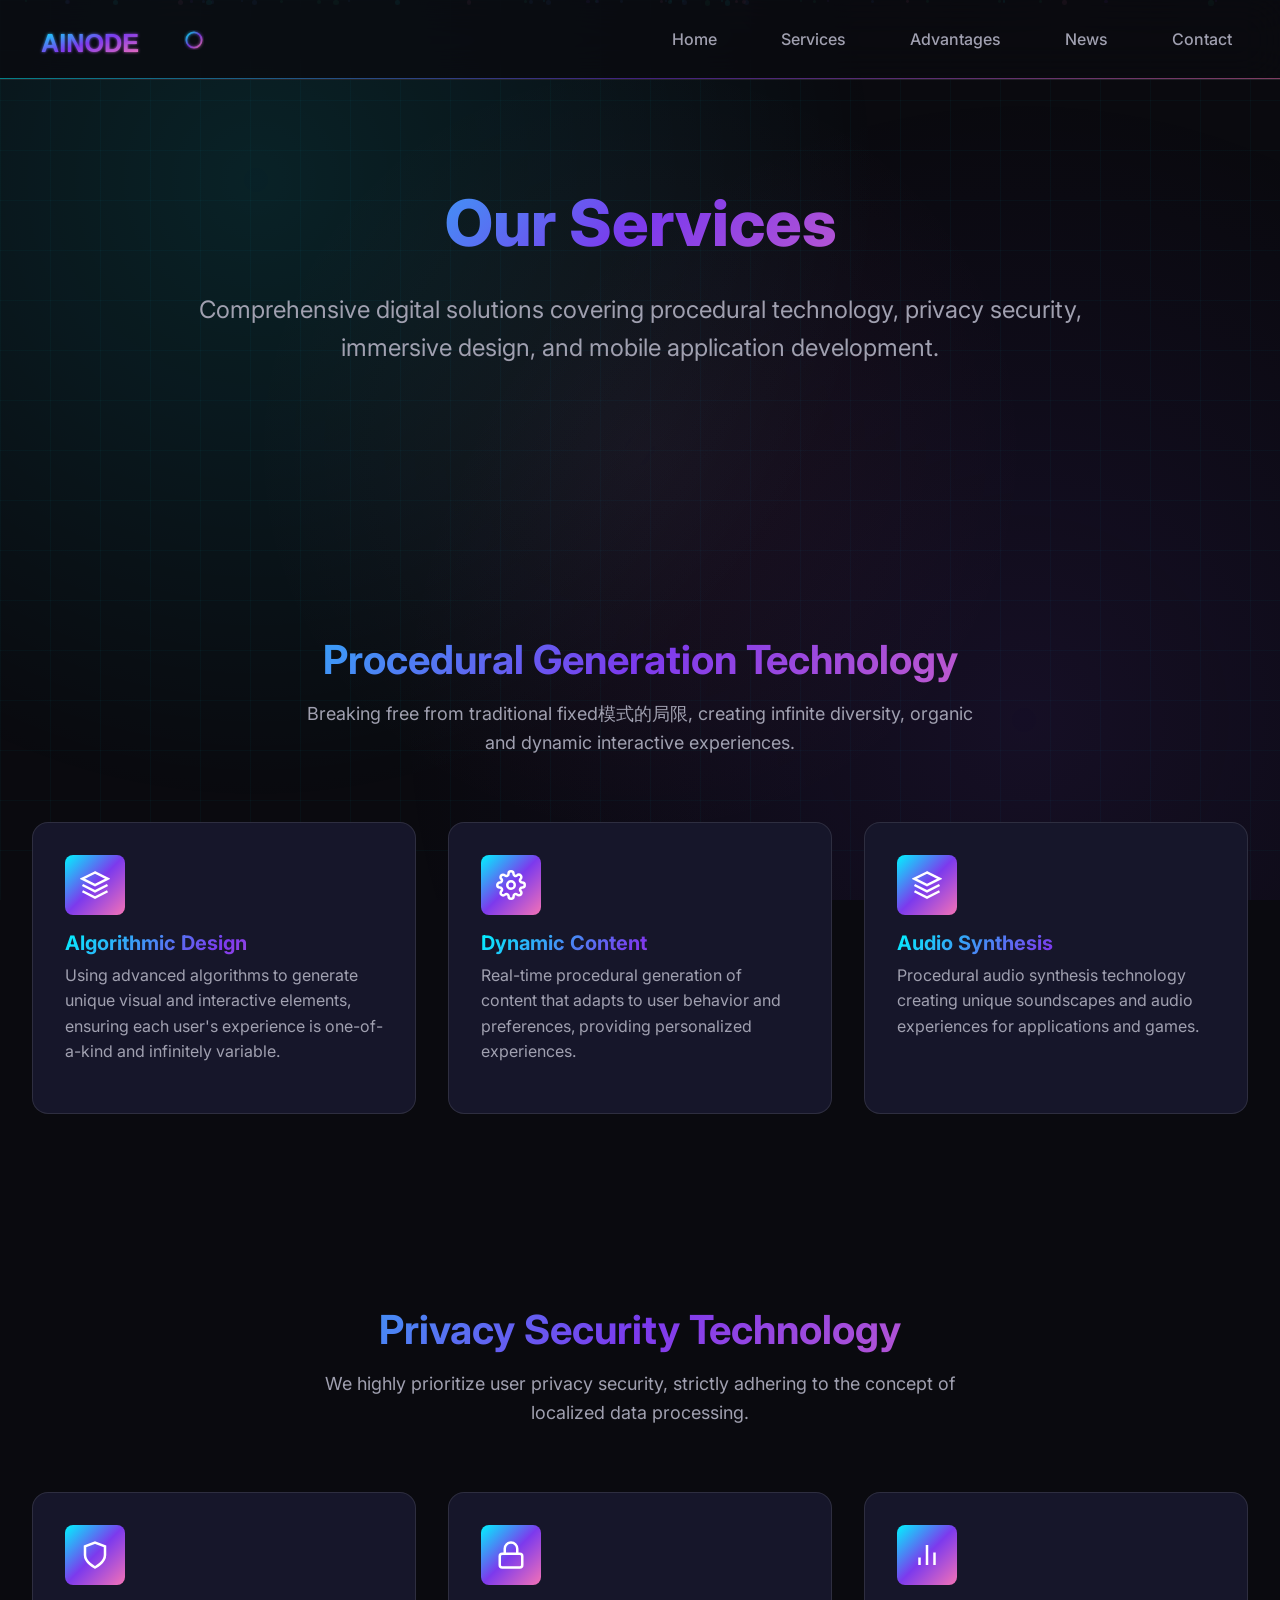
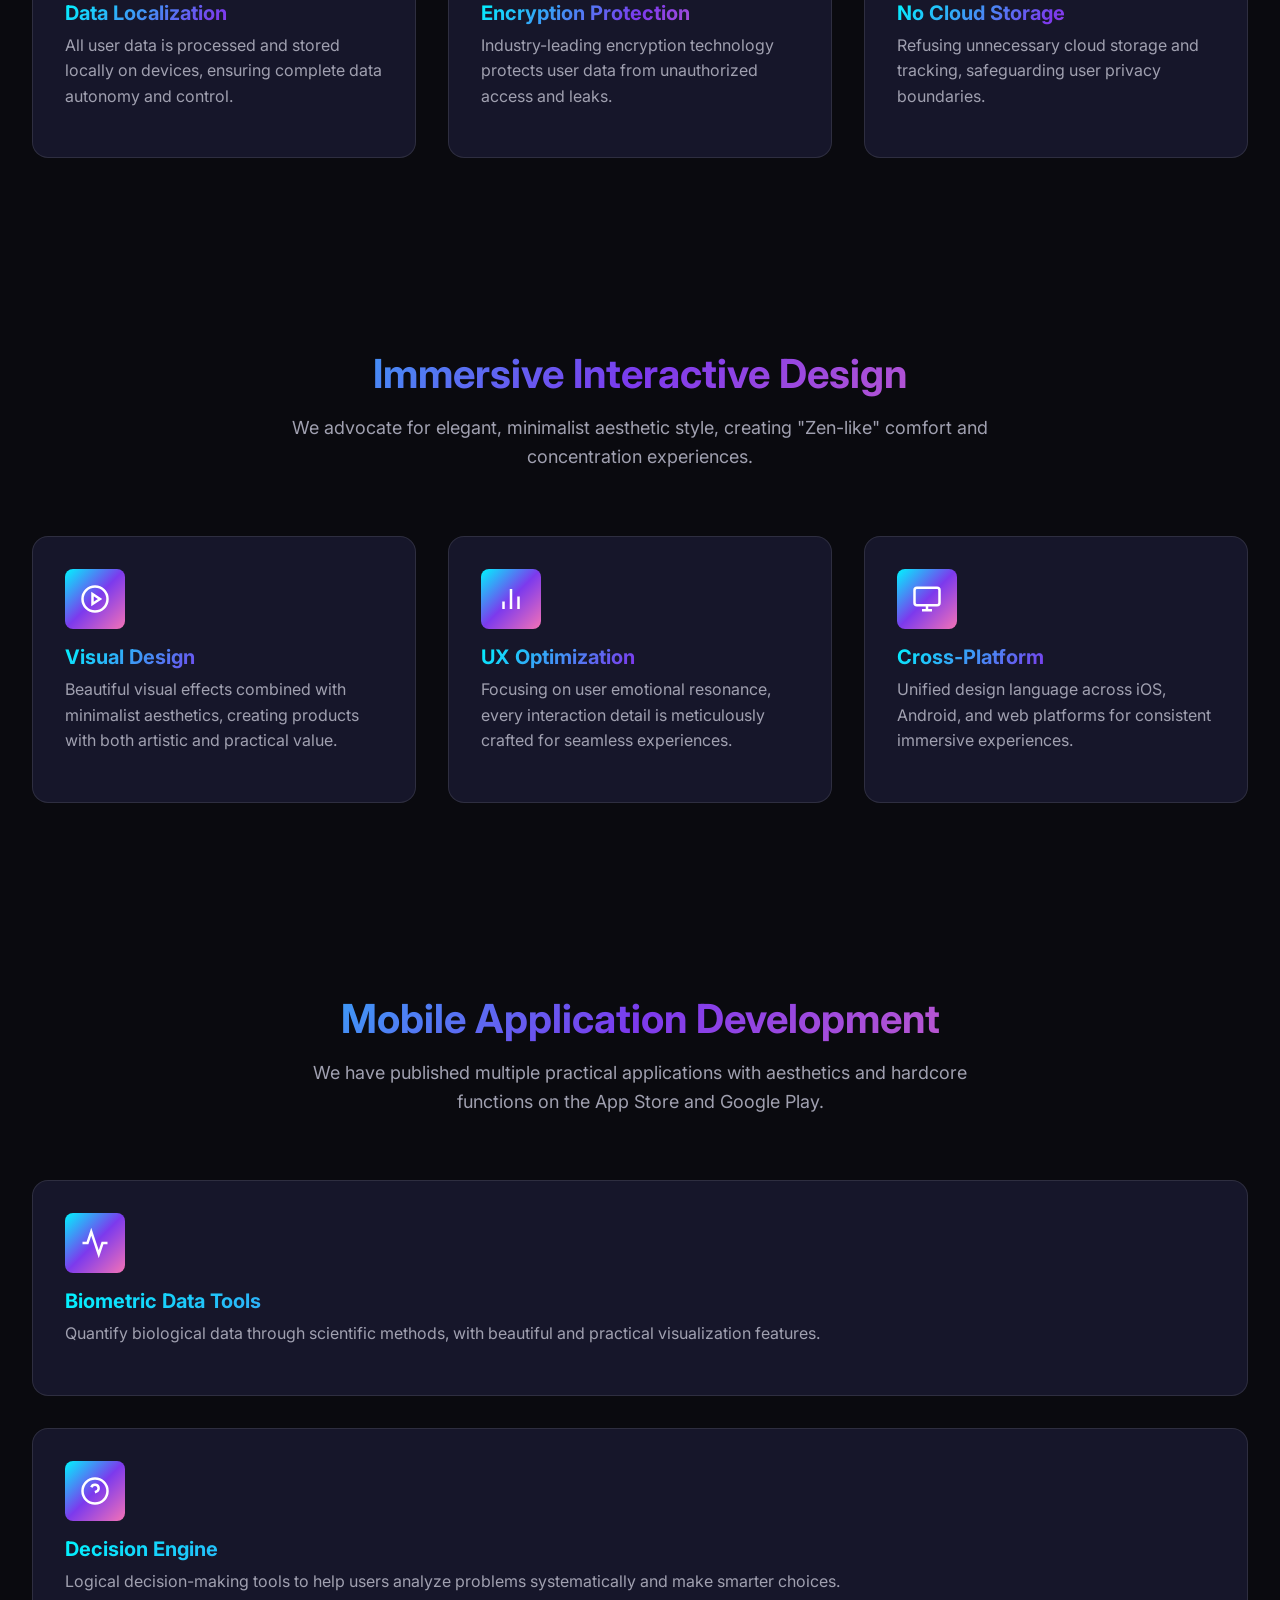
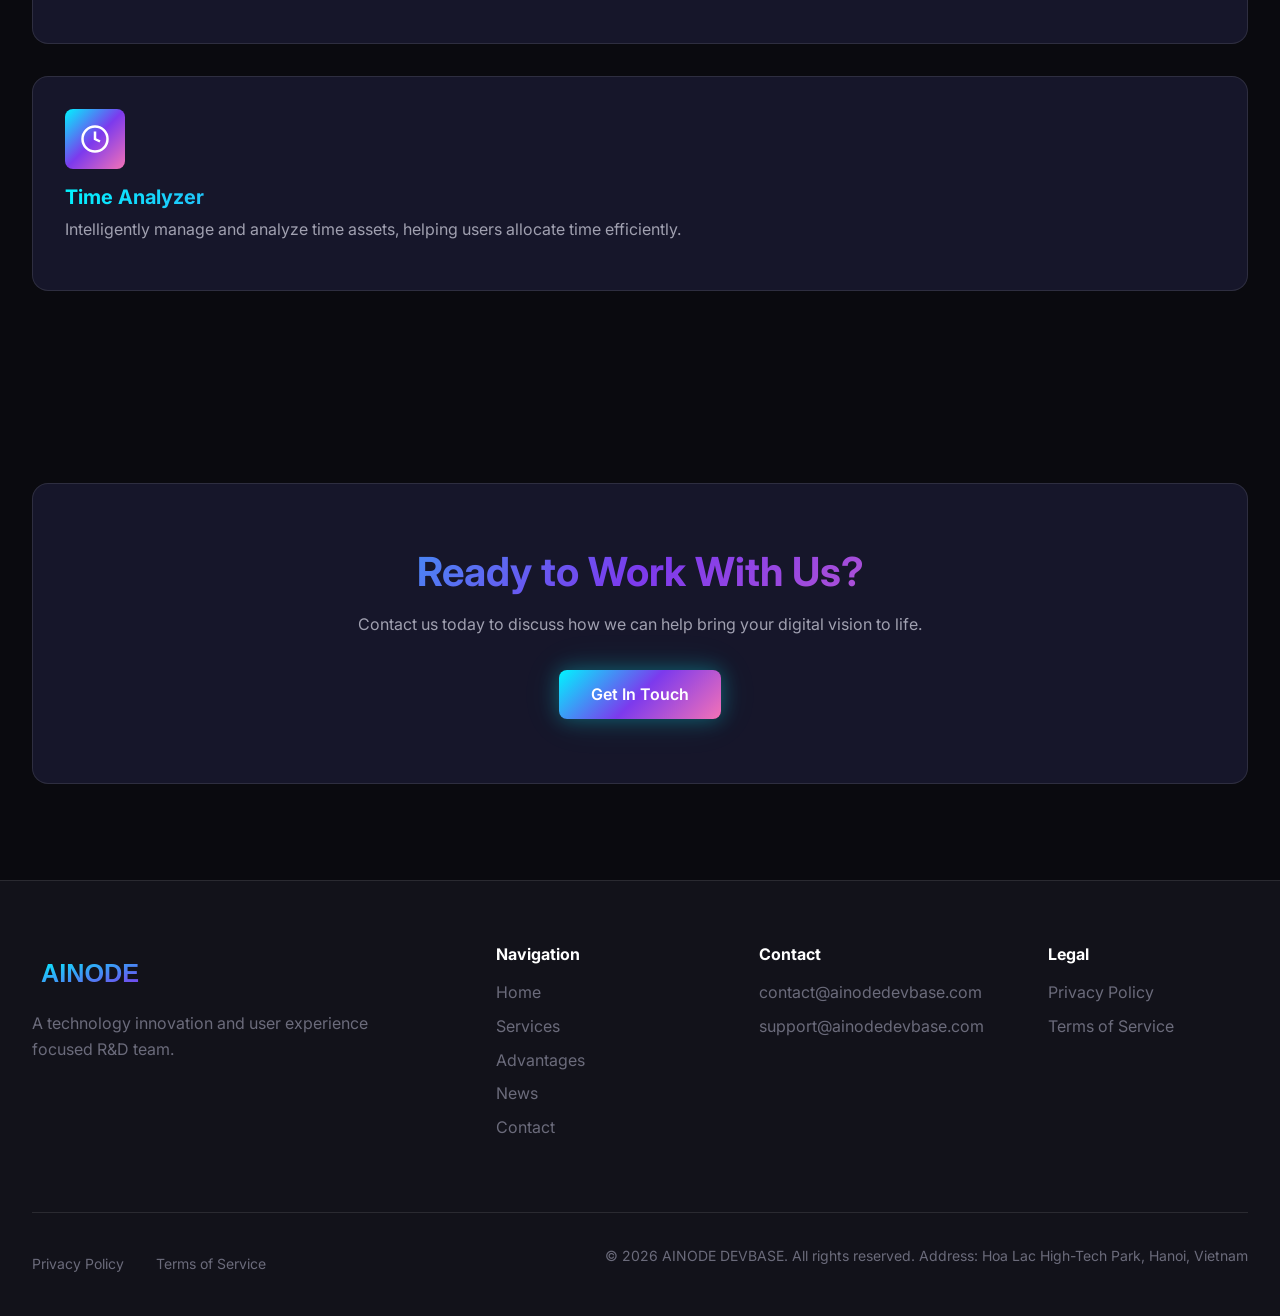
<file: services.html>
<!DOCTYPE html>
<html lang="en">
<head>
    <meta charset="UTF-8">
    <meta name="viewport" content="width=device-width, initial-scale=1.0">
    <meta http-equiv="X-UA-Compatible" content="IE=edge">
    <title>Services - AINODE DEVBASE | Procedural Technology, Privacy Security, Immersive Design</title>
    <meta name="description" content="Explore AINODE DEVBASE's comprehensive digital solutions including procedural generation technology, privacy security, immersive interactive design, and mobile app development.">
    <meta name="keywords" content="procedural generation, privacy security, immersive design, mobile app development, iOS, Android, biometric data tools, decision engine">
    <meta name="robots" content="index, follow">
    <link rel="canonical" href="https://ainodedevbase.com/services.html">
    <link rel="icon" type="image/svg+xml" href="data:image/svg+xml,%3Csvg xmlns='http://www.w3.org/2000/svg' viewBox='0 0 200 50'%3E%3Cdefs%3E%3ClinearGradient id='g' x1='0%25' y1='0%25' x2='100%25' y2='100%25'%3E%3Cstop offset='0%25' stop-color='%2300f5ff'/%3E%3Cstop offset='100%25' stop-color='%237c3aed'/%3E%3C/linearGradient%3E%3C/defs%3E%3Ctext x='10' y='38' font-family='Arial' font-size='28' font-weight='bold' fill='url(%23g)'%3EAINODE%3C/text%3E%3C/svg%3E">
    <link rel="preconnect" href="https://fonts.googleapis.com">
    <link rel="preconnect" href="https://fonts.gstatic.com" crossorigin>
    <link href="https://fonts.googleapis.com/css2?family=Inter:wght@300;400;500;600;700;800&display=swap" rel="stylesheet">
    <link rel="stylesheet" href="css/styles.css">
    <script type="application/ld+json">
    {
        "@context": "https://schema.org",
        "@type": "Service",
        "serviceType": "Digital Technology Development",
        "provider": {
            "@type": "Organization",
            "name": "AINODE DEVBASE"
        }
    }
    </script>
</head>
<body>
    <div class="cursor-tracker"></div>
    <header class="header">
        <div class="header-content">
            <a href="index.html" class="logo">
                <svg xmlns="http://www.w3.org/2000/svg" viewBox="0 0 200 50">
                    <defs>
                        <linearGradient id="logoGradient" x1="0%" y1="0%" x2="100%" y2="100%">
                            <stop offset="0%" style="stop-color:#00f5ff;stop-opacity:1" />
                            <stop offset="50%" style="stop-color:#7c3aed;stop-opacity:1" />
                            <stop offset="100%" style="stop-color:#f472b6;stop-opacity:1" />
                        </linearGradient>
                        <filter id="glow"><feGaussianBlur stdDeviation="2" result="coloredBlur"/><feMerge><feMergeNode in="coloredBlur"/><feMergeNode in="SourceGraphic"/></feMerge></filter>
                    </defs>
                    <text x="10" y="38" font-family="Arial, sans-serif" font-size="28" font-weight="bold" fill="url(#logoGradient)" filter="url(#glow)">AINODE</text>
                    <circle cx="180" cy="25" r="8" fill="none" stroke="url(#logoGradient)" stroke-width="2" filter="url(#glow)"><animate attributeName="r" values="8;10;8" dur="2s" repeatCount="indefinite"/><animate attributeName="opacity" values="1;0.5;1" dur="2s" repeatCount="indefinite"/></circle>
                </svg>
            </a>
            <nav>
                <ul class="nav-menu">
                    <li><a href="index.html">Home</a></li>
                    <li><a href="services.html" class="active">Services</a></li>
                    <li><a href="advantages.html">Advantages</a></li>
                    <li><a href="news.html">News</a></li>
                    <li><a href="contact.html">Contact</a></li>
                </ul>
            </nav>
            <div class="mobile-toggle"><span></span><span></span><span></span></div>
        </div>
    </header>

    <section class="hero" style="min-height: 60vh;">
        <div class="hero-particles"></div>
        <div class="hero-content">
            <h1 class="hero-title">Our Services</h1>
            <p class="hero-subtitle">Comprehensive digital solutions covering procedural technology, privacy security, immersive design, and mobile application development.</p>
        </div>
    </section>

    <section class="section" id="procedural">
        <div class="container">
            <div class="section-header fade-in">
                <h2>Procedural Generation Technology</h2>
                <p>Breaking free from traditional fixed模式的局限, creating infinite diversity, organic and dynamic interactive experiences.</p>
            </div>
            <div class="services-grid">
                <div class="card service-card fade-in delay-1">
                    <div class="card-icon"><svg xmlns="http://www.w3.org/2000/svg" viewBox="0 0 24 24" fill="none" stroke="currentColor" stroke-width="2"><path d="M12 2L2 7l10 5 10-5-10-5z"/><path d="M2 17l10 5 10-5"/><path d="M2 12l10 5 10-5"/></svg></div>
                    <div class="card-content">
                        <h3 class="card-title">Algorithmic Design</h3>
                        <p>Using advanced algorithms to generate unique visual and interactive elements, ensuring each user's experience is one-of-a-kind and infinitely variable.</p>
                    </div>
                </div>
                <div class="card service-card fade-in delay-2">
                    <div class="card-icon"><svg xmlns="http://www.w3.org/2000/svg" viewBox="0 0 24 24" fill="none" stroke="currentColor" stroke-width="2"><circle cx="12" cy="12" r="3"/><path d="M19.4 15a1.65 1.65 0 0 0 .33 1.82l.06.06a2 2 0 0 1 0 2.83 2 2 0 0 1-2.83 0l-.06-.06a1.65 1.65 0 0 0-1.82-.33 1.65 1.65 0 0 0-1 1.51V21a2 2 0 0 1-2 2 2 2 0 0 1-2-2v-.09A1.65 1.65 0 0 0 9 19.4a1.65 1.65 0 0 0-1.82.33l-.06.06a2 2 0 0 1-2.83 0 2 2 0 0 1 0-2.83l.06-.06a1.65 1.65 0 0 0 .33-1.82 1.65 1.65 0 0 0-1.51-1H3a2 2 0 0 1-2-2 2 2 0 0 1 2-2h.09A1.65 1.65 0 0 0 4.6 9a1.65 1.65 0 0 0-.33-1.82l-.06-.06a2 2 0 0 1 0-2.83 2 2 0 0 1 2.83 0l.06.06a1.65 1.65 0 0 0 1.82.33H9a1.65 1.65 0 0 0 1-1.51V3a2 2 0 0 1 2-2 2 2 0 0 1 2 2v.09a1.65 1.65 0 0 0 1 1.51 1.65 1.65 0 0 0 1.82-.33l.06-.06a2 2 0 0 1 2.83 0 2 2 0 0 1 0 2.83l-.06.06a1.65 1.65 0 0 0-.33 1.82V9a1.65 1.65 0 0 0 1.51 1H21a2 2 0 0 1 2 2 2 2 0 0 1-2 2h-.09a1.65 1.65 0 0 0-1.51 1z"/></svg></div>
                    <div class="card-content">
                        <h3 class="card-title">Dynamic Content</h3>
                        <p>Real-time procedural generation of content that adapts to user behavior and preferences, providing personalized experiences.</p>
                    </div>
                </div>
                <div class="card service-card fade-in delay-3">
                    <div class="card-icon"><svg xmlns="http://www.w3.org/2000/svg" viewBox="0 0 24 24" fill="none" stroke="currentColor" stroke-width="2"><polygon points="12 2 2 7 12 12 22 7 12 2"/><polyline points="2 17 12 22 22 17"/><polyline points="2 12 12 17 22 12"/></svg></div>
                    <div class="card-content">
                        <h3 class="card-title">Audio Synthesis</h3>
                        <p>Procedural audio synthesis technology creating unique soundscapes and audio experiences for applications and games.</p>
                    </div>
                </div>
            </div>
        </div>
    </section>

    <section class="section" id="privacy">
        <div class="container">
            <div class="section-header fade-in">
                <h2>Privacy Security Technology</h2>
                <p>We highly prioritize user privacy security, strictly adhering to the concept of localized data processing.</p>
            </div>
            <div class="services-grid">
                <div class="card service-card fade-in delay-1">
                    <div class="card-icon"><svg xmlns="http://www.w3.org/2000/svg" viewBox="0 0 24 24" fill="none" stroke="currentColor" stroke-width="2"><path d="M12 22s8-4 8-10V5l-8-3-8 3v7c0 6 8 10 8 10z"/></svg></div>
                    <div class="card-content">
                        <h3 class="card-title">Data Localization</h3>
                        <p>All user data is processed and stored locally on devices, ensuring complete data autonomy and control.</p>
                    </div>
                </div>
                <div class="card service-card fade-in delay-2">
                    <div class="card-icon"><svg xmlns="http://www.w3.org/2000/svg" viewBox="0 0 24 24" fill="none" stroke="currentColor" stroke-width="2"><rect x="3" y="11" width="18" height="11" rx="2" ry="2"/><path d="M7 11V7a5 5 0 0 1 10 0v4"/></svg></div>
                    <div class="card-content">
                        <h3 class="card-title">Encryption Protection</h3>
                        <p>Industry-leading encryption technology protects user data from unauthorized access and leaks.</p>
                    </div>
                </div>
                <div class="card service-card fade-in delay-3">
                    <div class="card-icon"><svg xmlns="http://www.w3.org/2000/svg" viewBox="0 0 24 24" fill="none" stroke="currentColor" stroke-width="2"><line x1="18" y1="20" x2="18" y2="10"/><line x1="12" y1="20" x2="12" y2="4"/><line x1="6" y1="20" x2="6" y2="14"/></svg></div>
                    <div class="card-content">
                        <h3 class="card-title">No Cloud Storage</h3>
                        <p>Refusing unnecessary cloud storage and tracking, safeguarding user privacy boundaries.</p>
                    </div>
                </div>
            </div>
        </div>
    </section>

    <section class="section" id="design">
        <div class="container">
            <div class="section-header fade-in">
                <h2>Immersive Interactive Design</h2>
                <p>We advocate for elegant, minimalist aesthetic style, creating "Zen-like" comfort and concentration experiences.</p>
            </div>
            <div class="services-grid">
                <div class="card service-card fade-in delay-1">
                    <div class="card-icon"><svg xmlns="http://www.w3.org/2000/svg" viewBox="0 0 24 24" fill="none" stroke="currentColor" stroke-width="2"><circle cx="12" cy="12" r="10"/><polygon points="10 8 16 12 10 16 10 8"/></svg></div>
                    <div class="card-content">
                        <h3 class="card-title">Visual Design</h3>
                        <p>Beautiful visual effects combined with minimalist aesthetics, creating products with both artistic and practical value.</p>
                    </div>
                </div>
                <div class="card service-card fade-in delay-2">
                    <div class="card-icon"><svg xmlns="http://www.w3.org/2000/svg" viewBox="0 0 24 24" fill="none" stroke="currentColor" stroke-width="2"><path d="M18 20V10"/><path d="M12 20V4"/><path d="M6 20v-6"/></svg></div>
                    <div class="card-content">
                        <h3 class="card-title">UX Optimization</h3>
                        <p>Focusing on user emotional resonance, every interaction detail is meticulously crafted for seamless experiences.</p>
                    </div>
                </div>
                <div class="card service-card fade-in delay-3">
                    <div class="card-icon"><svg xmlns="http://www.w3.org/2000/svg" viewBox="0 0 24 24" fill="none" stroke="currentColor" stroke-width="2"><rect x="2" y="3" width="20" height="14" rx="2" ry="2"/><line x1="8" y1="21" x2="16" y2="21"/><line x1="12" y1="17" x2="12" y2="21"/></svg></div>
                    <div class="card-content">
                        <h3 class="card-title">Cross-Platform</h3>
                        <p>Unified design language across iOS, Android, and web platforms for consistent immersive experiences.</p>
                    </div>
                </div>
            </div>
        </div>
    </section>

    <section class="section" id="mobile">
        <div class="container">
            <div class="section-header fade-in">
                <h2>Mobile Application Development</h2>
                <p>We have published multiple practical applications with aesthetics and hardcore functions on the App Store and Google Play.</p>
            </div>
            <div class="services-grid" style="grid-template-columns: 1fr;">
                <div class="card service-card fade-in delay-1">
                    <div class="card-icon"><svg xmlns="http://www.w3.org/2000/svg" viewBox="0 0 24 24" fill="none" stroke="currentColor" stroke-width="2"><path d="M22 12h-4l-3 9L9 3l-3 9H2"/></svg></div>
                    <div class="card-content">
                        <h3 class="card-title">Biometric Data Tools</h3>
                        <p>Quantify biological data through scientific methods, with beautiful and practical visualization features.</p>
                    </div>
                </div>
                <div class="card service-card fade-in delay-2">
                    <div class="card-icon"><svg xmlns="http://www.w3.org/2000/svg" viewBox="0 0 24 24" fill="none" stroke="currentColor" stroke-width="2"><circle cx="12" cy="12" r="10"/><path d="M9.09 9a3 3 0 0 1 5.83 1c0 2-3 3-3 3"/><line x1="12" y1="17" x2="12.01" y2="17"/></svg></div>
                    <div class="card-content">
                        <h3 class="card-title">Decision Engine</h3>
                        <p>Logical decision-making tools to help users analyze problems systematically and make smarter choices.</p>
                    </div>
                </div>
                <div class="card service-card fade-in delay-3">
                    <div class="card-icon"><svg xmlns="http://www.w3.org/2000/svg" viewBox="0 0 24 24" fill="none" stroke="currentColor" stroke-width="2"><circle cx="12" cy="12" r="10"/><polyline points="12 6 12 12 16 14"/></svg></div>
                    <div class="card-content">
                        <h3 class="card-title">Time Analyzer</h3>
                        <p>Intelligently manage and analyze time assets, helping users allocate time efficiently.</p>
                    </div>
                </div>
            </div>
        </div>
    </section>

    <section class="section" id="cta">
        <div class="container">
            <div class="card fade-in" style="text-align: center; padding: 4rem 2rem;">
                <h2 style="margin-bottom: 1rem;">Ready to Work With Us?</h2>
                <p style="max-width: 600px; margin: 0 auto 2rem;">Contact us today to discuss how we can help bring your digital vision to life.</p>
                <a href="contact.html" class="btn btn-primary">Get In Touch</a>
            </div>
        </div>
    </section>

    <footer class="footer">
        <div class="container">
            <div class="footer-content">
                <div class="footer-brand">
                    <a href="index.html" class="logo"><svg xmlns="http://www.w3.org/2000/svg" viewBox="0 0 200 50" width="150" height="40"><defs><linearGradient id="fg" x1="0%" y1="0%" x2="100%" y2="100%"><stop offset="0%" style="stop-color:#00f5ff"/><stop offset="100%" style="stop-color:#7c3aed"/></linearGradient></defs><text x="10" y="38" font-family="Arial" font-size="28" font-weight="bold" fill="url(#fg)">AINODE</text></svg></a>
                    <p>A technology innovation and user experience focused R&D team.</p>
                </div>
                <div class="footer-links">
                    <h4>Navigation</h4>
                    <ul><li><a href="index.html">Home</a></li><li><a href="services.html">Services</a></li><li><a href="advantages.html">Advantages</a></li><li><a href="news.html">News</a></li><li><a href="contact.html">Contact</a></li></ul>
                </div>
                <div class="footer-links">
                    <h4>Contact</h4>
                    <ul><li><a href="mailto:contact@ainodedevbase.com">contact@ainodedevbase.com</a></li><li><a href="mailto:support@ainodedevbase.com">support@ainodedevbase.com</a></li></ul>
                </div>
                <div class="footer-links">
                    <h4>Legal</h4>
                    <ul><li><a href="privacy.html">Privacy Policy</a></li><li><a href="terms.html">Terms of Service</a></li></ul>
                </div>
            </div>
            <div class="footer-bottom">
                <div class="footer-legal"><a href="privacy.html">Privacy Policy</a><a href="terms.html">Terms of Service</a></div>
                <p class="footer-copyright">&copy; 2026 AINODE DEVBASE. All rights reserved. Address: Hoa Lac High-Tech Park, Hanoi, Vietnam</p>
            </div>
        </div>
    </footer>
    <script src="js/main.js"></script>
</body>
</html>
</file>
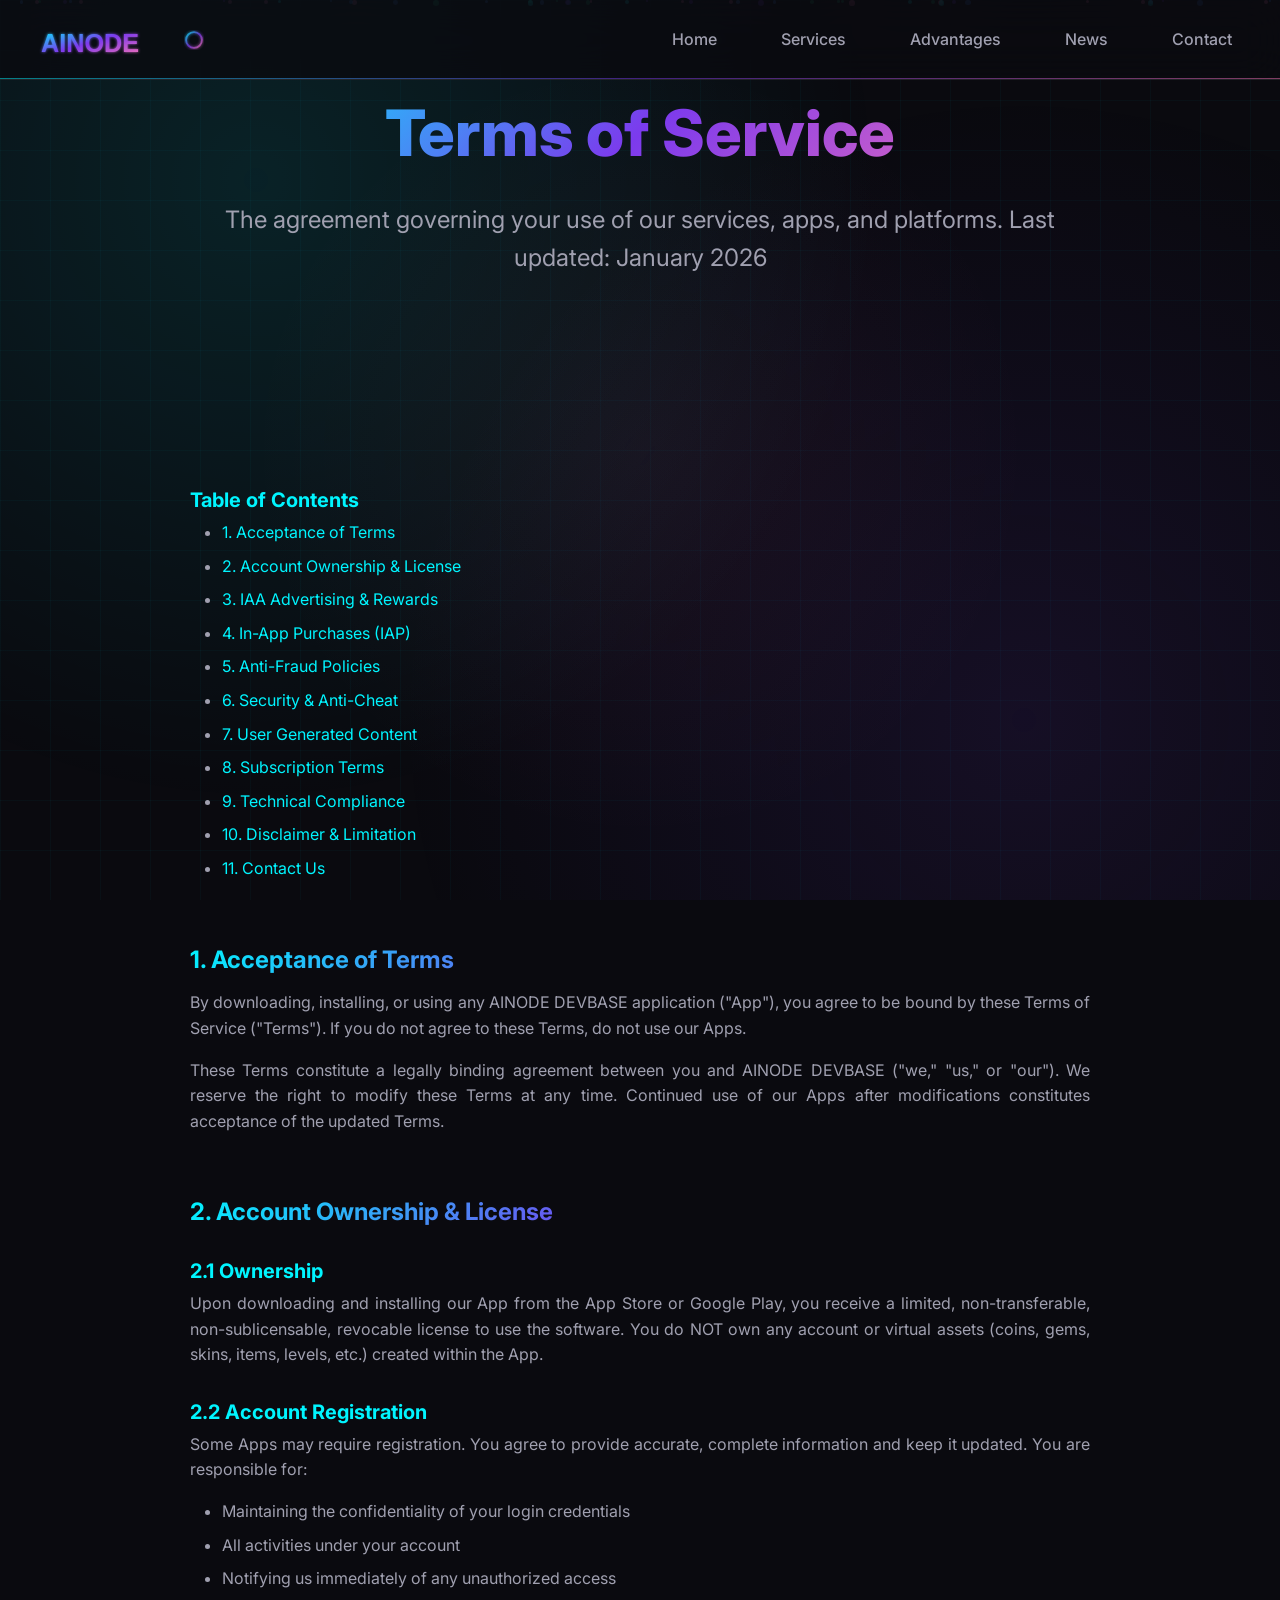
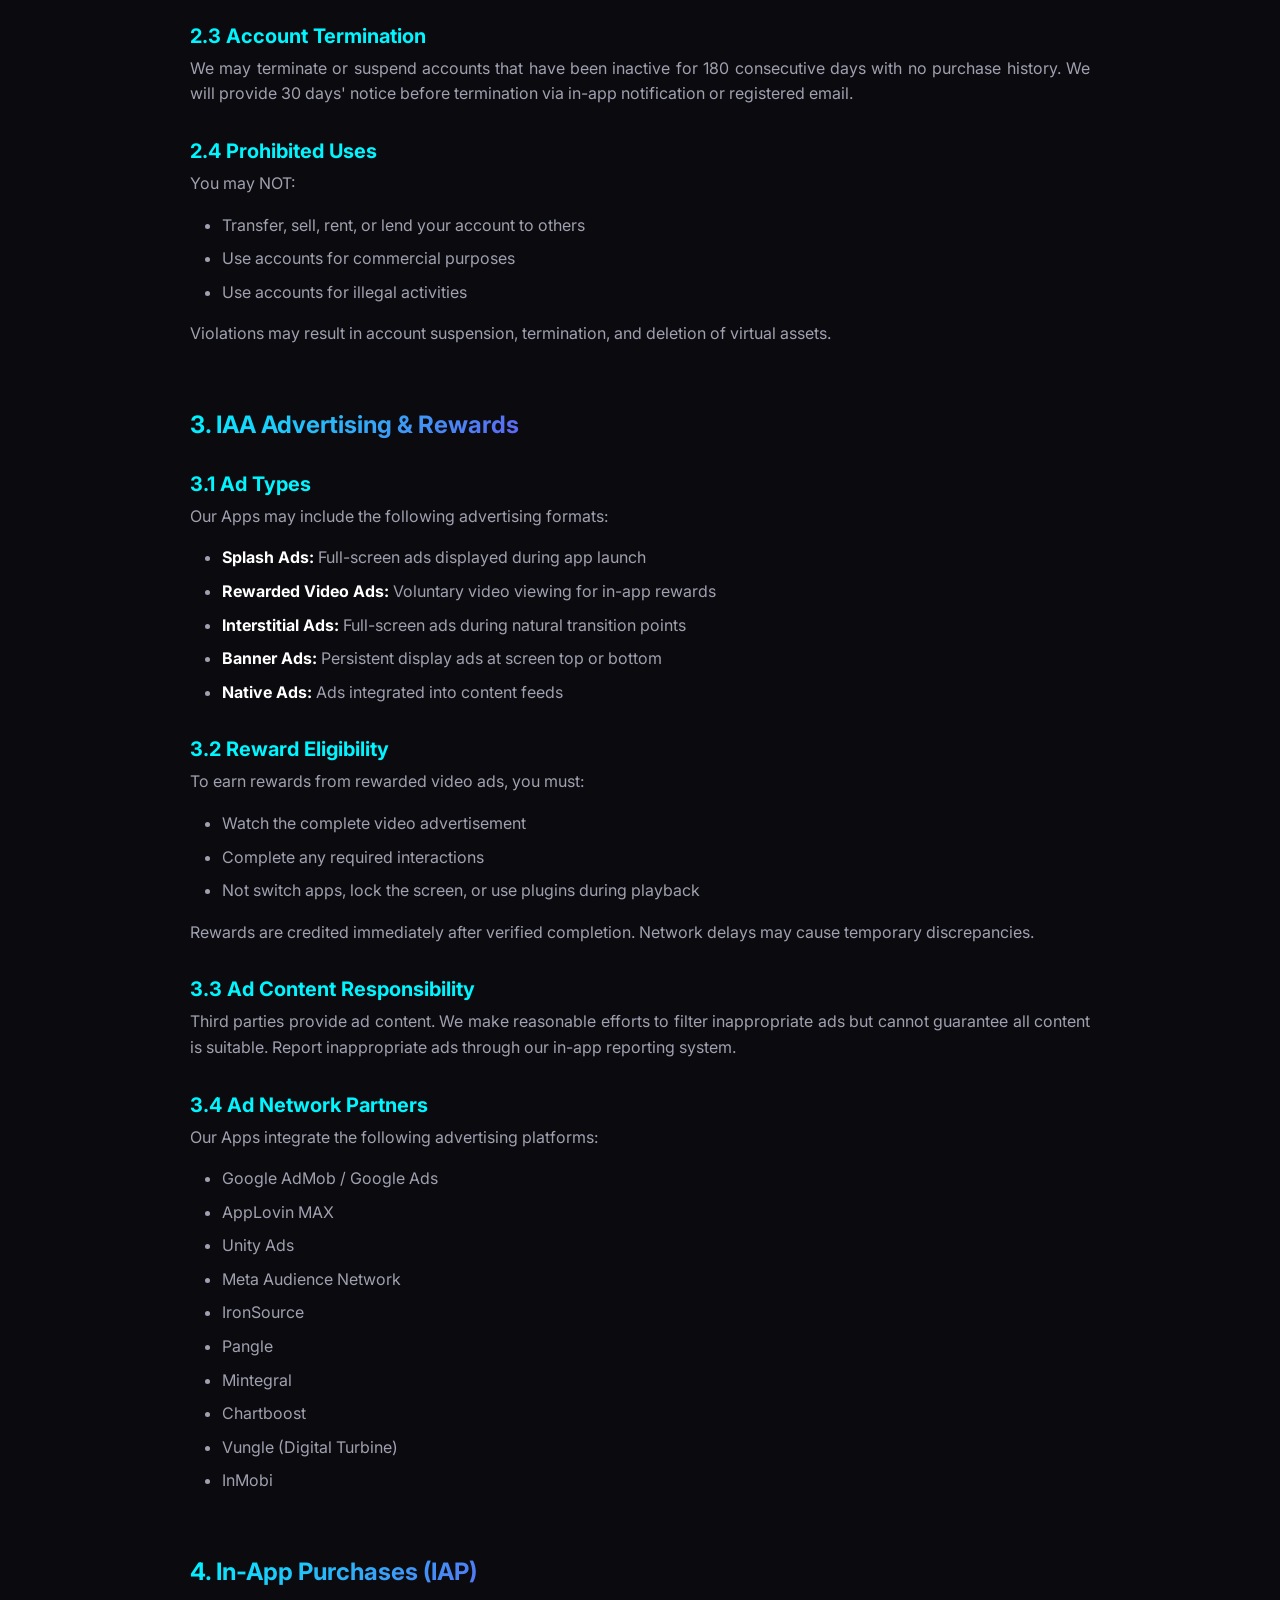
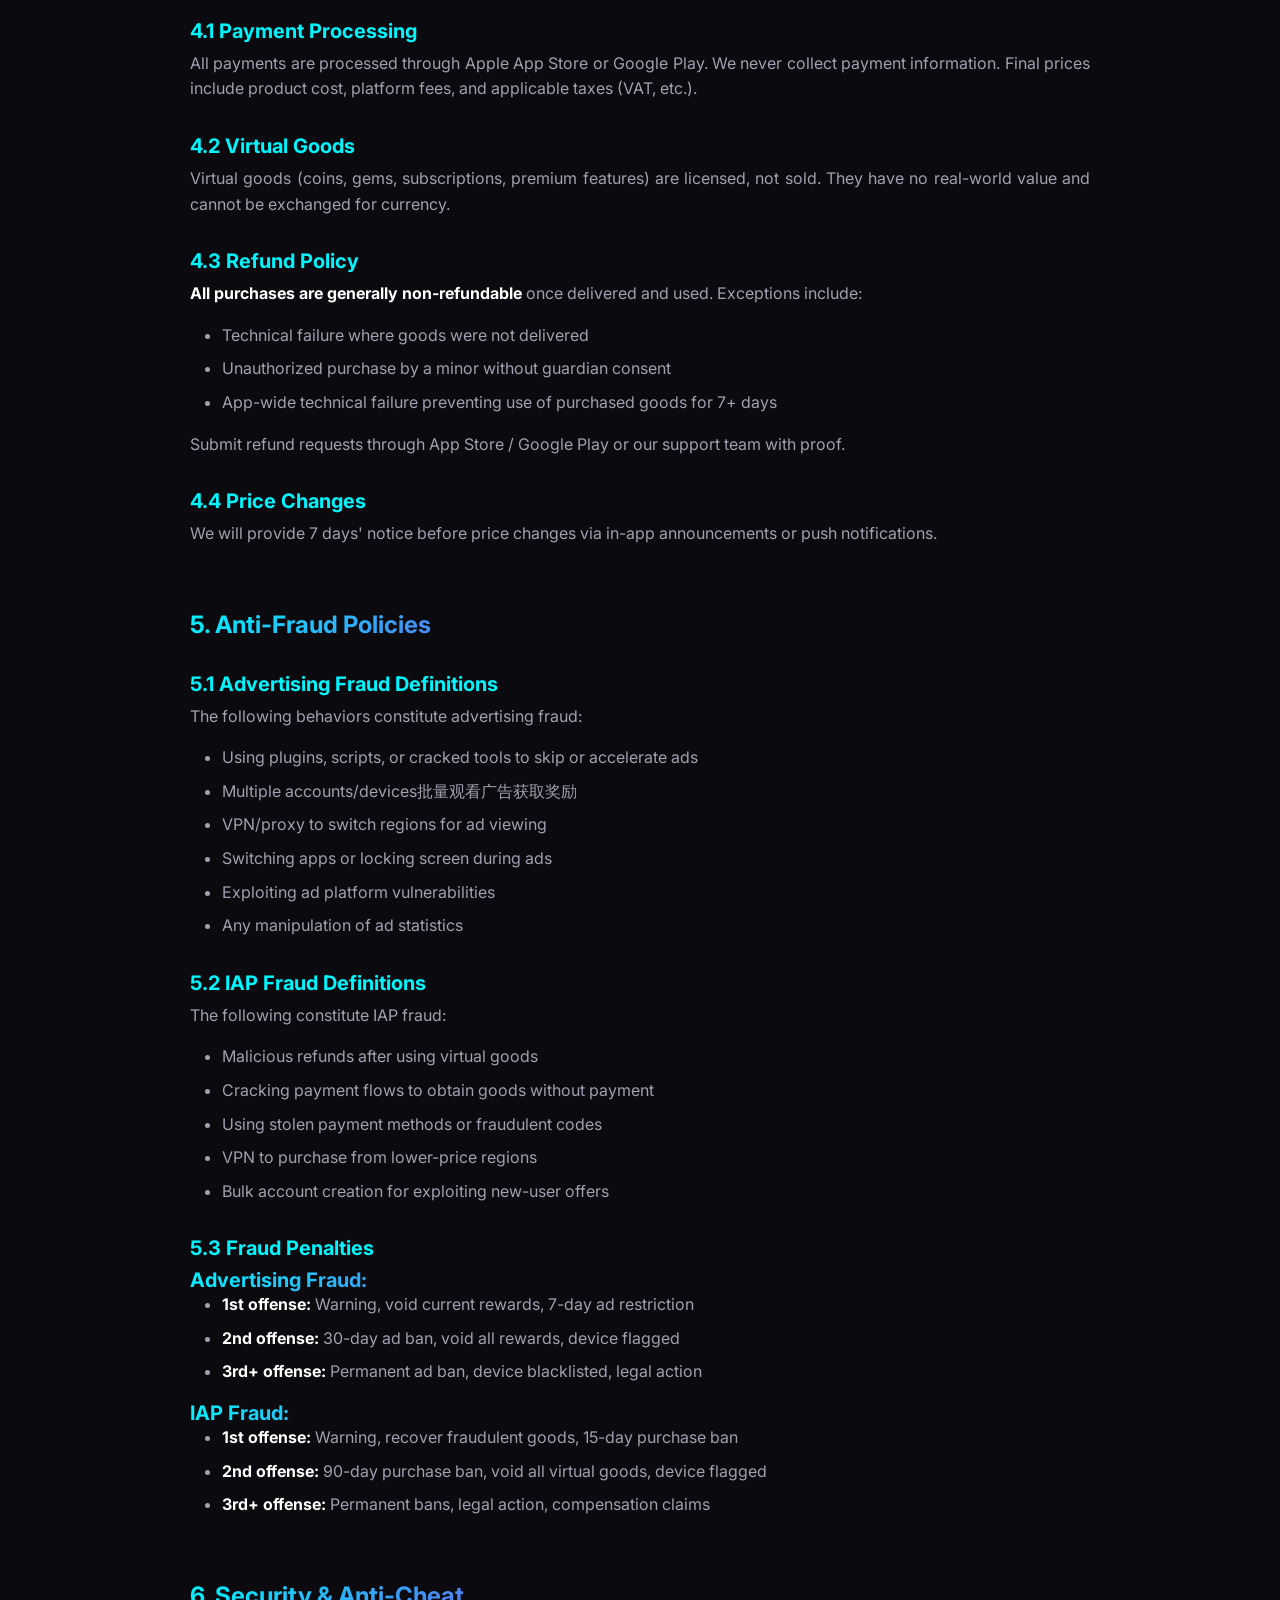
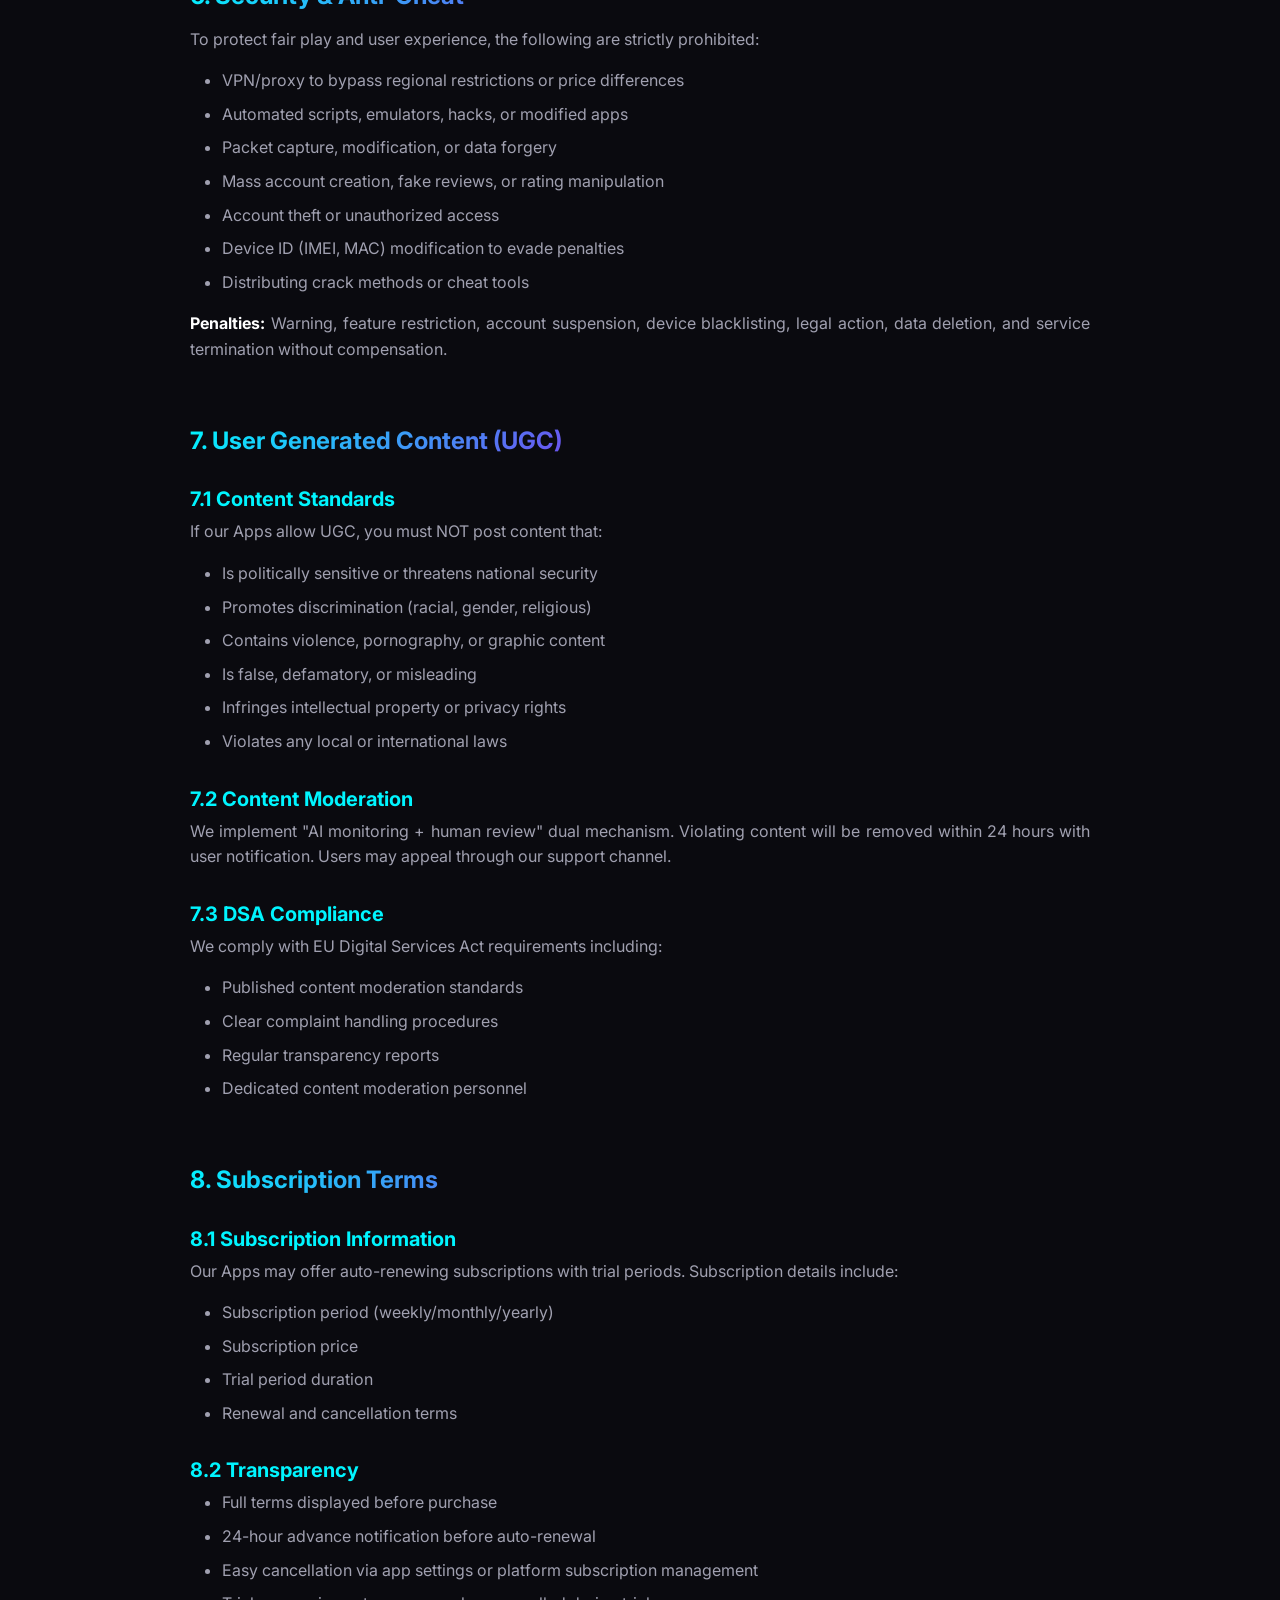
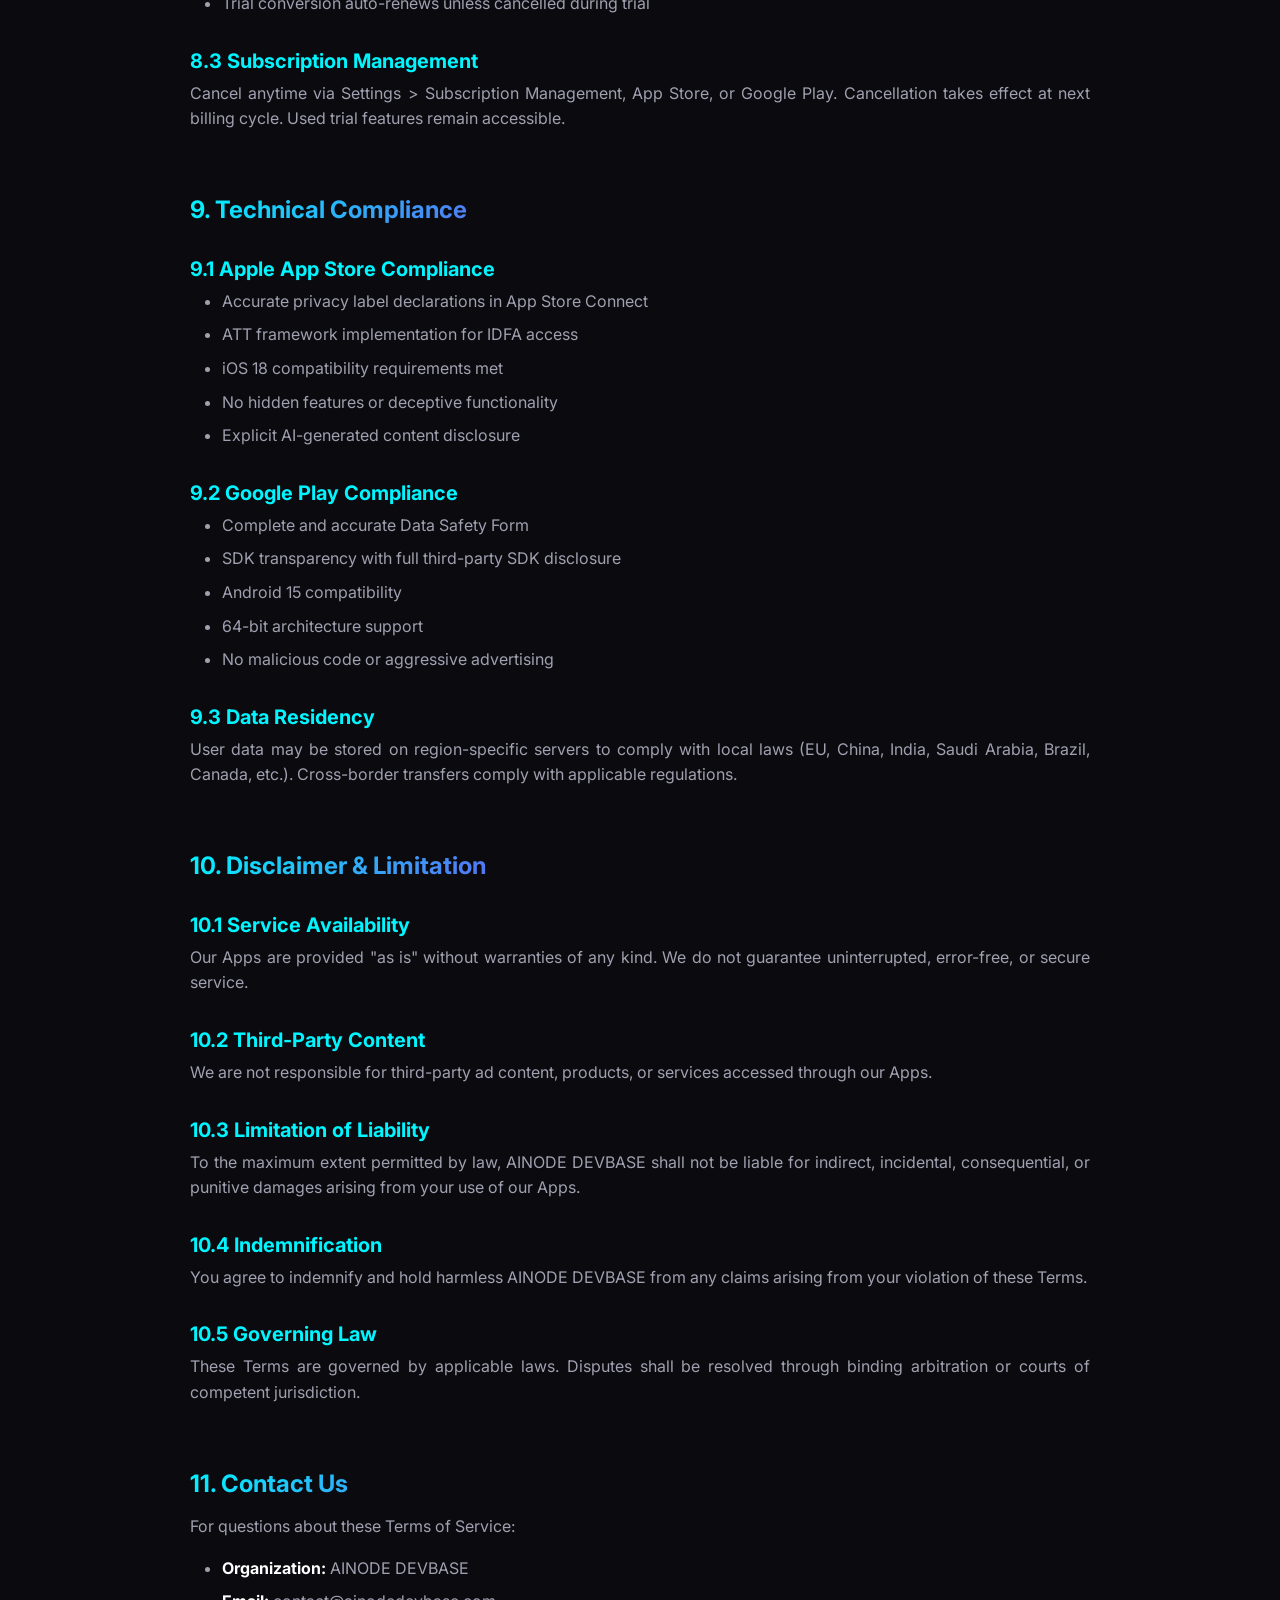
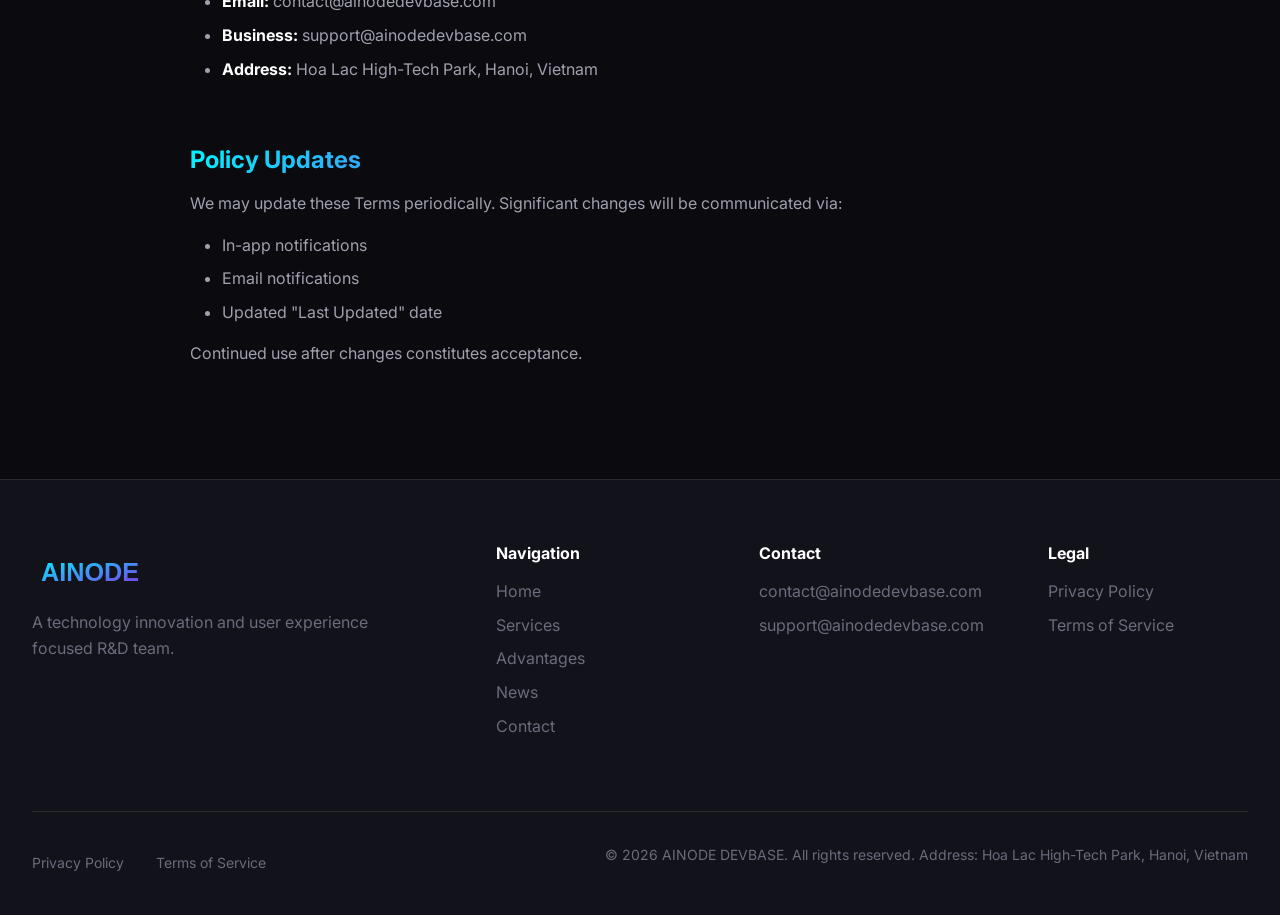
<file: terms.html>
<!DOCTYPE html>
<html lang="en">
<head>
    <meta charset="UTF-8">
    <meta name="viewport" content="width=device-width, initial-scale=1.0">
    <title>Terms of Service - AINODE DEVBASE | User Agreement & Policies</title>
    <meta name="description" content="AINODE DEVBASE Terms of Service - Read our user agreement, subscription policies, advertising terms, and compliance guidelines.">
    <meta name="robots" content="index, follow">
    <link rel="canonical" href="https://ainodedevbase.com/terms.html">
    <link rel="icon" type="image/svg+xml" href="data:image/svg+xml,%3Csvg xmlns='http://www.w3.org/2000/svg' viewBox='0 0 200 50'%3E%3Cdefs%3E%3ClinearGradient id='g' x1='0%25' y1='0%25' x2='100%25' y2='100%25'%3E%3Cstop offset='0%25' stop-color='%2300f5ff'/%3E%3Cstop offset='100%25' stop-color='%237c3aed'/%3E%3C/linearGradient%3E%3C/defs%3E%3Ctext x='10' y='38' font-family='Arial' font-size='28' font-weight='bold' fill='url(%23g)'%3EAINODE%3C/text%3E%3C/svg%3E">
    <link rel="preconnect" href="https://fonts.googleapis.com">
    <link rel="preconnect" href="https://fonts.gstatic.com" crossorigin>
    <link href="https://fonts.googleapis.com/css2?family=Inter:wght@300;400;500;600;700;800&display=swap" rel="stylesheet">
    <link rel="stylesheet" href="css/styles.css">
</head>
<body>
    <div class="cursor-tracker"></div>
    <header class="header">
        <div class="header-content">
            <a href="index.html" class="logo">
                <svg xmlns="http://www.w3.org/2000/svg" viewBox="0 0 200 50">
                    <defs>
                        <linearGradient id="logoGradient" x1="0%" y1="0%" x2="100%" y2="100%">
                            <stop offset="0%" style="stop-color:#00f5ff;stop-opacity:1" />
                            <stop offset="50%" style="stop-color:#7c3aed;stop-opacity:1" />
                            <stop offset="100%" style="stop-color:#f472b6;stop-opacity:1" />
                        </linearGradient>
                        <filter id="glow"><feGaussianBlur stdDeviation="2" result="coloredBlur"/><feMerge><feMergeNode in="coloredBlur"/><feMergeNode in="SourceGraphic"/></feMerge></filter>
                    </defs>
                    <text x="10" y="38" font-family="Arial, sans-serif" font-size="28" font-weight="bold" fill="url(#logoGradient)" filter="url(#glow)">AINODE</text>
                    <circle cx="180" cy="25" r="8" fill="none" stroke="url(#logoGradient)" stroke-width="2" filter="url(#glow)"><animate attributeName="r" values="8;10;8" dur="2s" repeatCount="indefinite"/><animate attributeName="opacity" values="1;0.5;1" dur="2s" repeatCount="indefinite"/></circle>
                </svg>
            </a>
            <nav>
                <ul class="nav-menu">
                    <li><a href="index.html">Home</a></li>
                    <li><a href="services.html">Services</a></li>
                    <li><a href="advantages.html">Advantages</a></li>
                    <li><a href="news.html">News</a></li>
                    <li><a href="contact.html">Contact</a></li>
                </ul>
            </nav>
            <div class="mobile-toggle"><span></span><span></span><span></span></div>
        </div>
    </header>

    <section class="hero" style="min-height: 40vh;">
        <div class="hero-particles"></div>
        <div class="hero-content">
            <h1 class="hero-title">Terms of Service</h1>
            <p class="hero-subtitle">The agreement governing your use of our services, apps, and platforms. Last updated: January 2026</p>
        </div>
    </section>

    <section class="section" id="terms-content">
        <div class="container">
            <div class="legal-content fade-in">
                <nav class="toc">
                    <h3>Table of Contents</h3>
                    <ul>
                        <li><a href="#acceptance">1. Acceptance of Terms</a></li>
                        <li><a href="#account">2. Account Ownership & License</a></li>
                        <li><a href="#advertising">3. IAA Advertising & Rewards</a></li>
                        <li><a href="#iap">4. In-App Purchases (IAP)</a></li>
                        <li><a href="#fraud">5. Anti-Fraud Policies</a></li>
                        <li><a href="#security">6. Security & Anti-Cheat</a></li>
                        <li><a href="#ugc">7. User Generated Content</a></li>
                        <li><a href="#subscription">8. Subscription Terms</a></li>
                        <li><a href="#compliance">9. Technical Compliance</a></li>
                        <li><a href="#disclaimer">10. Disclaimer & Limitation</a></li>
                        <li><a href="#contact">11. Contact Us</a></li>
                    </ul>
                </nav>

                <div class="legal-section" id="acceptance">
                    <h2>1. Acceptance of Terms</h2>
                    <p>By downloading, installing, or using any AINODE DEVBASE application ("App"), you agree to be bound by these Terms of Service ("Terms"). If you do not agree to these Terms, do not use our Apps.</p>
                    <p>These Terms constitute a legally binding agreement between you and AINODE DEVBASE ("we," "us," or "our"). We reserve the right to modify these Terms at any time. Continued use of our Apps after modifications constitutes acceptance of the updated Terms.</p>
                </div>

                <div class="legal-section" id="account">
                    <h2>2. Account Ownership & License</h2>
                    
                    <h3>2.1 Ownership</h3>
                    <p>Upon downloading and installing our App from the App Store or Google Play, you receive a limited, non-transferable, non-sublicensable, revocable license to use the software. You do NOT own any account or virtual assets (coins, gems, skins, items, levels, etc.) created within the App.</p>
                    
                    <h3>2.2 Account Registration</h3>
                    <p>Some Apps may require registration. You agree to provide accurate, complete information and keep it updated. You are responsible for:</p>
                    <ul>
                        <li>Maintaining the confidentiality of your login credentials</li>
                        <li>All activities under your account</li>
                        <li>Notifying us immediately of any unauthorized access</li>
                    </ul>
                    
                    <h3>2.3 Account Termination</h3>
                    <p>We may terminate or suspend accounts that have been inactive for 180 consecutive days with no purchase history. We will provide 30 days' notice before termination via in-app notification or registered email.</p>
                    
                    <h3>2.4 Prohibited Uses</h3>
                    <p>You may NOT:</p>
                    <ul>
                        <li>Transfer, sell, rent, or lend your account to others</li>
                        <li>Use accounts for commercial purposes</li>
                        <li>Use accounts for illegal activities</li>
                    </ul>
                    <p>Violations may result in account suspension, termination, and deletion of virtual assets.</p>
                </div>

                <div class="legal-section" id="advertising">
                    <h2>3. IAA Advertising & Rewards</h2>
                    
                    <h3>3.1 Ad Types</h3>
                    <p>Our Apps may include the following advertising formats:</p>
                    <ul>
                        <li><strong>Splash Ads:</strong> Full-screen ads displayed during app launch</li>
                        <li><strong>Rewarded Video Ads:</strong> Voluntary video viewing for in-app rewards</li>
                        <li><strong>Interstitial Ads:</strong> Full-screen ads during natural transition points</li>
                        <li><strong>Banner Ads:</strong> Persistent display ads at screen top or bottom</li>
                        <li><strong>Native Ads:</strong> Ads integrated into content feeds</li>
                    </ul>
                    
                    <h3>3.2 Reward Eligibility</h3>
                    <p>To earn rewards from rewarded video ads, you must:</p>
                    <ul>
                        <li>Watch the complete video advertisement</li>
                        <li>Complete any required interactions</li>
                        <li>Not switch apps, lock the screen, or use plugins during playback</li>
                    </ul>
                    <p>Rewards are credited immediately after verified completion. Network delays may cause temporary discrepancies.</p>
                    
                    <h3>3.3 Ad Content Responsibility</h3>
                    <p>Third parties provide ad content. We make reasonable efforts to filter inappropriate ads but cannot guarantee all content is suitable. Report inappropriate ads through our in-app reporting system.</p>
                    
                    <h3>3.4 Ad Network Partners</h3>
                    <p>Our Apps integrate the following advertising platforms:</p>
                    <ul>
                        <li>Google AdMob / Google Ads</li>
                        <li>AppLovin MAX</li>
                        <li>Unity Ads</li>
                        <li>Meta Audience Network</li>
                        <li>IronSource</li>
                        <li>Pangle</li>
                        <li>Mintegral</li>
                        <li>Chartboost</li>
                        <li>Vungle (Digital Turbine)</li>
                        <li>InMobi</li>
                    </ul>
                </div>

                <div class="legal-section" id="iap">
                    <h2>4. In-App Purchases (IAP)</h2>
                    
                    <h3>4.1 Payment Processing</h3>
                    <p>All payments are processed through Apple App Store or Google Play. We never collect payment information. Final prices include product cost, platform fees, and applicable taxes (VAT, etc.).</p>
                    
                    <h3>4.2 Virtual Goods</h3>
                    <p>Virtual goods (coins, gems, subscriptions, premium features) are licensed, not sold. They have no real-world value and cannot be exchanged for currency.</p>
                    
                    <h3>4.3 Refund Policy</h3>
                    <p><strong>All purchases are generally non-refundable</strong> once delivered and used. Exceptions include:</p>
                    <ul>
                        <li>Technical failure where goods were not delivered</li>
                        <li>Unauthorized purchase by a minor without guardian consent</li>
                        <li>App-wide technical failure preventing use of purchased goods for 7+ days</li>
                    </ul>
                    <p>Submit refund requests through App Store / Google Play or our support team with proof.</p>
                    
                    <h3>4.4 Price Changes</h3>
                    <p>We will provide 7 days' notice before price changes via in-app announcements or push notifications.</p>
                </div>

                <div class="legal-section" id="fraud">
                    <h2>5. Anti-Fraud Policies</h2>
                    
                    <h3>5.1 Advertising Fraud Definitions</h3>
                    <p>The following behaviors constitute advertising fraud:</p>
                    <ul>
                        <li>Using plugins, scripts, or cracked tools to skip or accelerate ads</li>
                        <li>Multiple accounts/devices批量观看广告获取奖励</li>
                        <li>VPN/proxy to switch regions for ad viewing</li>
                        <li>Switching apps or locking screen during ads</li>
                        <li>Exploiting ad platform vulnerabilities</li>
                        <li>Any manipulation of ad statistics</li>
                    </ul>
                    
                    <h3>5.2 IAP Fraud Definitions</h3>
                    <p>The following constitute IAP fraud:</p>
                    <ul>
                        <li>Malicious refunds after using virtual goods</li>
                        <li>Cracking payment flows to obtain goods without payment</li>
                        <li>Using stolen payment methods or fraudulent codes</li>
                        <li>VPN to purchase from lower-price regions</li>
                        <li>Bulk account creation for exploiting new-user offers</li>
                    </ul>
                    
                    <h3>5.3 Fraud Penalties</h3>
                    
                    <h4>Advertising Fraud:</h4>
                    <ul>
                        <li><strong>1st offense:</strong> Warning, void current rewards, 7-day ad restriction</li>
                        <li><strong>2nd offense:</strong> 30-day ad ban, void all rewards, device flagged</li>
                        <li><strong>3rd+ offense:</strong> Permanent ad ban, device blacklisted, legal action</li>
                    </ul>
                    
                    <h4>IAP Fraud:</h4>
                    <ul>
                        <li><strong>1st offense:</strong> Warning, recover fraudulent goods, 15-day purchase ban</li>
                        <li><strong>2nd offense:</strong> 90-day purchase ban, void all virtual goods, device flagged</li>
                        <li><strong>3rd+ offense:</strong> Permanent bans, legal action, compensation claims</li>
                    </ul>
                </div>

                <div class="legal-section" id="security">
                    <h2>6. Security & Anti-Cheat</h2>
                    
                    <p>To protect fair play and user experience, the following are strictly prohibited:</p>
                    <ul>
                        <li>VPN/proxy to bypass regional restrictions or price differences</li>
                        <li>Automated scripts, emulators, hacks, or modified apps</li>
                        <li>Packet capture, modification, or data forgery</li>
                        <li>Mass account creation, fake reviews, or rating manipulation</li>
                        <li>Account theft or unauthorized access</li>
                        <li>Device ID (IMEI, MAC) modification to evade penalties</li>
                        <li>Distributing crack methods or cheat tools</li>
                    </ul>
                    
                    <p><strong>Penalties:</strong> Warning, feature restriction, account suspension, device blacklisting, legal action, data deletion, and service termination without compensation.</p>
                </div>

                <div class="legal-section" id="ugc">
                    <h2>7. User Generated Content (UGC)</h2>
                    
                    <h3>7.1 Content Standards</h3>
                    <p>If our Apps allow UGC, you must NOT post content that:</p>
                    <ul>
                        <li>Is politically sensitive or threatens national security</li>
                        <li>Promotes discrimination (racial, gender, religious)</li>
                        <li>Contains violence, pornography, or graphic content</li>
                        <li>Is false, defamatory, or misleading</li>
                        <li>Infringes intellectual property or privacy rights</li>
                        <li>Violates any local or international laws</li>
                    </ul>
                    
                    <h3>7.2 Content Moderation</h3>
                    <p>We implement "AI monitoring + human review" dual mechanism. Violating content will be removed within 24 hours with user notification. Users may appeal through our support channel.</p>
                    
                    <h3>7.3 DSA Compliance</h3>
                    <p>We comply with EU Digital Services Act requirements including:</p>
                    <ul>
                        <li>Published content moderation standards</li>
                        <li>Clear complaint handling procedures</li>
                        <li>Regular transparency reports</li>
                        <li>Dedicated content moderation personnel</li>
                    </ul>
                </div>

                <div class="legal-section" id="subscription">
                    <h2>8. Subscription Terms</h2>
                    
                    <h3>8.1 Subscription Information</h3>
                    <p>Our Apps may offer auto-renewing subscriptions with trial periods. Subscription details include:</p>
                    <ul>
                        <li>Subscription period (weekly/monthly/yearly)</li>
                        <li>Subscription price</li>
                        <li>Trial period duration</li>
                        <li>Renewal and cancellation terms</li>
                    </ul>
                    
                    <h3>8.2 Transparency</h3>
                    <ul>
                        <li>Full terms displayed before purchase</li>
                        <li>24-hour advance notification before auto-renewal</li>
                        <li>Easy cancellation via app settings or platform subscription management</li>
                        <li>Trial conversion auto-renews unless cancelled during trial</li>
                    </ul>
                    
                    <h3>8.3 Subscription Management</h3>
                    <p>Cancel anytime via Settings > Subscription Management, App Store, or Google Play. Cancellation takes effect at next billing cycle. Used trial features remain accessible.</p>
                </div>

                <div class="legal-section" id="compliance">
                    <h2>9. Technical Compliance</h2>
                    
                    <h3>9.1 Apple App Store Compliance</h3>
                    <ul>
                        <li>Accurate privacy label declarations in App Store Connect</li>
                        <li>ATT framework implementation for IDFA access</li>
                        <li>iOS 18 compatibility requirements met</li>
                        <li>No hidden features or deceptive functionality</li>
                        <li>Explicit AI-generated content disclosure</li>
                    </ul>
                    
                    <h3>9.2 Google Play Compliance</h3>
                    <ul>
                        <li>Complete and accurate Data Safety Form</li>
                        <li>SDK transparency with full third-party SDK disclosure</li>
                        <li>Android 15 compatibility</li>
                        <li>64-bit architecture support</li>
                        <li>No malicious code or aggressive advertising</li>
                    </ul>
                    
                    <h3>9.3 Data Residency</h3>
                    <p>User data may be stored on region-specific servers to comply with local laws (EU, China, India, Saudi Arabia, Brazil, Canada, etc.). Cross-border transfers comply with applicable regulations.</p>
                </div>

                <div class="legal-section" id="disclaimer">
                    <h2>10. Disclaimer & Limitation</h2>
                    
                    <h3>10.1 Service Availability</h3>
                    <p>Our Apps are provided "as is" without warranties of any kind. We do not guarantee uninterrupted, error-free, or secure service.</p>
                    
                    <h3>10.2 Third-Party Content</h3>
                    <p>We are not responsible for third-party ad content, products, or services accessed through our Apps.</p>
                    
                    <h3>10.3 Limitation of Liability</h3>
                    <p>To the maximum extent permitted by law, AINODE DEVBASE shall not be liable for indirect, incidental, consequential, or punitive damages arising from your use of our Apps.</p>
                    
                    <h3>10.4 Indemnification</h3>
                    <p>You agree to indemnify and hold harmless AINODE DEVBASE from any claims arising from your violation of these Terms.</p>
                    
                    <h3>10.5 Governing Law</h3>
                    <p>These Terms are governed by applicable laws. Disputes shall be resolved through binding arbitration or courts of competent jurisdiction.</p>
                </div>

                <div class="legal-section" id="contact">
                    <h2>11. Contact Us</h2>
                    <p>For questions about these Terms of Service:</p>
                    <ul>
                        <li><strong>Organization:</strong> AINODE DEVBASE</li>
                        <li><strong>Email:</strong> contact@ainodedevbase.com</li>
                        <li><strong>Business:</strong> support@ainodedevbase.com</li>
                        <li><strong>Address:</strong> Hoa Lac High-Tech Park, Hanoi, Vietnam</li>
                    </ul>
                </div>

                <div class="legal-section">
                    <h2>Policy Updates</h2>
                    <p>We may update these Terms periodically. Significant changes will be communicated via:</p>
                    <ul>
                        <li>In-app notifications</li>
                        <li>Email notifications</li>
                        <li>Updated "Last Updated" date</li>
                    </ul>
                    <p>Continued use after changes constitutes acceptance.</p>
                </div>
            </div>
        </div>
    </section>

    <footer class="footer">
        <div class="container">
            <div class="footer-content">
                <div class="footer-brand">
                    <a href="index.html" class="logo"><svg xmlns="http://www.w3.org/2000/svg" viewBox="0 0 200 50" width="150" height="40"><defs><linearGradient id="fg" x1="0%" y1="0%" x2="100%" y2="100%"><stop offset="0%" style="stop-color:#00f5ff"/><stop offset="100%" style="stop-color:#7c3aed"/></linearGradient></defs><text x="10" y="38" font-family="Arial" font-size="28" font-weight="bold" fill="url(#fg)">AINODE</text></svg></a>
                    <p>A technology innovation and user experience focused R&D team.</p>
                </div>
                <div class="footer-links"><h4>Navigation</h4><ul><li><a href="index.html">Home</a></li><li><a href="services.html">Services</a></li><li><a href="advantages.html">Advantages</a></li><li><a href="news.html">News</a></li><li><a href="contact.html">Contact</a></li></ul></div>
                <div class="footer-links"><h4>Contact</h4><ul><li><a href="mailto:contact@ainodedevbase.com">contact@ainodedevbase.com</a></li><li><a href="mailto:support@ainodedevbase.com">support@ainodedevbase.com</a></li></ul></div>
                <div class="footer-links"><h4>Legal</h4><ul><li><a href="privacy.html">Privacy Policy</a></li><li><a href="terms.html">Terms of Service</a></li></ul></div>
            </div>
            <div class="footer-bottom"><div class="footer-legal"><a href="privacy.html">Privacy Policy</a><a href="terms.html">Terms of Service</a></div><p class="footer-copyright">&copy; 2026 AINODE DEVBASE. All rights reserved. Address: Hoa Lac High-Tech Park, Hanoi, Vietnam</p></div>
        </div>
    </footer>
    <script src="js/main.js"></script>
</body>
</html>
</file>
<file: css/styles.css>
/* ========================================
   AINODE DEVBASE - CYBERPUNK STYLE CSS
   Dark Mode & Futuristic Design
   ======================================== */

/* CSS Variables - Cyberpunk Color Palette */
:root {
  /* Primary Colors */
  --primary-cyan: #00f5ff;
  --primary-purple: #7c3aed;
  --primary-pink: #f472b6;
  --primary-blue: #3b82f6;
  --primary-green: #10b981;
  
  /* Dark Theme Colors */
  --bg-primary: #0a0a0f;
  --bg-secondary: #12121a;
  --bg-tertiary: #1a1a2e;
  --bg-card: #16162a;
  --bg-card-hover: #1e1e3a;
  
  /* Text Colors */
  --text-primary: #ffffff;
  --text-secondary: #a0a0b0;
  --text-muted: #6b6b7b;
  
  /* Gradient Colors */
  --gradient-cyan-purple: linear-gradient(135deg, #00f5ff 0%, #7c3aed 50%, #f472b6 100%);
  --gradient-dark: linear-gradient(180deg, #0a0a0f 0%, #12121a 100%);
  --gradient-card: linear-gradient(180deg, rgba(255,255,255,0.05) 0%, rgba(255,255,255,0.02) 100%);
  
  /* Glow Effects */
  --glow-cyan: 0 0 20px rgba(0, 245, 255, 0.3), 0 0 40px rgba(0, 245, 255, 0.1);
  --glow-purple: 0 0 20px rgba(124, 58, 237, 0.3), 0 0 40px rgba(124, 58, 237, 0.1);
  --glow-pink: 0 0 20px rgba(244, 114, 182, 0.3), 0 0 40px rgba(244, 114, 182, 0.1);
  
  /* Border Colors */
  --border-color: rgba(255, 255, 255, 0.1);
  --border-glow: rgba(0, 245, 255, 0.5);
  
  /* Spacing */
  --spacing-xs: 0.5rem;
  --spacing-sm: 1rem;
  --spacing-md: 2rem;
  --spacing-lg: 4rem;
  --spacing-xl: 6rem;
  
  /* Border Radius */
  --radius-sm: 4px;
  --radius-md: 8px;
  --radius-lg: 16px;
  --radius-xl: 24px;
  
  /* Transitions */
  --transition-fast: 0.2s ease;
  --transition-normal: 0.3s ease;
  --transition-slow: 0.5s ease;
  
  /* Z-Index Layers */
  --z-background: -1;
  --z-normal: 1;
  --z-header: 100;
  --z-modal: 1000;
  --z-tooltip: 2000;
}

/* Reset & Base Styles */
*, *::before, *::after {
  box-sizing: border-box;
  margin: 0;
  padding: 0;
}

html {
  scroll-behavior: smooth;
  font-size: 16px;
}

body {
  font-family: 'Inter', -apple-system, BlinkMacSystemFont, 'Segoe UI', Roboto, sans-serif;
  background: var(--bg-primary);
  color: var(--text-primary);
  line-height: 1.6;
  overflow-x: hidden;
  min-height: 100vh;
}

/* Cyberpunk Background Grid */
body::before {
  content: '';
  position: fixed;
  top: 0;
  left: 0;
  width: 100%;
  height: 100%;
  background-image: 
    linear-gradient(rgba(0, 245, 255, 0.03) 1px, transparent 1px),
    linear-gradient(90deg, rgba(0, 245, 255, 0.03) 1px, transparent 1px);
  background-size: 50px 50px;
  pointer-events: none;
  z-index: var(--z-background);
}

/* Animated Background Orbs */
body::after {
  content: '';
  position: fixed;
  top: 0;
  left: 0;
  width: 100%;
  height: 100%;
  background: 
    radial-gradient(circle at 20% 20%, rgba(0, 245, 255, 0.1) 0%, transparent 50%),
    radial-gradient(circle at 80% 80%, rgba(124, 58, 237, 0.1) 0%, transparent 50%),
    radial-gradient(circle at 50% 50%, rgba(244, 114, 182, 0.05) 0%, transparent 50%);
  pointer-events: none;
  z-index: var(--z-background);
  animation: orbFloat 20s ease-in-out infinite;
}

@keyframes orbFloat {
  0%, 100% { transform: scale(1) rotate(0deg); }
  50% { transform: scale(1.1) rotate(180deg); }
}

/* Typography */
h1, h2, h3, h4, h5, h6 {
  font-weight: 700;
  line-height: 1.2;
  background: var(--gradient-cyan-purple);
  -webkit-background-clip: text;
  -webkit-text-fill-color: transparent;
  background-clip: text;
}

h1 { font-size: 3.5rem; }
h2 { font-size: 2.5rem; }
h3 { font-size: 1.75rem; }
h4 { font-size: 1.25rem; }

p {
  color: var(--text-secondary);
  margin-bottom: var(--spacing-sm);
}

a {
  color: var(--primary-cyan);
  text-decoration: none;
  transition: var(--transition-fast);
  position: relative;
}

a:hover {
  color: var(--primary-pink);
  text-shadow: var(--glow-pink);
}

/* Container */
.container {
  max-width: 1400px;
  margin: 0 auto;
  padding: 0 var(--spacing-md);
  position: relative;
  z-index: var(--z-normal);
}

/* ========================================
   HEADER & NAVIGATION
   ======================================== */
.header {
  position: fixed;
  top: 0;
  left: 0;
  width: 100%;
  height: 80px;
  background: rgba(10, 10, 15, 0.8);
  backdrop-filter: blur(20px);
  -webkit-backdrop-filter: blur(20px);
  border-bottom: 1px solid var(--border-color);
  z-index: var(--z-header);
  transition: var(--transition-normal);
}

.header::before {
  content: '';
  position: absolute;
  bottom: 0;
  left: 0;
  width: 100%;
  height: 1px;
  background: var(--gradient-cyan-purple);
  opacity: 0.5;
}

.header-content {
  display: flex;
  align-items: center;
  justify-content: space-between;
  height: 100%;
  max-width: 1400px;
  margin: 0 auto;
  padding: 0 var(--spacing-md);
}

.logo {
  display: flex;
  align-items: center;
  gap: var(--spacing-xs);
}

.logo svg {
  width: 180px;
  height: 50px;
}

.nav-menu {
  display: flex;
  align-items: center;
  gap: var(--spacing-md);
  list-style: none;
}

.nav-menu a {
  color: var(--text-secondary);
  font-weight: 500;
  padding: var(--spacing-xs) var(--spacing-sm);
  border-radius: var(--radius-md);
  transition: var(--transition-fast);
  position: relative;
  overflow: hidden;
}

.nav-menu a::before {
  content: '';
  position: absolute;
  bottom: 0;
  left: 50%;
  width: 0;
  height: 2px;
  background: var(--gradient-cyan-purple);
  transition: var(--transition-normal);
  transform: translateX(-50%);
}

.nav-menu a:hover::before,
.nav-menu a.active::before {
  width: 100%;
}

.nav-menu a:hover,
.nav-menu a.active {
  color: var(--text-primary);
}

/* Mobile Menu Toggle */
.mobile-toggle {
  display: none;
  flex-direction: column;
  gap: 5px;
  cursor: pointer;
  padding: 10px;
}

.mobile-toggle span {
  width: 25px;
  height: 2px;
  background: var(--primary-cyan);
  transition: var(--transition-fast);
}

/* ========================================
   BUTTONS
   ======================================== */
.btn {
  display: inline-flex;
  align-items: center;
  justify-content: center;
  gap: var(--spacing-xs);
  padding: 12px 32px;
  font-size: 1rem;
  font-weight: 600;
  border-radius: var(--radius-md);
  cursor: pointer;
  transition: var(--transition-normal);
  position: relative;
  overflow: hidden;
  border: none;
  outline: none;
}

.btn-primary {
  background: var(--gradient-cyan-purple);
  color: var(--text-primary);
  box-shadow: var(--glow-cyan);
}

.btn-primary::before {
  content: '';
  position: absolute;
  top: 0;
  left: -100%;
  width: 100%;
  height: 100%;
  background: linear-gradient(90deg, transparent, rgba(255,255,255,0.2), transparent);
  transition: var(--transition-slow);
}

.btn-primary:hover::before {
  left: 100%;
}

.btn-primary:hover {
  transform: translateY(-2px);
  box-shadow: var(--glow-purple);
}

.btn-secondary {
  background: transparent;
  color: var(--primary-cyan);
  border: 2px solid var(--primary-cyan);
}

.btn-secondary:hover {
  background: var(--primary-cyan);
  color: var(--bg-primary);
  box-shadow: var(--glow-cyan);
}

.btn-ghost {
  background: transparent;
  color: var(--text-secondary);
  border: 1px solid var(--border-color);
}

.btn-ghost:hover {
  border-color: var(--primary-cyan);
  color: var(--primary-cyan);
}

/* ========================================
   CARDS
   ======================================== */
.card {
  background: var(--bg-card);
  border: 1px solid var(--border-color);
  border-radius: var(--radius-lg);
  padding: var(--spacing-md);
  transition: var(--transition-normal);
  position: relative;
  overflow: hidden;
}

.card::before {
  content: '';
  position: absolute;
  top: 0;
  left: 0;
  width: 100%;
  height: 100%;
  background: var(--gradient-card);
  opacity: 0;
  transition: var(--transition-normal);
}

.card:hover {
  border-color: var(--border-glow);
  transform: translateY(-5px);
  box-shadow: var(--glow-cyan);
}

.card:hover::before {
  opacity: 1;
}

.card-icon {
  width: 60px;
  height: 60px;
  display: flex;
  align-items: center;
  justify-content: center;
  background: var(--gradient-cyan-purple);
  border-radius: var(--radius-md);
  margin-bottom: var(--spacing-sm);
  position: relative;
}

.card-icon svg {
  width: 30px;
  height: 30px;
  stroke: var(--text-primary);
}

.card-title {
  font-size: 1.25rem;
  margin-bottom: var(--spacing-xs);
  background: var(--gradient-cyan-purple);
  -webkit-background-clip: text;
  -webkit-text-fill-color: transparent;
  background-clip: text;
}

.card-content {
  position: relative;
  z-index: 1;
}

/* Cyberpunk Card Effect */
.card-cyber {
  position: relative;
}

.card-cyber::after {
  content: '';
  position: absolute;
  top: -2px;
  left: -2px;
  right: -2px;
  bottom: -2px;
  background: var(--gradient-cyan-purple);
  border-radius: var(--radius-lg);
  z-index: -1;
  opacity: 0;
  transition: var(--transition-normal);
}

.card-cyber:hover::after {
  opacity: 0.5;
}

/* ========================================
   SECTIONS
   ======================================== */
.section {
  padding: var(--spacing-xl) 0;
  position: relative;
}

.section-header {
  text-align: center;
  margin-bottom: var(--spacing-lg);
}

.section-header h2 {
  margin-bottom: var(--spacing-sm);
}

.section-header p {
  max-width: 700px;
  margin: 0 auto;
  font-size: 1.125rem;
}

.section-divider {
  width: 100%;
  height: 1px;
  background: linear-gradient(90deg, transparent, var(--primary-cyan), var(--primary-purple), var(--primary-pink), transparent);
  margin: var(--spacing-lg) 0;
  opacity: 0.3;
}

/* ========================================
   HERO SECTION
   ======================================== */
.hero {
  min-height: 100vh;
  display: flex;
  align-items: center;
  justify-content: center;
  position: relative;
  overflow: hidden;
  padding-top: 80px;
}

.hero-content {
  text-align: center;
  max-width: 900px;
  position: relative;
  z-index: var(--z-normal);
}

.hero-title {
  font-size: 4rem;
  font-weight: 800;
  margin-bottom: var(--spacing-md);
  line-height: 1.1;
  animation: titleGlow 3s ease-in-out infinite;
}

@keyframes titleGlow {
  0%, 100% { 
    text-shadow: 0 0 20px rgba(0, 245, 255, 0.5), 0 0 40px rgba(0, 245, 255, 0.3);
  }
  50% { 
    text-shadow: 0 0 30px rgba(124, 58, 237, 0.5), 0 0 60px rgba(124, 58, 237, 0.3);
  }
}

.hero-subtitle {
  font-size: 1.5rem;
  color: var(--text-secondary);
  margin-bottom: var(--spacing-lg);
  line-height: 1.6;
}

.hero-buttons {
  display: flex;
  gap: var(--spacing-sm);
  justify-content: center;
  flex-wrap: wrap;
}

/* Hero Particles */
.hero-particles {
  position: absolute;
  top: 0;
  left: 0;
  width: 100%;
  height: 100%;
  overflow: hidden;
  z-index: var(--z-background);
}

.particle {
  position: absolute;
  width: 4px;
  height: 4px;
  background: var(--primary-cyan);
  border-radius: 50%;
  animation: particleFloat 10s linear infinite;
  opacity: 0.6;
}

@keyframes particleFloat {
  0% {
    transform: translateY(100vh) rotate(0deg);
    opacity: 0;
  }
  10% {
    opacity: 0.6;
  }
  90% {
    opacity: 0.6;
  }
  100% {
    transform: translateY(-100vh) rotate(720deg);
    opacity: 0;
  }
}

/* ========================================
   SERVICES SECTION
   ======================================== */
.services-grid {
  display: grid;
  grid-template-columns: repeat(auto-fit, minmax(300px, 1fr));
  gap: var(--spacing-md);
}

.service-card {
  text-align: left;
}

/* ========================================
   FEATURES SECTION
   ======================================== */
.features-grid {
  display: grid;
  grid-template-columns: repeat(auto-fit, minmax(350px, 1fr));
  gap: var(--spacing-md);
}

.feature-item {
  display: flex;
  gap: var(--spacing-sm);
}

.feature-icon {
  flex-shrink: 0;
  width: 50px;
  height: 50px;
  display: flex;
  align-items: center;
  justify-content: center;
  background: var(--gradient-cyan-purple);
  border-radius: var(--radius-md);
}

.feature-icon svg {
  width: 24px;
  height: 24px;
  stroke: var(--text-primary);
}

.feature-content h4 {
  margin-bottom: var(--spacing-xs);
  color: var(--text-primary);
}

/* ========================================
   NEWS SECTION
   ======================================== */
.news-grid {
  display: grid;
  grid-template-columns: repeat(auto-fit, minmax(300px, 1fr));
  gap: var(--spacing-md);
}

.news-card .card-image {
  width: 100%;
  height: 200px;
  background: var(--gradient-cyan-purple);
  border-radius: var(--radius-md);
  margin-bottom: var(--spacing-sm);
  display: flex;
  align-items: center;
  justify-content: center;
  overflow: hidden;
}

.news-card .card-image::before {
  content: '';
  position: absolute;
  width: 200%;
  height: 200%;
  background: linear-gradient(45deg, transparent 30%, rgba(255,255,255,0.1) 50%, transparent 70%);
  animation: shimmer 3s infinite;
}

@keyframes shimmer {
  0% { transform: translateX(-100%) translateY(-100%) rotate(45deg); }
  100% { transform: translateX(100%) translateY(100%) rotate(45deg); }
}

.news-meta {
  display: flex;
  gap: var(--spacing-sm);
  margin-bottom: var(--spacing-xs);
  font-size: 0.875rem;
  color: var(--text-muted);
}

/* ========================================
   CONTACT SECTION
   ======================================== */
.contact-wrapper {
  display: grid;
  grid-template-columns: 1fr 1fr;
  gap: var(--spacing-lg);
}

.contact-info {
  display: flex;
  flex-direction: column;
  gap: var(--spacing-md);
}

.contact-item {
  display: flex;
  align-items: flex-start;
  gap: var(--spacing-sm);
}

.contact-icon {
  width: 50px;
  height: 50px;
  display: flex;
  align-items: center;
  justify-content: center;
  background: var(--gradient-cyan-purple);
  border-radius: var(--radius-md);
  flex-shrink: 0;
}

.contact-icon svg {
  width: 24px;
  height: 24px;
  stroke: var(--text-primary);
}

.contact-form {
  background: var(--bg-card);
  border: 1px solid var(--border-color);
  border-radius: var(--radius-lg);
  padding: var(--spacing-md);
}

.form-group {
  margin-bottom: var(--spacing-sm);
}

.form-group label {
  display: block;
  margin-bottom: var(--spacing-xs);
  color: var(--text-secondary);
  font-weight: 500;
}

.form-group input,
.form-group textarea {
  width: 100%;
  padding: 12px 16px;
  background: var(--bg-secondary);
  border: 1px solid var(--border-color);
  border-radius: var(--radius-md);
  color: var(--text-primary);
  font-size: 1rem;
  transition: var(--transition-fast);
}

.form-group input:focus,
.form-group textarea:focus {
  outline: none;
  border-color: var(--primary-cyan);
  box-shadow: var(--glow-cyan);
}

.form-group textarea {
  min-height: 150px;
  resize: vertical;
}

/* ========================================
   FOOTER
   ======================================== */
.footer {
  background: var(--bg-secondary);
  border-top: 1px solid var(--border-color);
  padding: var(--spacing-lg) 0 var(--spacing-md);
}

.footer-content {
  display: grid;
  grid-template-columns: 2fr 1fr 1fr 1fr;
  gap: var(--spacing-lg);
  margin-bottom: var(--spacing-lg);
}

.footer-brand p {
  margin-top: var(--spacing-sm);
  color: var(--text-muted);
}

.footer-links h4 {
  font-size: 1rem;
  color: var(--text-primary);
  margin-bottom: var(--spacing-sm);
  background: none;
  -webkit-text-fill-color: var(--text-primary);
}

.footer-links ul {
  list-style: none;
}

.footer-links li {
  margin-bottom: var(--spacing-xs);
}

.footer-links a {
  color: var(--text-muted);
  transition: var(--transition-fast);
}

.footer-links a:hover {
  color: var(--primary-cyan);
}

.footer-bottom {
  display: flex;
  justify-content: space-between;
  align-items: center;
  padding-top: var(--spacing-md);
  border-top: 1px solid var(--border-color);
}

.footer-legal {
  display: flex;
  gap: var(--spacing-md);
}

.footer-legal a {
  color: var(--text-muted);
  font-size: 0.875rem;
}

.footer-copyright {
  color: var(--text-muted);
  font-size: 0.875rem;
}

/* ========================================
   LEGAL PAGES (PRIVACY & TERMS)
   ======================================== */
.legal-page {
  padding-top: 120px;
  padding-bottom: var(--spacing-xl);
}

.legal-content {
  max-width: 900px;
  margin: 0 auto;
}

.legal-content h1 {
  margin-bottom: var(--spacing-lg);
  text-align: center;
}

.legal-content h2 {
  font-size: 1.5rem;
  margin-top: var(--spacing-lg);
  margin-bottom: var(--spacing-sm);
  background: var(--gradient-cyan-purple);
  -webkit-background-clip: text;
  -webkit-text-fill-color: transparent;
  background-clip: text;
}

.legal-content h3 {
  font-size: 1.25rem;
  margin-top: var(--spacing-md);
  margin-bottom: var(--spacing-xs);
  color: var(--primary-cyan);
  background: none;
  -webkit-text-fill-color: var(--primary-cyan);
}

.legal-content p {
  margin-bottom: var(--spacing-sm);
  text-align: justify;
}

.legal-content ul,
.legal-content ol {
  margin-left: var(--spacing-md);
  margin-bottom: var(--spacing-sm);
}

.legal-content li {
  margin-bottom: var(--spacing-xs);
  color: var(--text-secondary);
}

.legal-content strong {
  color: var(--text-primary);
}

.legal-content .highlight {
  background: var(--bg-tertiary);
  padding: var(--spacing-sm);
  border-radius: var(--radius-md);
  border-left: 3px solid var(--primary-cyan);
  margin: var(--spacing-sm) 0;
}

.last-updated {
  text-align: center;
  color: var(--text-muted);
  font-size: 0.875rem;
  margin-bottom: var(--spacing-lg);
}

/* ========================================
   SCROLL ANIMATIONS
   ======================================== */
.fade-in {
  opacity: 0;
  transform: translateY(30px);
  transition: opacity 0.6s ease, transform 0.6s ease;
}

.fade-in.visible {
  opacity: 1;
  transform: translateY(0);
}

.slide-in-left {
  opacity: 0;
  transform: translateX(-50px);
  transition: opacity 0.6s ease, transform 0.6s ease;
}

.slide-in-left.visible {
  opacity: 1;
  transform: translateX(0);
}

.slide-in-right {
  opacity: 0;
  transform: translateX(50px);
  transition: opacity 0.6s ease, transform 0.6s ease;
}

.slide-in-right.visible {
  opacity: 1;
  transform: translateX(0);
}

.scale-in {
  opacity: 0;
  transform: scale(0.9);
  transition: opacity 0.6s ease, transform 0.6s ease;
}

.scale-in.visible {
  opacity: 1;
  transform: scale(1);
}

/* Stagger delays */
.delay-1 { transition-delay: 0.1s; }
.delay-2 { transition-delay: 0.2s; }
.delay-3 { transition-delay: 0.3s; }
.delay-4 { transition-delay: 0.4s; }
.delay-5 { transition-delay: 0.5s; }

/* ========================================
   LOADING ANIMATIONS
   ======================================== */
.glitch {
  position: relative;
}

.glitch::before,
.glitch::after {
  content: attr(data-text);
  position: absolute;
  top: 0;
  left: 0;
  width: 100%;
  height: 100%;
}

.glitch::before {
  animation: glitch-1 2s infinite linear alternate-reverse;
  color: var(--primary-cyan);
  z-index: -1;
}

.glitch::after {
  animation: glitch-2 3s infinite linear alternate-reverse;
  color: var(--primary-pink);
  z-index: -2;
}

@keyframes glitch-1 {
  0%, 100% { clip-path: inset(0 0 95% 0); transform: translate(-2px, 0); }
  20% { clip-path: inset(20% 0 60% 0); }
  40% { clip-path: inset(60% 0 20% 0); transform: translate(2px, 0); }
  60% { clip-path: inset(40% 0 40% 0); }
  80% { clip-path: inset(80% 0 5% 0); transform: translate(-1px, 0); }
}

@keyframes glitch-2 {
  0%, 100% { clip-path: inset(95% 0 0 0); transform: translate(2px, 0); }
  20% { clip-path: inset(50% 0 30% 0); }
  40% { clip-path: inset(30% 0 50% 0); transform: translate(-2px, 0); }
  60% { clip-path: inset(70% 0 10% 0); }
  80% { clip-path: inset(10% 0 70% 0); transform: translate(1px, 0); }
}

/* Cyber Line Animation */
.cyber-line {
  position: relative;
  overflow: hidden;
}

.cyber-line::after {
  content: '';
  position: absolute;
  bottom: 0;
  left: 0;
  width: 100%;
  height: 2px;
  background: var(--gradient-cyan-purple);
  animation: cyberLine 2s ease-in-out infinite;
}

@keyframes cyberLine {
  0%, 100% { transform: scaleX(0); transform-origin: left; }
  50% { transform: scaleX(1); transform-origin: left; }
  51% { transform-origin: right; }
}

/* ========================================
   RESPONSIVE DESIGN
   ======================================== */
@media (max-width: 1024px) {
  h1 { font-size: 2.5rem; }
  h2 { font-size: 2rem; }
  
  .hero-title { font-size: 3rem; }
  
  .footer-content {
    grid-template-columns: 1fr 1fr;
  }
  
  .contact-wrapper {
    grid-template-columns: 1fr;
  }
}

@media (max-width: 768px) {
  .nav-menu {
    display: none;
    position: absolute;
    top: 80px;
    left: 0;
    width: 100%;
    background: var(--bg-secondary);
    flex-direction: column;
    padding: var(--spacing-md);
    border-bottom: 1px solid var(--border-color);
  }
  
  .nav-menu.active {
    display: flex;
  }
  
  .mobile-toggle {
    display: flex;
  }
  
  .hero-title { font-size: 2.5rem; }
  .hero-subtitle { font-size: 1.125rem; }
  
  .features-grid,
  .services-grid,
  .news-grid {
    grid-template-columns: 1fr;
  }
  
  .footer-content {
    grid-template-columns: 1fr;
    text-align: center;
  }
  
  .footer-bottom {
    flex-direction: column;
    gap: var(--spacing-sm);
  }
  
  .legal-page {
    padding-top: 100px;
  }
}

@media (max-width: 480px) {
  .container {
    padding: 0 var(--spacing-sm);
  }
  
  h1 { font-size: 2rem; }
  h2 { font-size: 1.5rem; }
  
  .hero-title { font-size: 2rem; }
  
  .hero-buttons {
    flex-direction: column;
  }
  
  .btn {
    width: 100%;
  }
}

/* ========================================
   UTILITY CLASSES
   ======================================== */
.text-center { text-align: center; }
.text-left { text-align: left; }
.text-right { text-align: right; }

.mt-sm { margin-top: var(--spacing-sm); }
.mt-md { margin-top: var(--spacing-md); }
.mt-lg { margin-top: var(--spacing-lg); }
.mb-sm { margin-bottom: var(--spacing-sm); }
.mb-md { margin-bottom: var(--spacing-md); }
.mb-lg { margin-bottom: var(--spacing-lg); }

.flex { display: flex; }
.flex-wrap { flex-wrap: wrap; }
.items-center { align-items: center; }
.justify-center { justify-content: center; }
.gap-sm { gap: var(--spacing-sm); }
.gap-md { gap: var(--spacing-md); }

.hidden { display: none !important; }
.visible { display: block !important; }

/* Print Styles */
@media print {
  .header, .footer, .hero-particles {
    display: none;
  }
  
  body::before, body::after {
    display: none;
  }
  
  .legal-content {
    max-width: 100%;
  }
}

/* ========================================
   PRIVACY PAGE SPECIFIC STYLES
   ======================================== */
.privacy-full-content {
  max-width: 100%;
}

.privacy-section {
  background: var(--bg-secondary);
  border: 1px solid var(--border-color);
  border-radius: 16px;
  padding: var(--spacing-lg);
  margin-bottom: var(--spacing-md);
  opacity: 1;
  transform: translateY(0);
}

.privacy-section h2 {
  color: var(--accent-cyan);
  font-size: 1.5rem;
  margin-bottom: var(--spacing-md);
  padding-bottom: var(--spacing-sm);
  border-bottom: 1px solid var(--border-color);
}

.privacy-section h3 {
  color: var(--text-primary);
  font-size: 1.125rem;
  margin-top: var(--spacing-md);
  margin-bottom: var(--spacing-sm);
}

.privacy-section p {
  color: var(--text-secondary);
  line-height: 1.8;
  margin-bottom: var(--spacing-sm);
}

.privacy-section ul, .privacy-section ol {
  margin-left: var(--spacing-lg);
  margin-bottom: var(--spacing-md);
}

.privacy-section li {
  color: var(--text-secondary);
  line-height: 1.8;
  margin-bottom: var(--spacing-xs);
}

.privacy-section strong {
  color: var(--text-primary);
}

.ad-network-table {
  width: 100%;
  border-collapse: collapse;
  margin: var(--spacing-md) 0;
}

.ad-network-table th, .ad-network-table td {
  padding: var(--spacing-sm);
  text-align: left;
  border-bottom: 1px solid var(--border-color);
}

.ad-network-table th {
  color: var(--accent-cyan);
  font-weight: 600;
}

.ad-network-table td {
  color: var(--text-secondary);
}

.privacy-section table {
  width: 100%;
  border-collapse: collapse;
  margin: var(--spacing-md) 0;
  overflow-x: auto;
  display: block;
}

.privacy-section table th, .privacy-section table td {
  padding: var(--spacing-sm);
  text-align: left;
  border: 1px solid var(--border-color);
}

.privacy-section table th {
  background: var(--bg-tertiary);
  color: var(--accent-cyan);
  font-weight: 600;
}

.privacy-section table td {
  color: var(--text-secondary);
}
</file>
